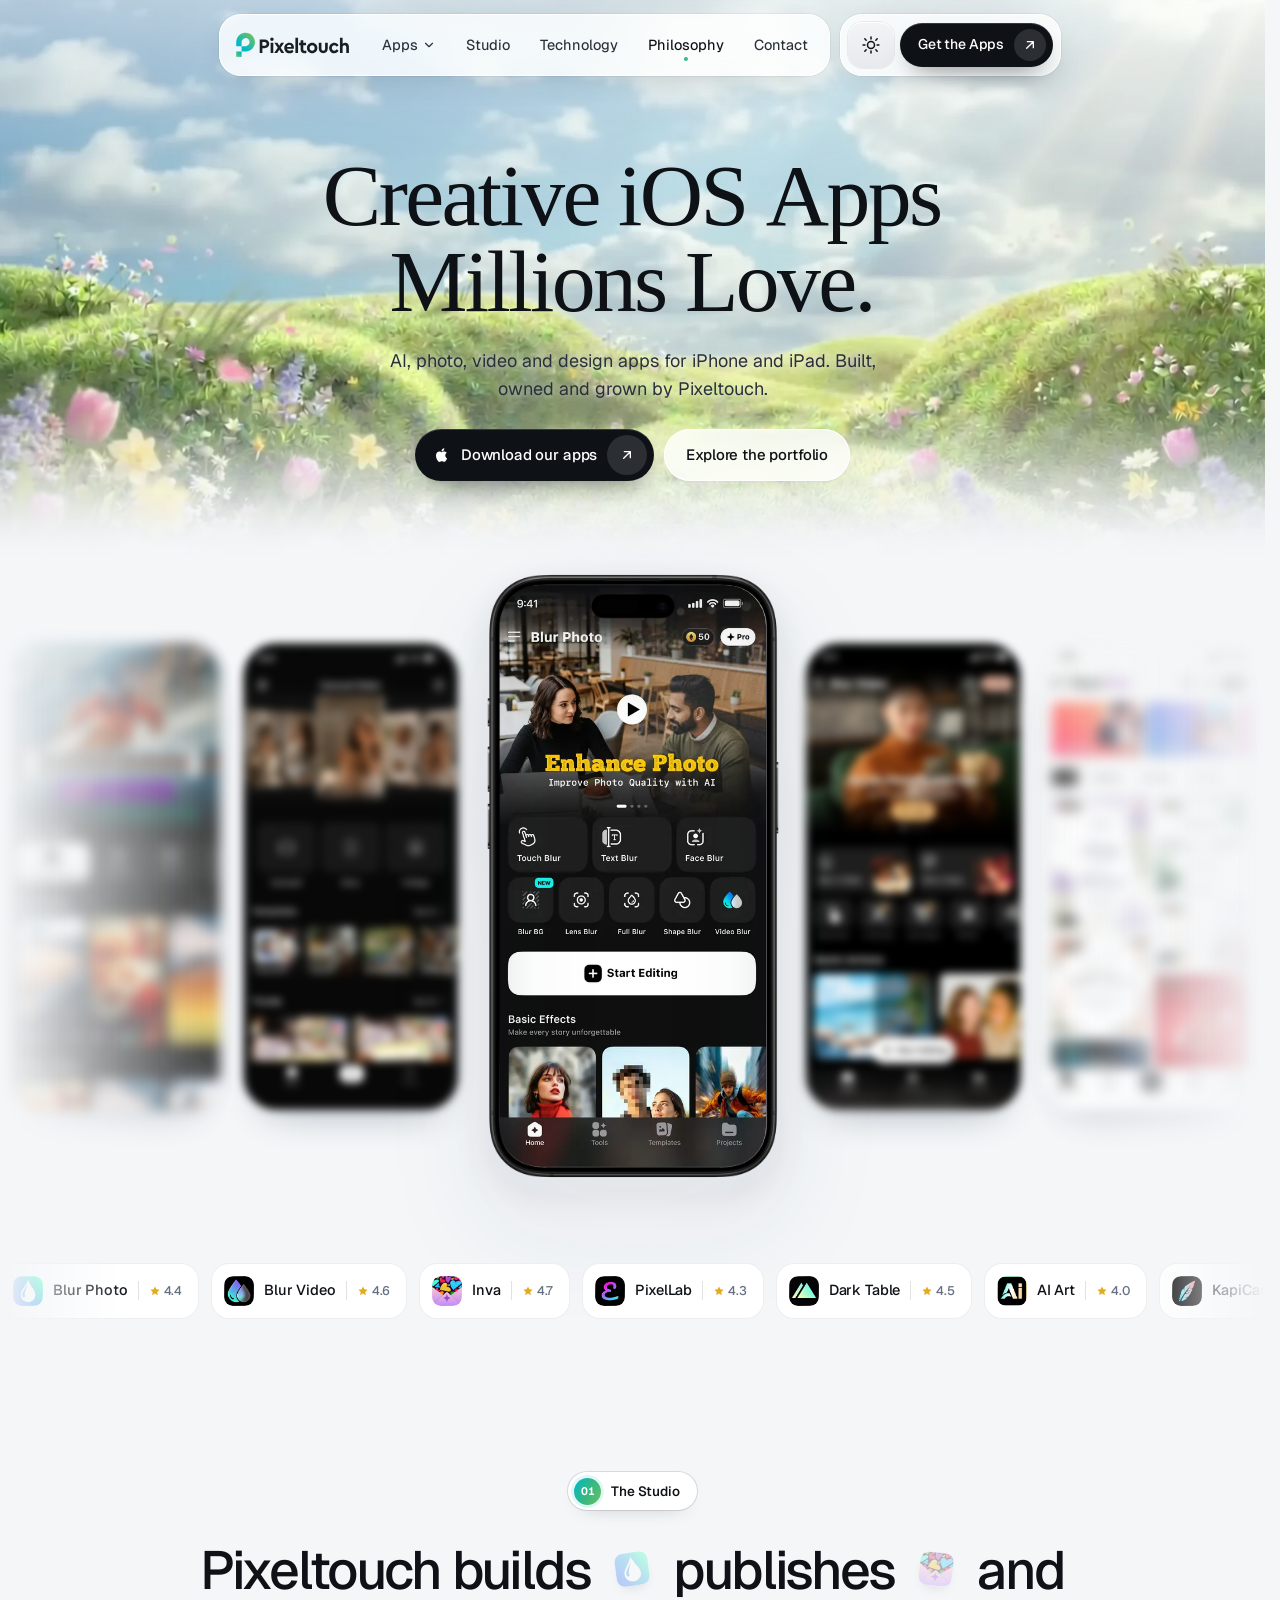
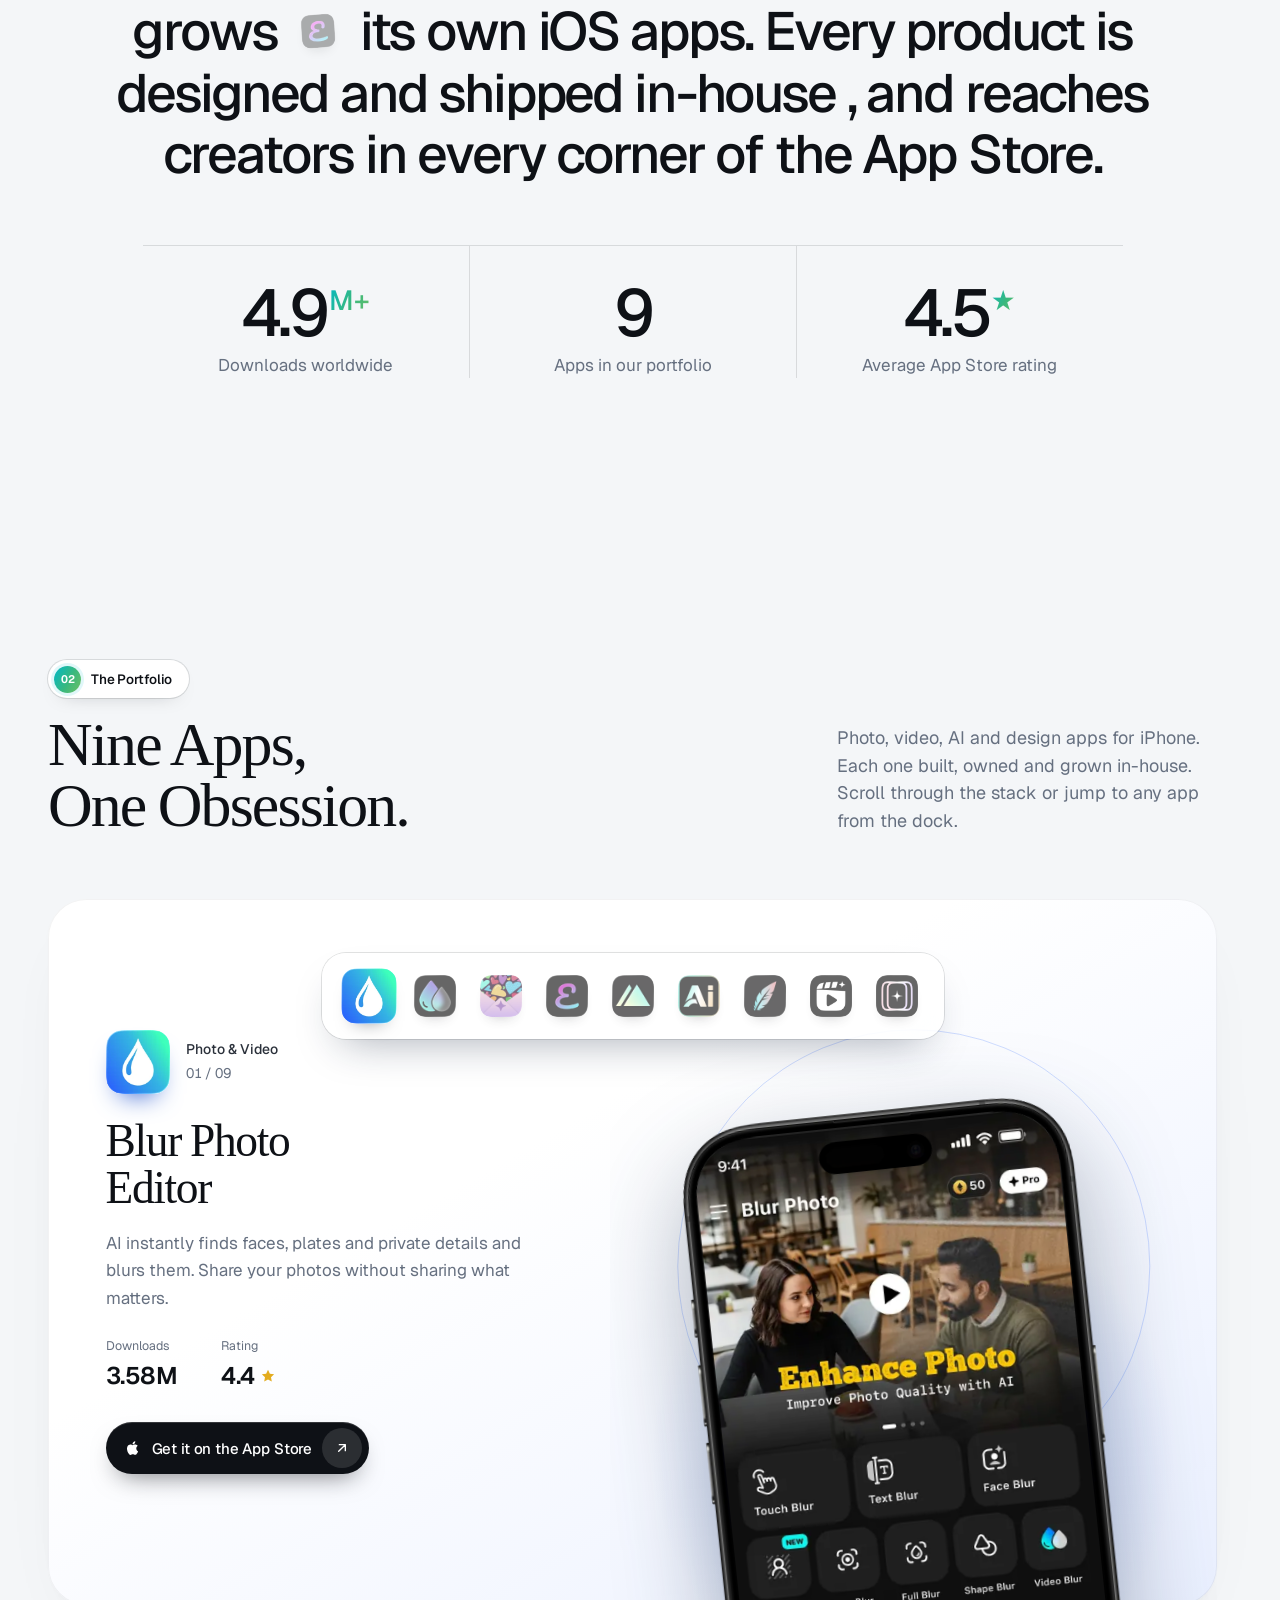
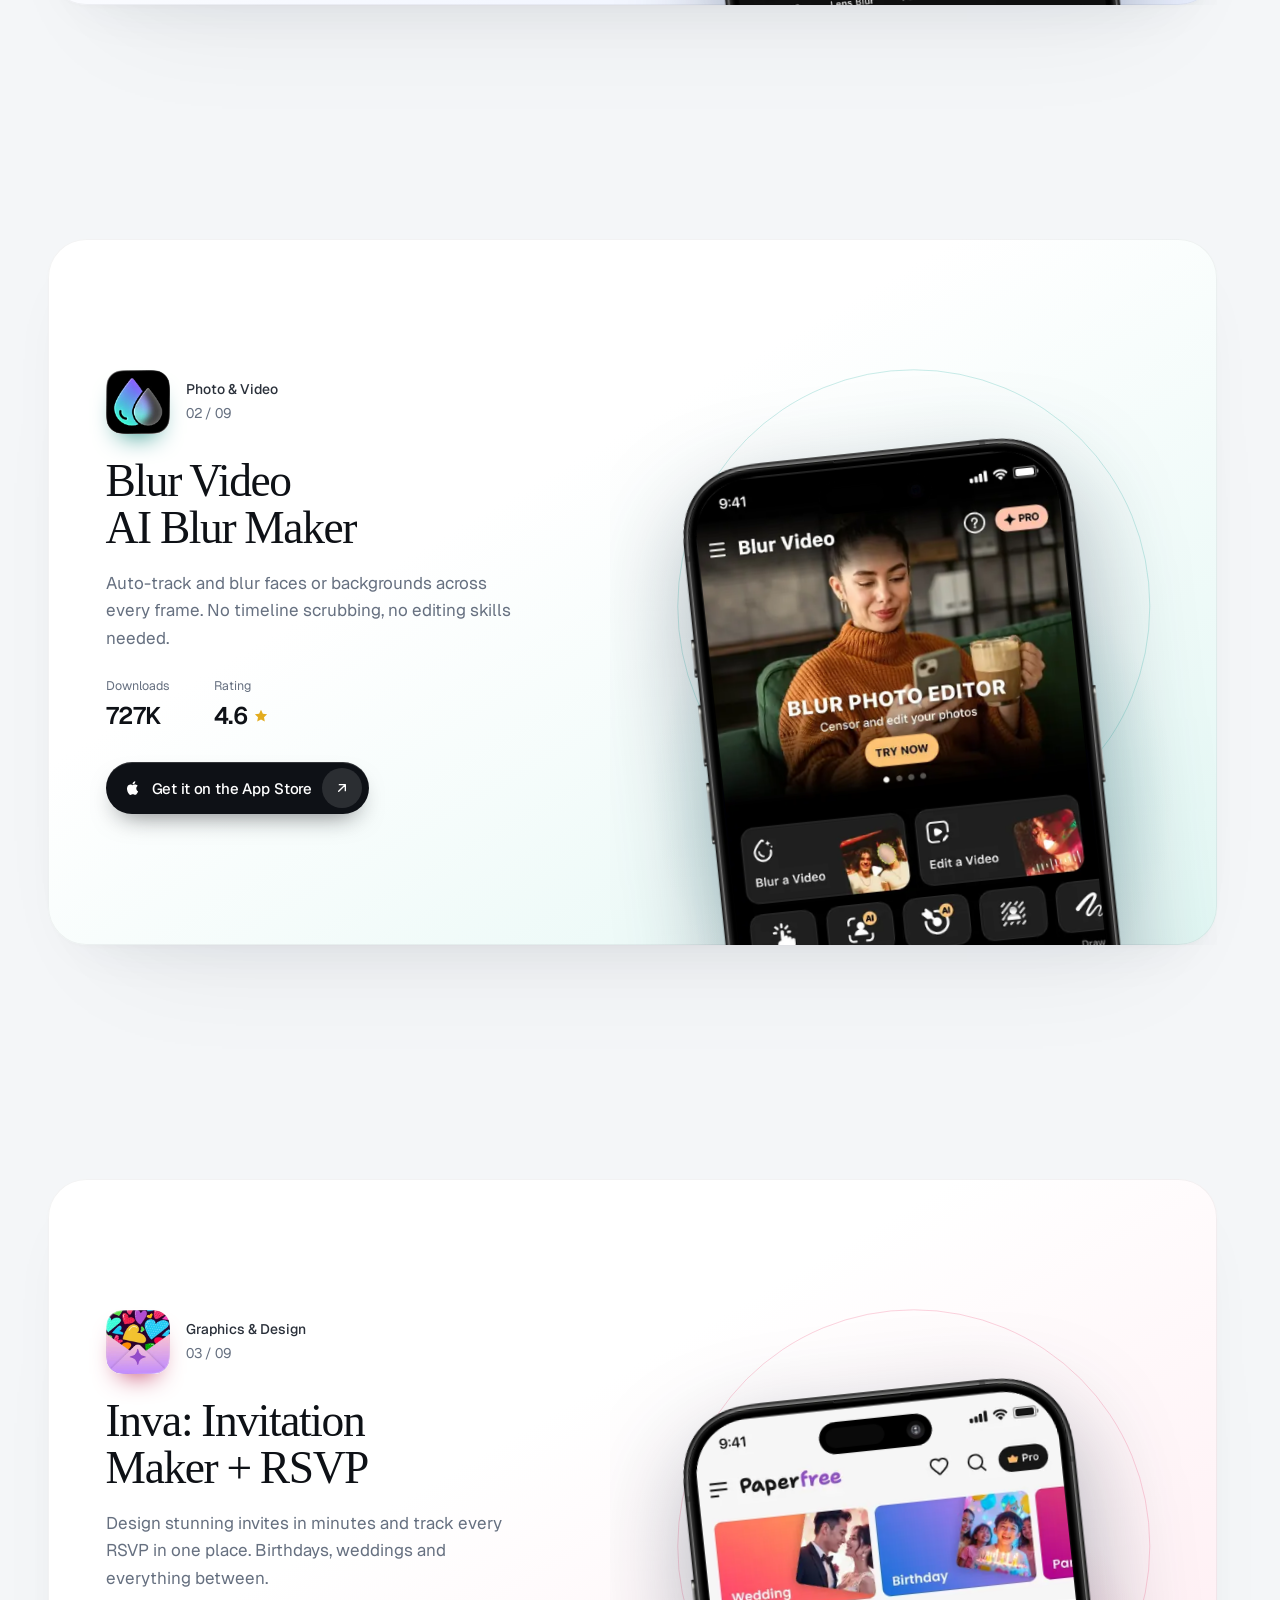
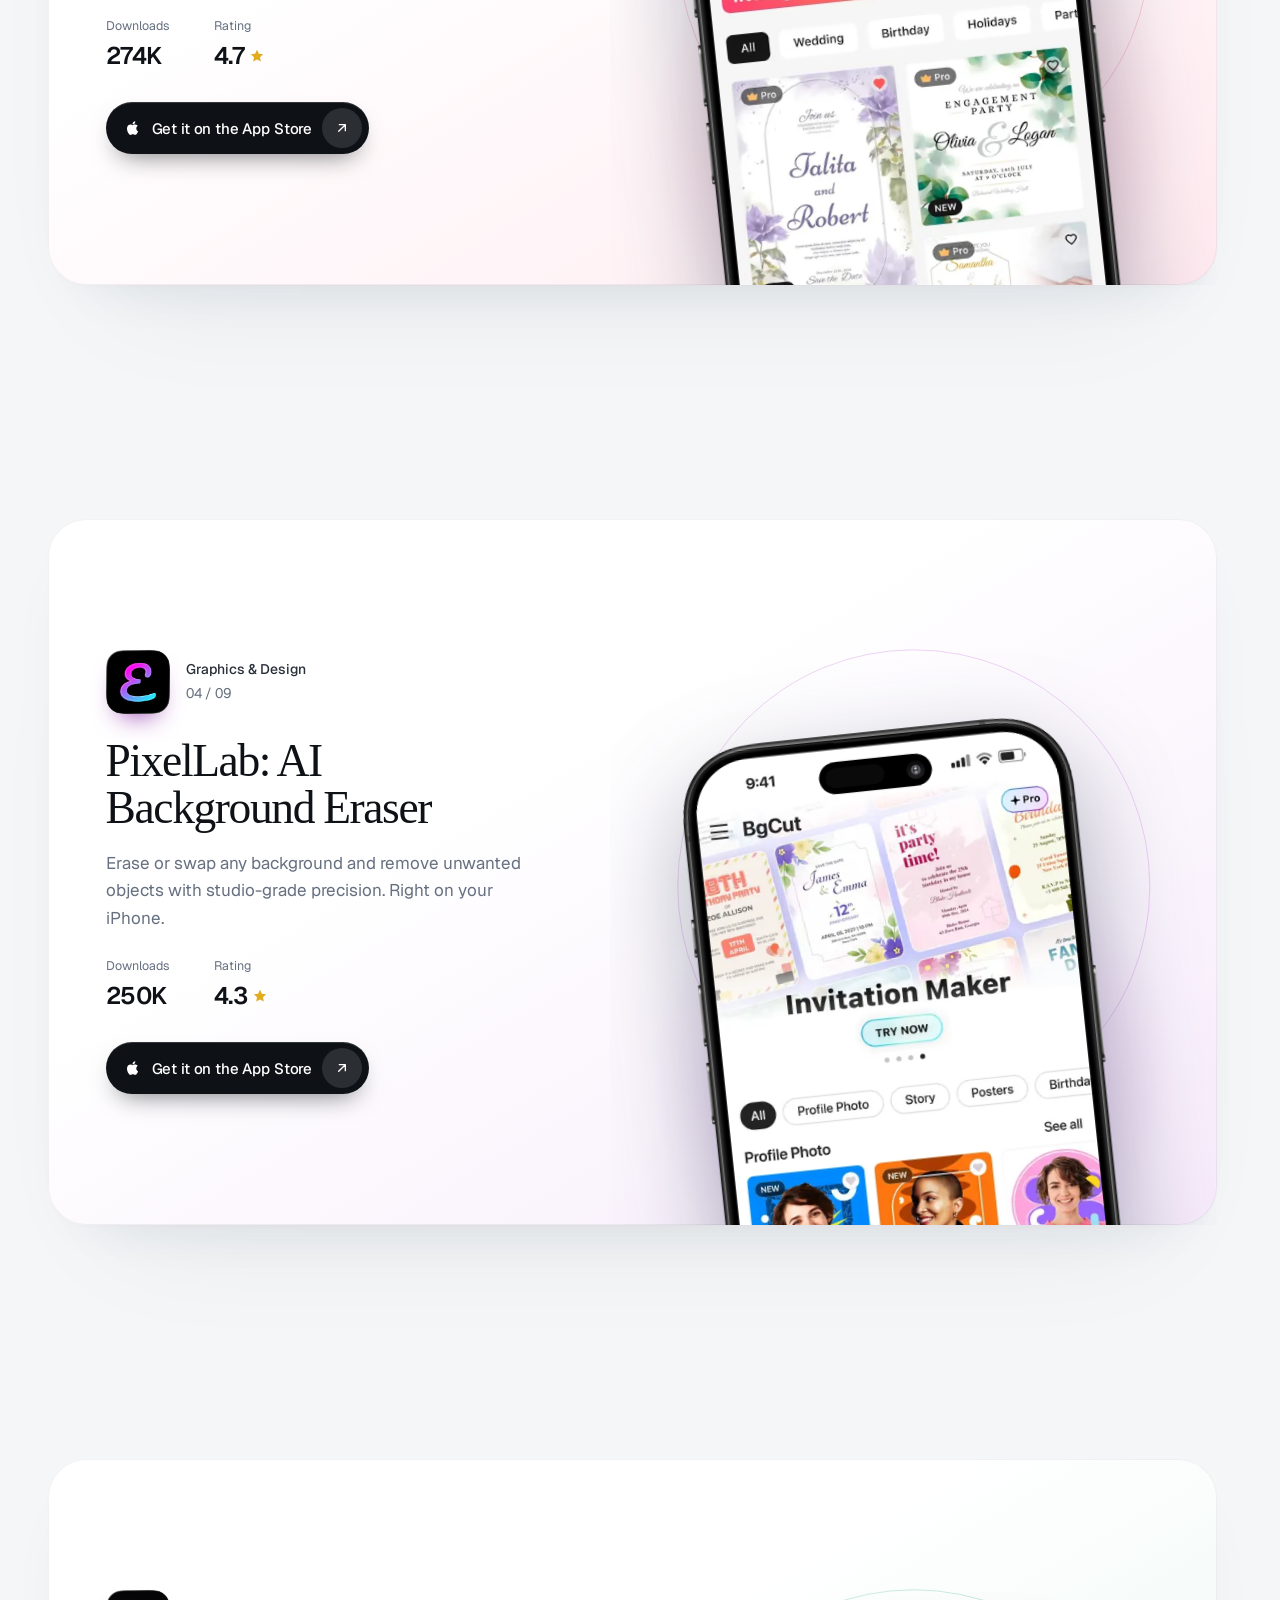
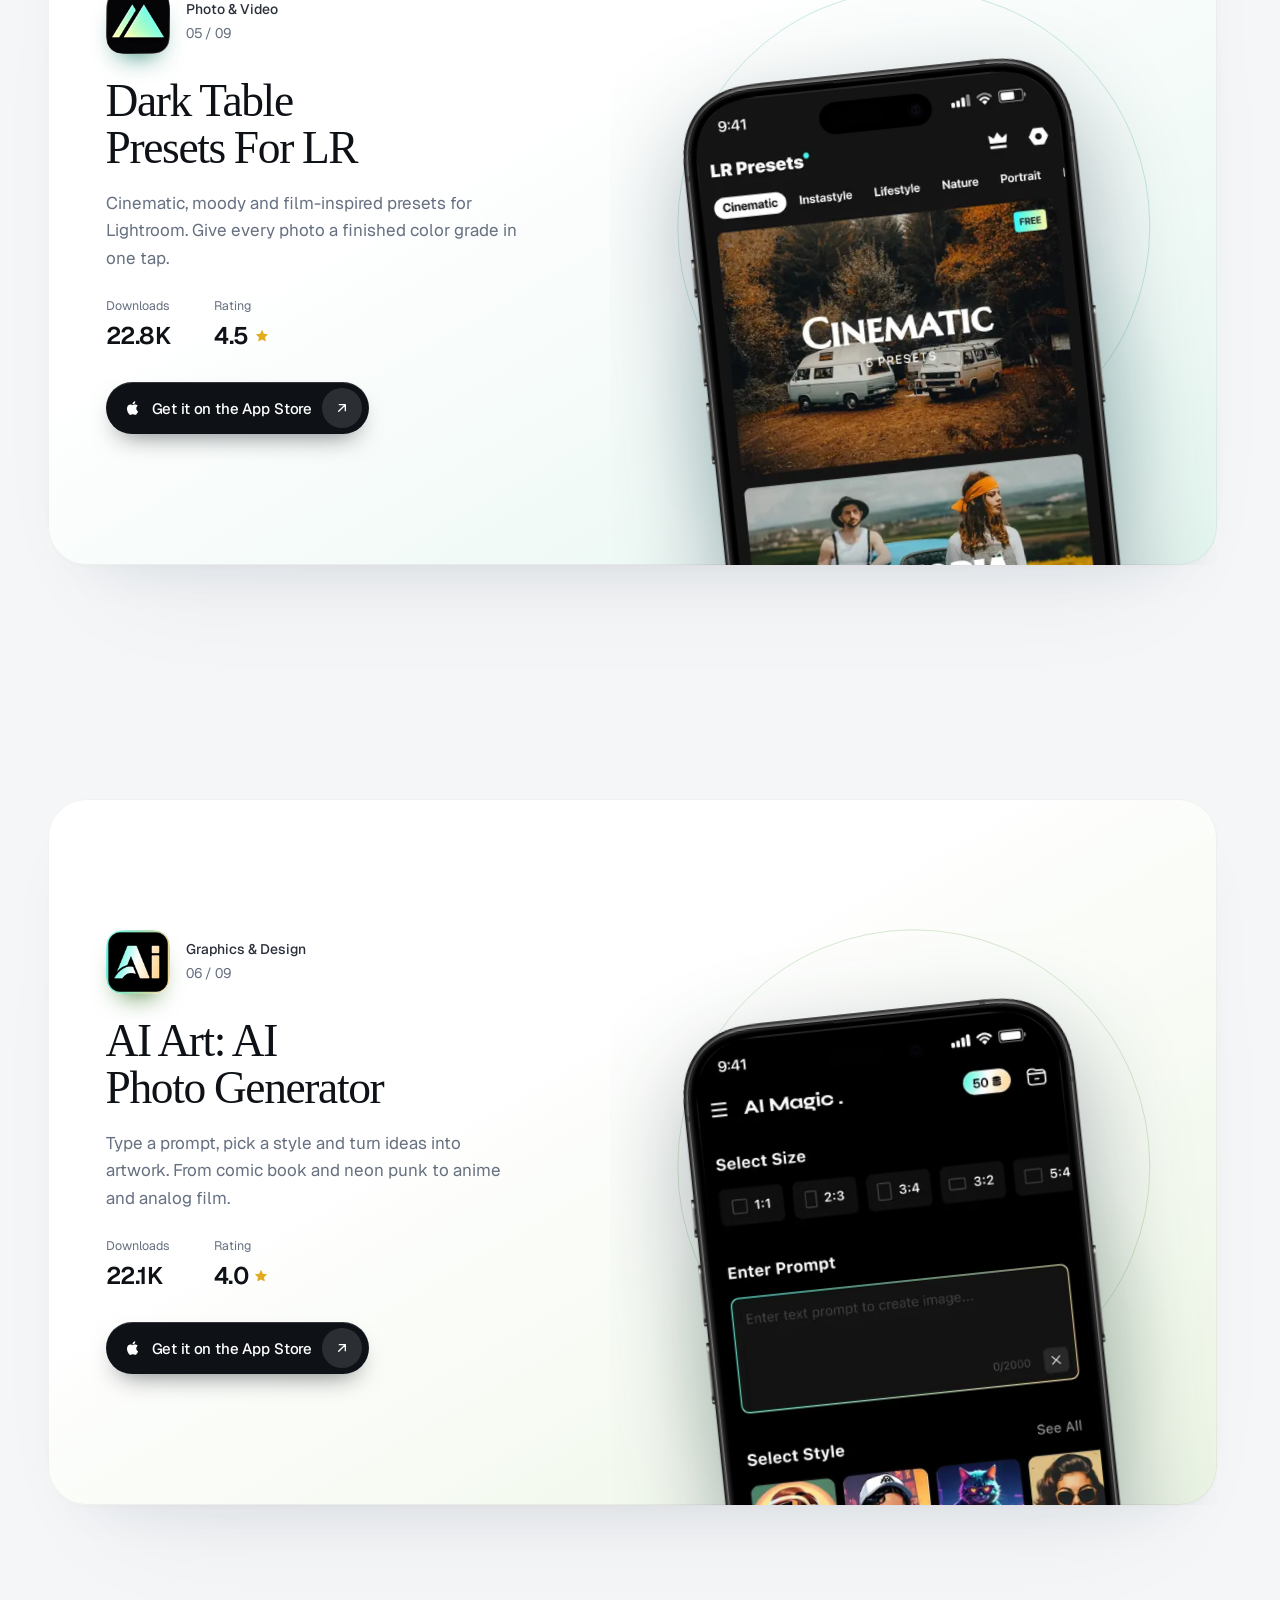
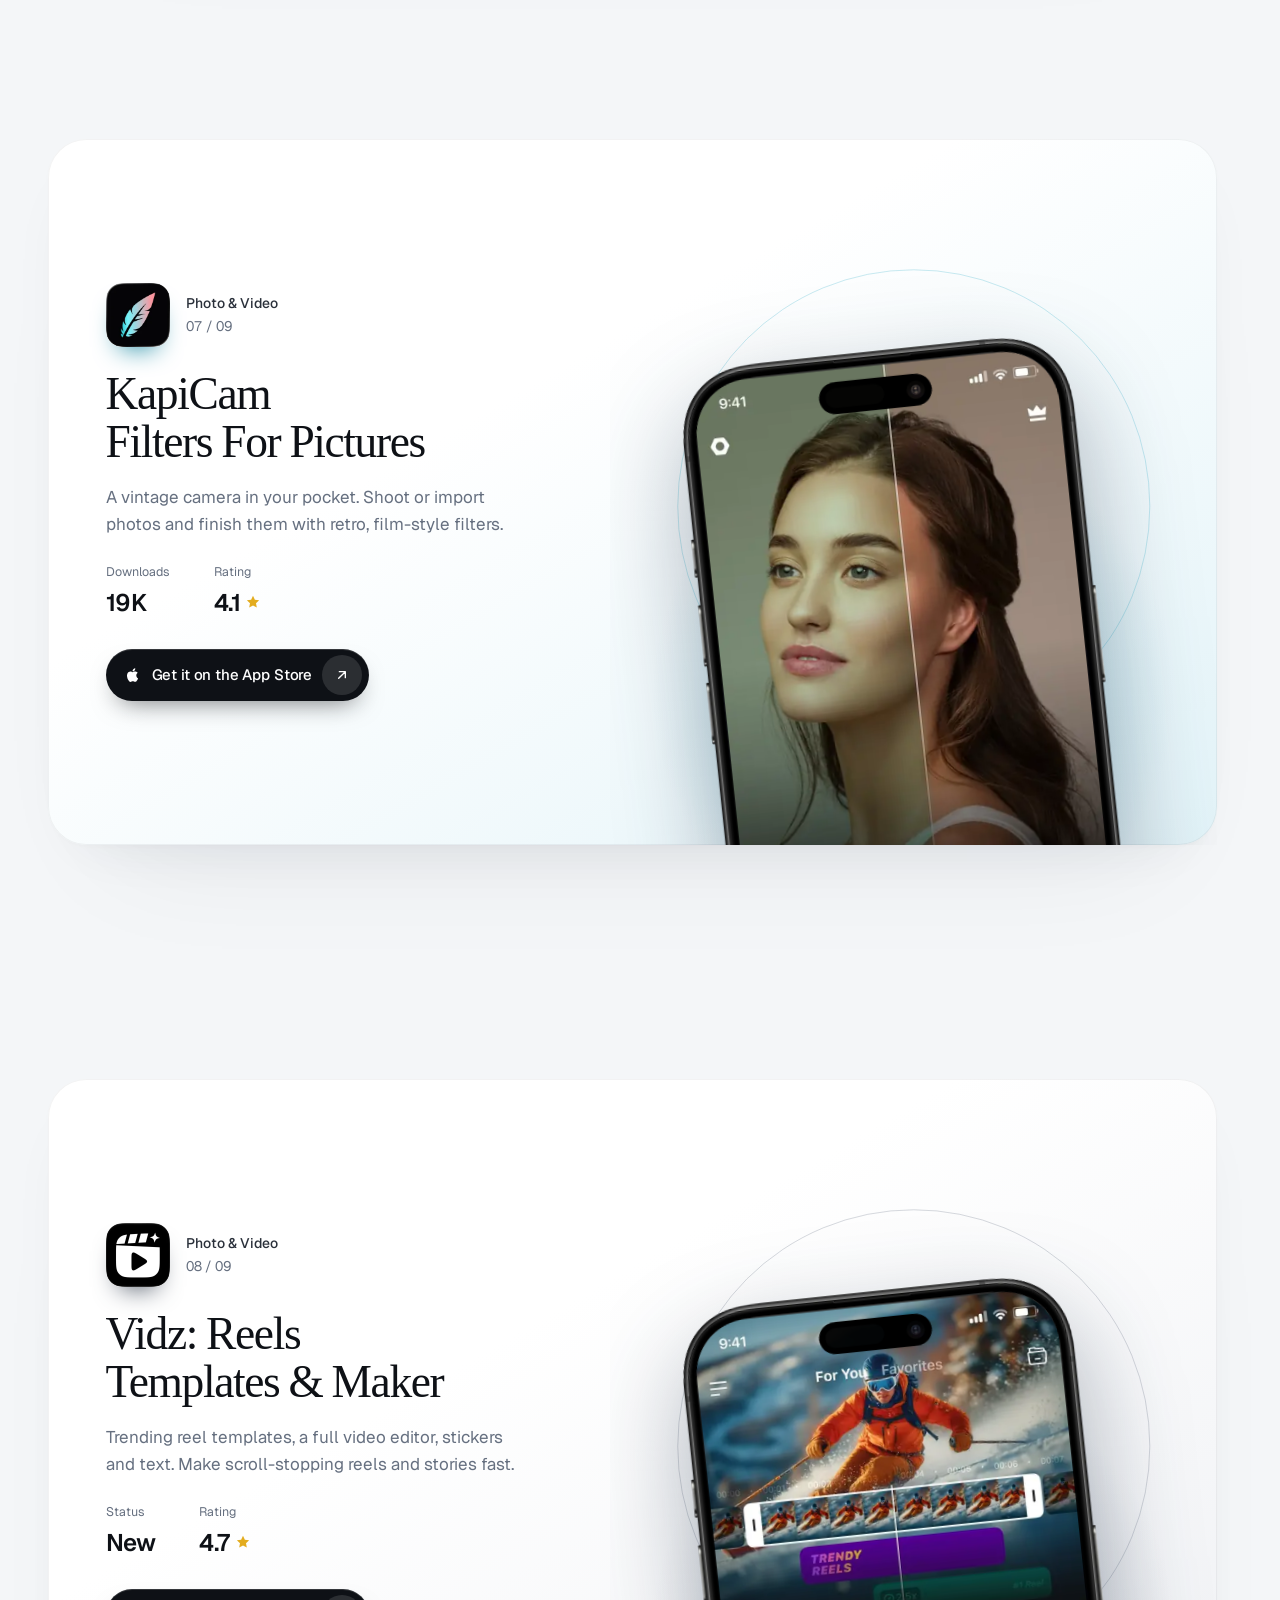
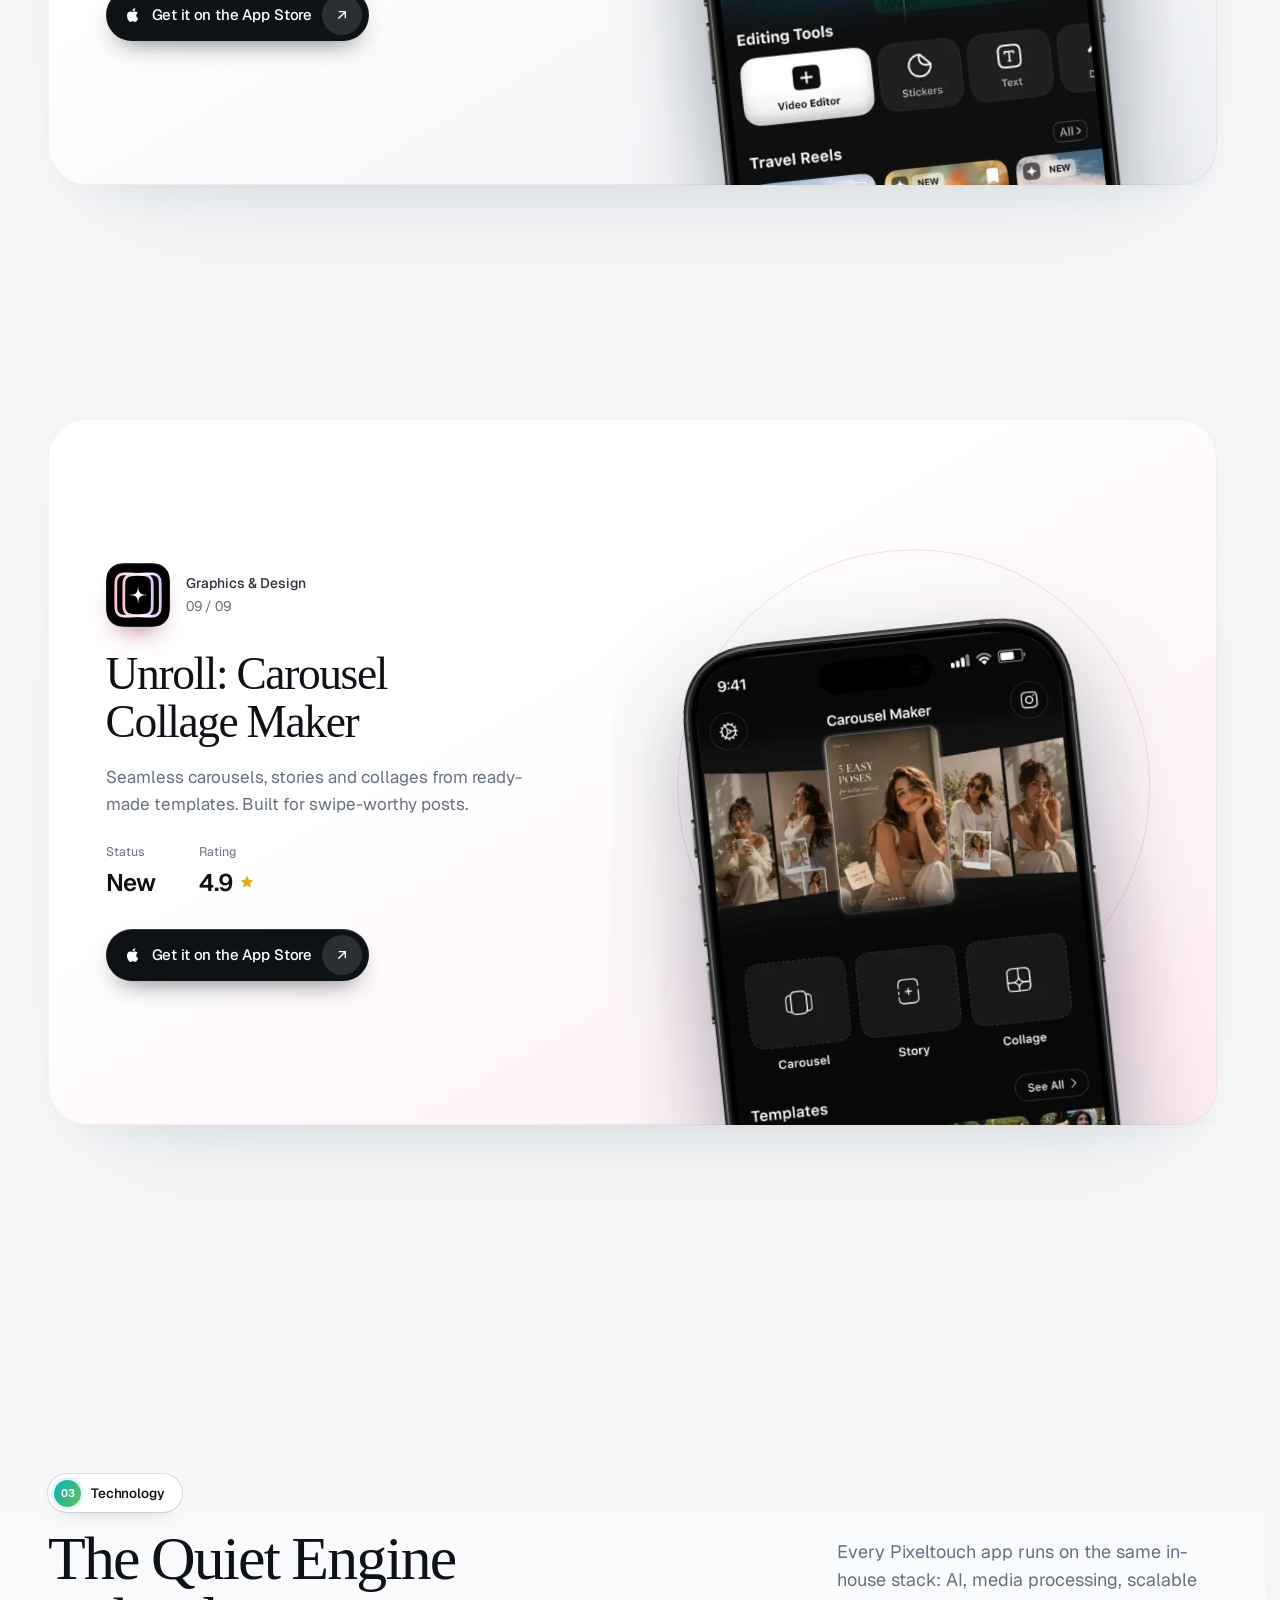
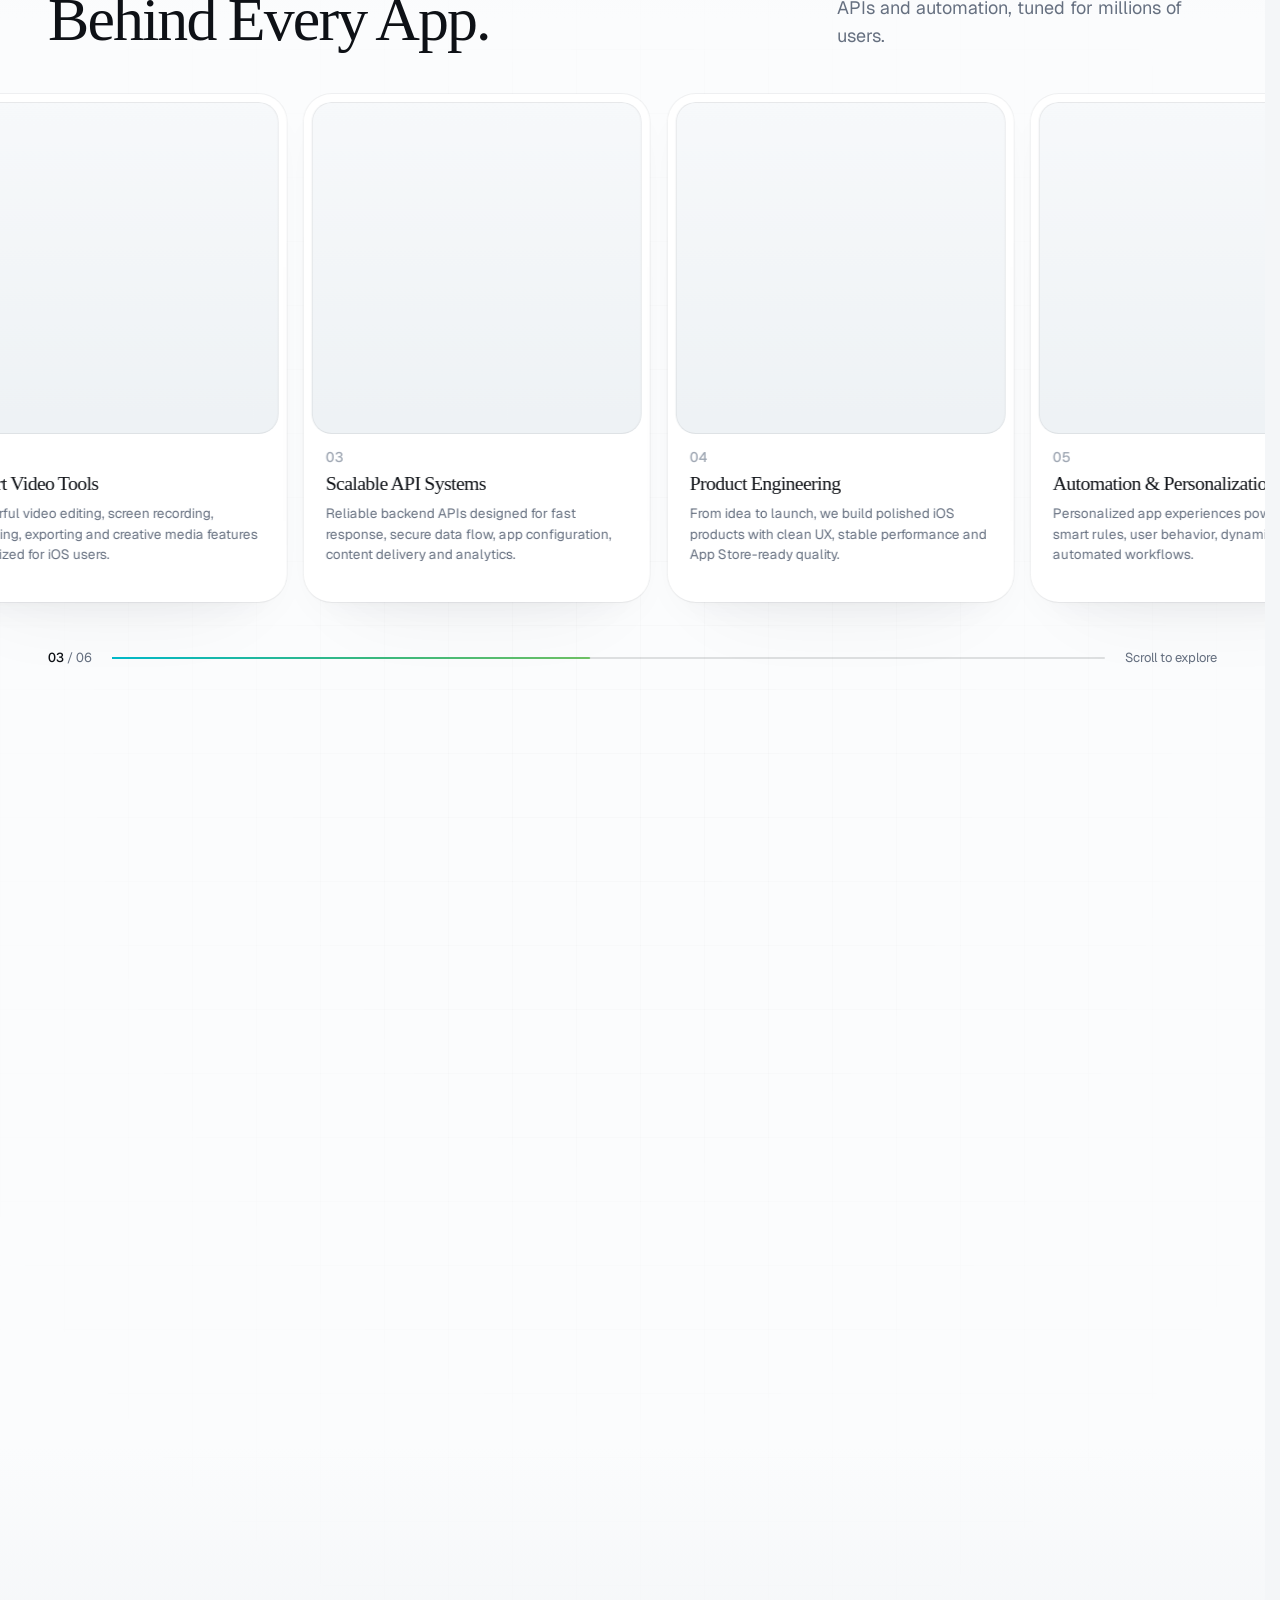
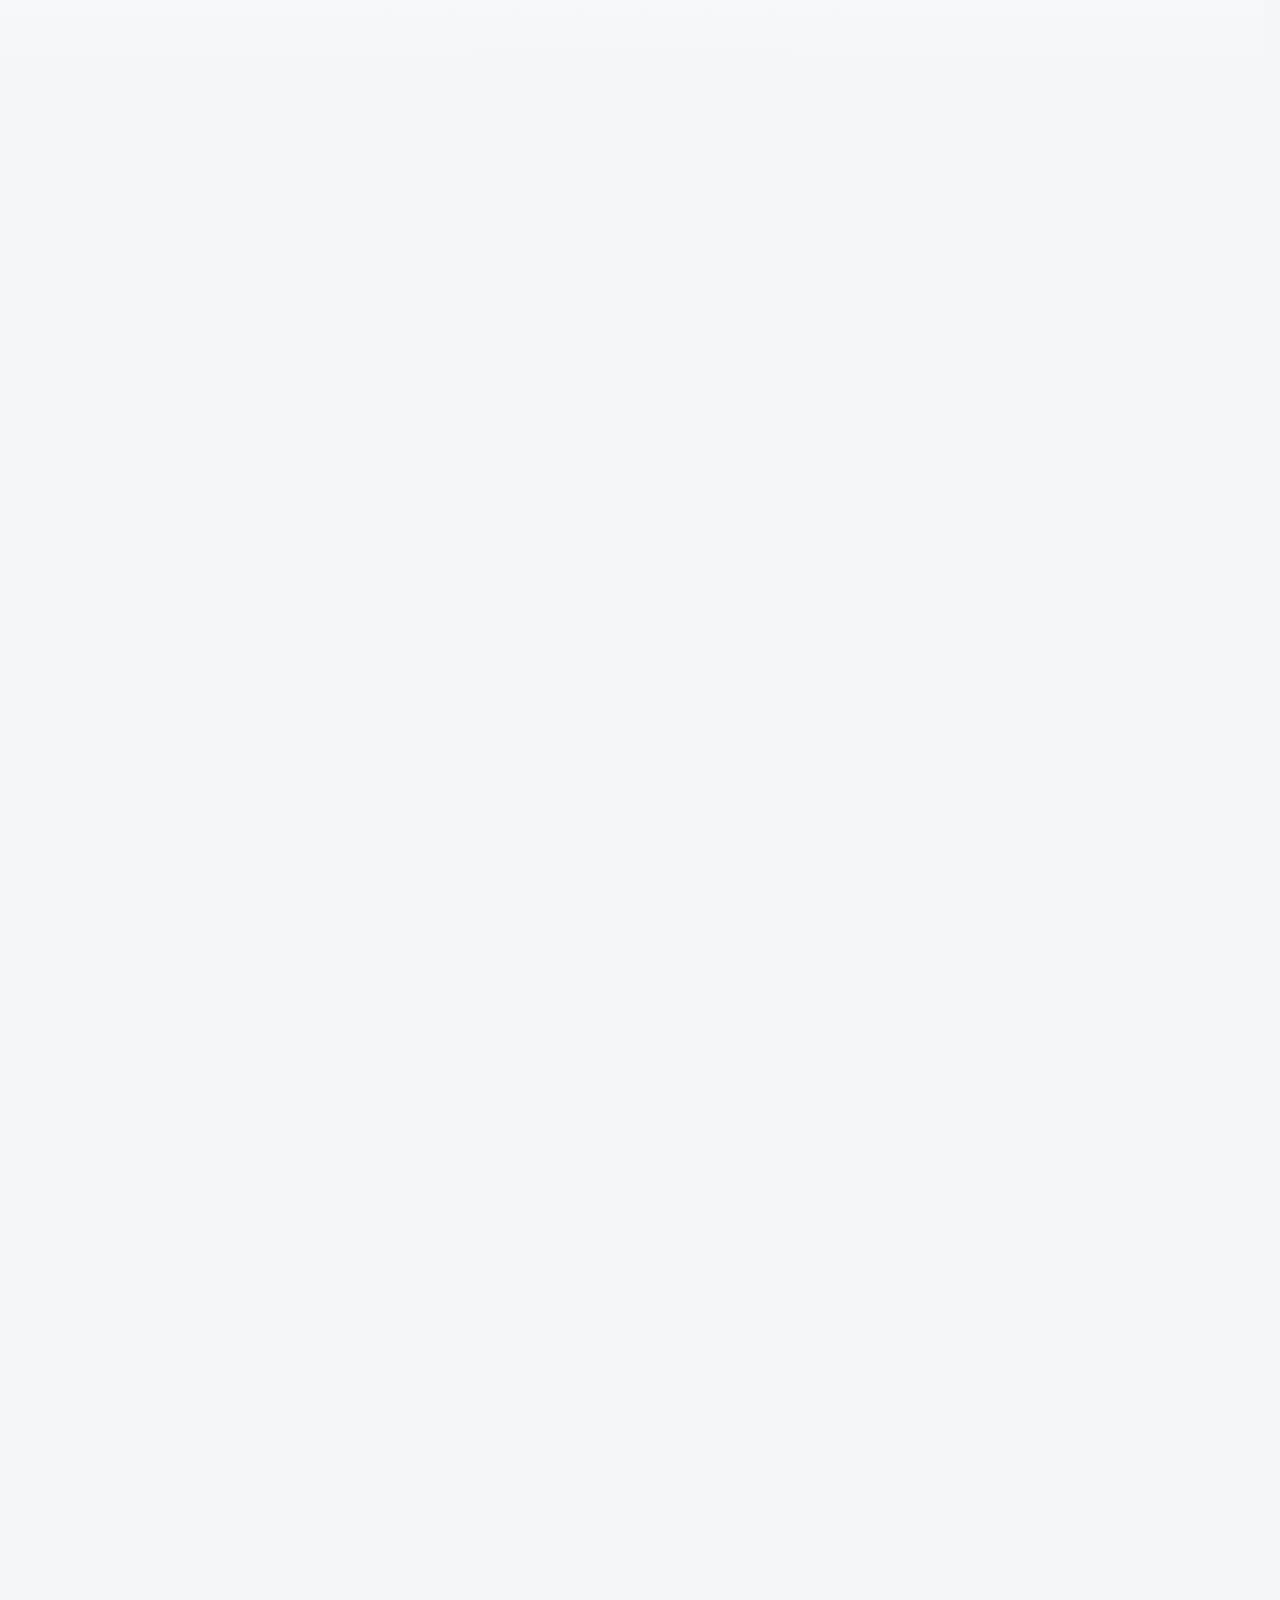
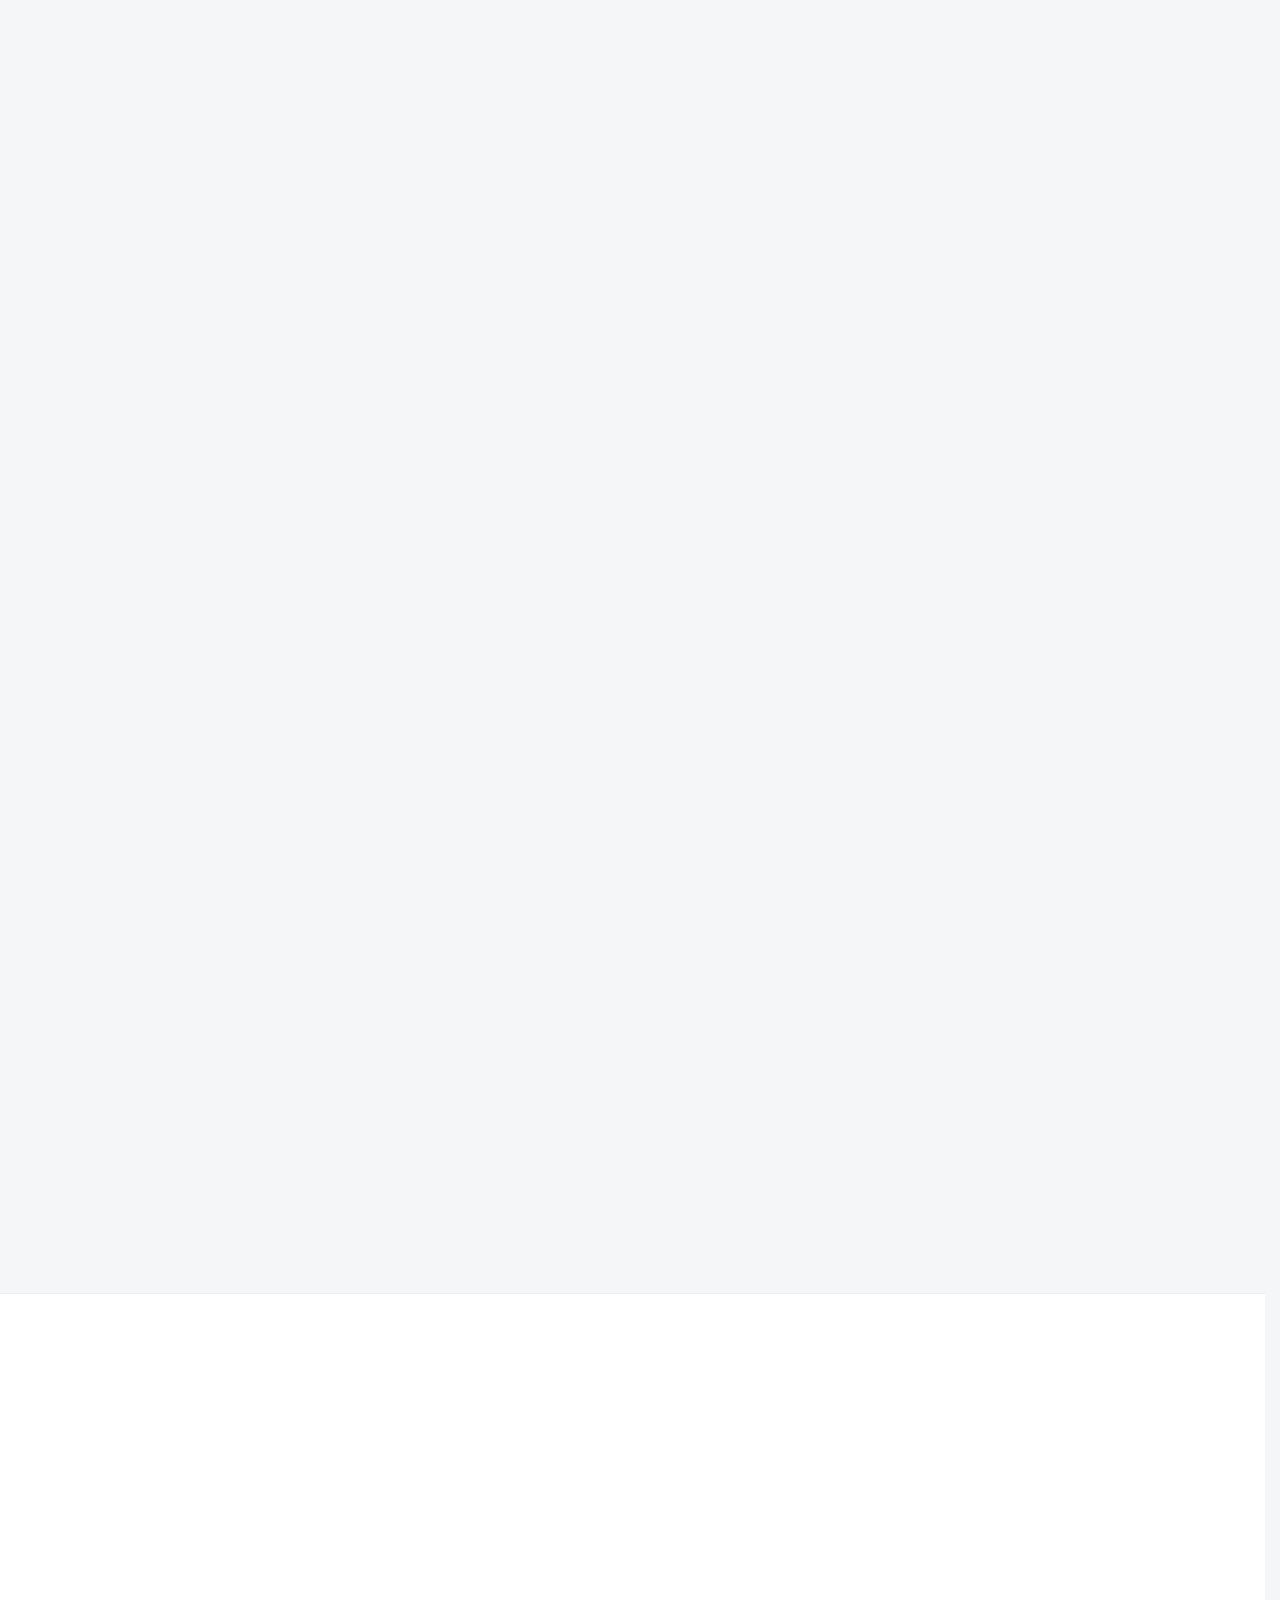
<file: index.html>
<!doctype html>
<html lang="en">
<head>
<meta charset="utf-8">
<meta name="viewport" content="width=device-width, initial-scale=1, viewport-fit=cover">
<title>Pixeltouch | Creative iOS Apps for AI, Photo &amp; Video</title>
<meta name="description" content="Pixeltouch is an independent iOS app studio. We build, own and grow AI, photo, video and design apps loved by 4.9M+ people on the App Store.">
<meta name="theme-color" content="#f4f6f8">
<link rel="canonical" href="https://pixeltouch-redesign.vercel.app/">
<meta name="robots" content="index,follow,max-image-preview:large">
<meta name="author" content="Pixeltouch">
<meta name="keywords" content="Pixeltouch, iOS apps, iPhone apps, AI photo editor, blur photo, blur video, invitation maker, background eraser, Lightroom presets, AI art generator">
<meta property="og:type" content="website">
<meta property="og:site_name" content="Pixeltouch">
<meta property="og:title" content="Pixeltouch | Creative iOS Apps for AI, Photo &amp; Video">
<meta property="og:description" content="An independent iOS app studio. Nine AI, photo, video and design apps loved by 4.9M+ people on the App Store.">
<meta property="og:url" content="https://pixeltouch-redesign.vercel.app/">
<meta property="og:image" content="https://pixeltouch-redesign.vercel.app/assets/og.jpg">
<meta property="og:image:width" content="1200"><meta property="og:image:height" content="630">
<meta property="og:image:alt" content="Pixeltouch creative iOS apps">
<meta name="twitter:card" content="summary_large_image">
<meta name="twitter:title" content="Pixeltouch | Creative iOS Apps for AI, Photo &amp; Video">
<meta name="twitter:description" content="Nine AI, photo, video and design apps for iPhone, loved by 4.9M+ people.">
<meta name="twitter:image" content="https://pixeltouch-redesign.vercel.app/assets/og.jpg">
<link rel="icon" href="/favicon.ico" sizes="48x48">
<link rel="icon" type="image/svg+xml" href="assets/brand/favicon.svg?v=2">
<link rel="icon" type="image/png" sizes="32x32" href="assets/brand/favicon-32.png?v=2">
<link rel="manifest" href="/site.webmanifest">
<link rel="apple-touch-icon" href="assets/brand/apple-touch-icon.png?v=2">
<link rel="preconnect" href="https://fonts.googleapis.com">
<link rel="preconnect" href="https://fonts.gstatic.com" crossorigin>
<link rel="preload" as="style" href="https://fonts.googleapis.com/css2?family=Geist:wght@300..700&display=swap">
<link href="https://fonts.googleapis.com/css2?family=Geist:wght@300..700&display=swap" rel="stylesheet" media="print" onload="this.media='all'">
<noscript><link href="https://fonts.googleapis.com/css2?family=Geist:wght@300..700&display=swap" rel="stylesheet"></noscript>
<link rel="preload" as="image" href="assets/hero-poster.webp?v=5" imagesrcset="assets/hero-poster-sm.webp?v=5 960w, assets/hero-poster.webp?v=5 1920w" imagesizes="100vw" fetchpriority="high">
<link rel="preload" as="script" href="assets/vendor/lenis.min.js">
<link rel="stylesheet" href="styles.min.css?v=c11059af">
<script type="application/ld+json">{"@context":"https://schema.org","@graph":[{"@type":"Organization","@id":"https://pixeltouch-redesign.vercel.app/#org","name":"Pixeltouch","url":"https://pixeltouch-redesign.vercel.app/","logo":"https://pixeltouch-redesign.vercel.app/assets/brand/apple-touch-icon.png","sameAs":["https://apps.apple.com/us/developer/sohel-ibna-saad/id1374788998"]},{"@type":"WebSite","@id":"https://pixeltouch-redesign.vercel.app/#site","url":"https://pixeltouch-redesign.vercel.app/","name":"Pixeltouch","publisher":{"@id":"https://pixeltouch-redesign.vercel.app/#org"}},{"@type":"ItemList","name":"Pixeltouch iOS apps","itemListElement":[{"@type":"ListItem","position":1,"item":{"@type":"MobileApplication","name":"Blur Photo Editor","operatingSystem":"iOS","applicationCategory":"PhotographyApplication","url":"https://apps.apple.com/us/app/blur-photo-editor/id1048928936","description":"AI instantly finds faces, plates and private details and blurs them. Share your photos without sharing what matters.","image":"https://pixeltouch-redesign.vercel.app/assets/icons/blur-photo.webp","offers":{"@type":"Offer","price":"0","priceCurrency":"USD"},"author":{"@id":"https://pixeltouch-redesign.vercel.app/#org"}}},{"@type":"ListItem","position":2,"item":{"@type":"MobileApplication","name":"Blur Video - AI Blur Maker","operatingSystem":"iOS","applicationCategory":"PhotographyApplication","url":"https://apps.apple.com/us/app/blur-video-ai-blur-maker/id1584936889","description":"Auto-track and blur faces or backgrounds across every frame. No timeline scrubbing, no editing skills needed.","image":"https://pixeltouch-redesign.vercel.app/assets/icons/blur-video.webp","offers":{"@type":"Offer","price":"0","priceCurrency":"USD"},"author":{"@id":"https://pixeltouch-redesign.vercel.app/#org"}}},{"@type":"ListItem","position":3,"item":{"@type":"MobileApplication","name":"Inva: Invitation Maker + RSVP","operatingSystem":"iOS","applicationCategory":"DesignApplication","url":"https://apps.apple.com/us/app/inva-invitation-maker-rsvp/id6480167793","description":"Design stunning invites in minutes and track every RSVP in one place. Birthdays, weddings and everything between.","image":"https://pixeltouch-redesign.vercel.app/assets/icons/inva.webp","offers":{"@type":"Offer","price":"0","priceCurrency":"USD"},"author":{"@id":"https://pixeltouch-redesign.vercel.app/#org"}}},{"@type":"ListItem","position":4,"item":{"@type":"MobileApplication","name":"PixelLab: AI Background Eraser","operatingSystem":"iOS","applicationCategory":"DesignApplication","url":"https://apps.apple.com/us/app/pixellab-ai-background-eraser/id6444919134","description":"Erase or swap any background and remove unwanted objects with studio-grade precision. Right on your iPhone.","image":"https://pixeltouch-redesign.vercel.app/assets/icons/pixellab.webp","offers":{"@type":"Offer","price":"0","priceCurrency":"USD"},"author":{"@id":"https://pixeltouch-redesign.vercel.app/#org"}}},{"@type":"ListItem","position":5,"item":{"@type":"MobileApplication","name":"Dark Table - Presets for LR","operatingSystem":"iOS","applicationCategory":"PhotographyApplication","url":"https://apps.apple.com/us/app/dark-table-presets-for-lr/id6475762278","description":"Cinematic, moody and film-inspired presets for Lightroom. Give every photo a finished color grade in one tap.","image":"https://pixeltouch-redesign.vercel.app/assets/icons/darktable.webp","offers":{"@type":"Offer","price":"0","priceCurrency":"USD"},"author":{"@id":"https://pixeltouch-redesign.vercel.app/#org"}}},{"@type":"ListItem","position":6,"item":{"@type":"MobileApplication","name":"AI Art: AI Photo Generator","operatingSystem":"iOS","applicationCategory":"DesignApplication","url":"https://apps.apple.com/us/app/ai-art-ai-photo-generator/id6648780165","description":"Type a prompt, pick a style and turn ideas into artwork. From comic book and neon punk to anime and analog film.","image":"https://pixeltouch-redesign.vercel.app/assets/icons/aiart.webp","offers":{"@type":"Offer","price":"0","priceCurrency":"USD"},"author":{"@id":"https://pixeltouch-redesign.vercel.app/#org"}}},{"@type":"ListItem","position":7,"item":{"@type":"MobileApplication","name":"KapiCam - Filters for Pictures","operatingSystem":"iOS","applicationCategory":"PhotographyApplication","url":"https://apps.apple.com/us/app/kapicam-filters-for-pictures/id6470743421","description":"A vintage camera in your pocket. Shoot or import photos and finish them with retro, film-style filters.","image":"https://pixeltouch-redesign.vercel.app/assets/icons/kapicam.webp","offers":{"@type":"Offer","price":"0","priceCurrency":"USD"},"author":{"@id":"https://pixeltouch-redesign.vercel.app/#org"}}},{"@type":"ListItem","position":8,"item":{"@type":"MobileApplication","name":"Vidz: Reels Templates & Maker","operatingSystem":"iOS","applicationCategory":"PhotographyApplication","url":"https://apps.apple.com/us/app/vidz-reels-templates-maker/id6761429100","description":"Trending reel templates, a full video editor, stickers and text. Make scroll-stopping reels and stories fast.","image":"https://pixeltouch-redesign.vercel.app/assets/icons/vidz.webp","offers":{"@type":"Offer","price":"0","priceCurrency":"USD"},"author":{"@id":"https://pixeltouch-redesign.vercel.app/#org"}}},{"@type":"ListItem","position":9,"item":{"@type":"MobileApplication","name":"Unroll: Carousel Collage Maker","operatingSystem":"iOS","applicationCategory":"DesignApplication","url":"https://apps.apple.com/us/app/unroll-carousel-collage-maker/id6807681510","description":"Seamless carousels, stories and collages from ready-made templates. Built for swipe-worthy posts.","image":"https://pixeltouch-redesign.vercel.app/assets/icons/unroll.webp","offers":{"@type":"Offer","price":"0","priceCurrency":"USD"},"author":{"@id":"https://pixeltouch-redesign.vercel.app/#org"}}}]}]}</script>
<script>document.documentElement.classList.add('js');if('scrollRestoration' in history)history.scrollRestoration='manual';try{var t=sessionStorage.getItem('pt-theme');if(t==='dark'){document.documentElement.dataset.theme='dark';document.querySelector('meta[name=theme-color]').content='#0a0c0f'}}catch(e){}</script>
</head>
<body>
<div class="loader" id="loader" role="status" aria-live="polite" aria-label="Loading Pixeltouch">
  <div class="loader__stage">
    <span class="loader__word" lang="en">hello</span><span class="loader__word" lang="bn">হ্যালো</span><span class="loader__word" lang="ja">こんにちは</span>
    <span class="loader__word" lang="zh">你好</span><span class="loader__word" lang="ar" dir="rtl">مرحبا</span><span class="loader__word" lang="es">hola</span>
    <span class="loader__word" lang="ru">привет</span><span class="loader__word" lang="fr">bonjour</span><span class="loader__word" lang="it">ciao</span>
  </div>
  <div class="loader__bar"><i id="loaderBar"></i></div>
</div>
<script>
/* Loader: "hello" in 9 languages, cycling until the page is ready */
(function () {
  var root = document.documentElement, el = document.getElementById('loader');
  var reduce = matchMedia('(prefers-reduced-motion: reduce)').matches;
  if (reduce) { root.classList.add('loader-off'); el.remove(); window.__loaderDone = Promise.resolve(); return; }
  root.classList.add('is-loading');
  // block scrolling through the loader itself (no overflow toggle on <html>, which resizes the mobile viewport when removed)
  var stopScroll = function (e) { e.preventDefault(); };
  el.addEventListener('touchmove', stopScroll, { passive: false });
  el.addEventListener('wheel', stopScroll, { passive: false });
  var words = el.querySelectorAll('.loader__word'), i = 0, t0 = performance.now(), ready = false, done;
  window.__loaderDone = new Promise(function (r) { done = r; });
  words[0].classList.add('is-on');
  var STEP = 200, MIN = 1400, MAX = 4000;
  var tick = setInterval(function () {
    words[i].classList.remove('is-on'); words[i].classList.add('is-off');
    var prev = words[i]; setTimeout(function () { prev.classList.remove('is-off'); }, 220);
    i = (i + 1) % words.length; words[i].classList.add('is-on');
    var el2 = performance.now() - t0;
    document.getElementById('loaderBar').style.transform = 'scaleX(' + Math.min(1, ready ? 1 : el2 / MIN * .85) + ')';
    if ((ready && el2 > MIN && i === 0) || el2 > MAX) finish();
  }, STEP);
  function finish() {
    clearInterval(tick);
    document.getElementById('loaderBar').style.transform = 'scaleX(1)';
    // fade the loader only; the page underneath doesn't move (scroll unlock happens after it's gone)
    el.classList.add('is-leaving');
    setTimeout(done, 300);
    setTimeout(function () { el.remove(); root.classList.remove('is-loading'); }, 950);
  }
  // ready = DOM parsed + web font in (no need to wait for every image/video byte)
  var markReady = function () { (document.fonts && document.fonts.ready || Promise.resolve()).then(function () { ready = true; }); };
  if (document.readyState !== 'loading') markReady(); else document.addEventListener('DOMContentLoaded', markReady);
  addEventListener('load', function () { ready = true; });
})();
</script>
<a class="skip" href="#main">Skip to content</a>
<div class="progress" aria-hidden="true"><i id="progress"></i></div>

<!-- ================= HEADER ================= -->
<header class="hdr" id="hdr">
  <div class="hdr__inner">
    <nav class="pill pill--nav" aria-label="Primary">
      <a class="brand" href="#top" aria-label="Pixeltouch home"><svg class="logo" viewBox="8 1 177 40" role="img" aria-label="Pixeltouch"><defs><linearGradient id="ptAh" gradientUnits="userSpaceOnUse" x1="10.12" y1="39.49" x2="17.89" y2="30.77"><stop offset="0" stop-color="#6EC064"/><stop offset=".84" stop-color="#00B8C9"/></linearGradient><linearGradient id="ptBh" gradientUnits="userSpaceOnUse" x1="34.45" y1="5.43" x2="15.04" y2="26.8"><stop offset="0" stop-color="#6EC064"/><stop offset=".84" stop-color="#00B8C9"/></linearGradient></defs><g class="logo__mark"><rect x="9.87" y="30.99" width="8.27" height="8.27" fill="url(#ptAh)"/><path fill="url(#ptBh)" d="M24.31,2.12 c-5.76,0-10.74,3.42-13.09,8.37c-0.78,1.69-1.27,3.55-1.34,5.53v6.77h8.2v8.24h6.25v-0.01c0.25,0,0.5,0,0.71-0.03 c0.42,0,0.85-0.07,1.24-0.13c3.19-0.42,6.06-1.92,8.24-4.07c2.6-2.6,4.23-6.22,4.23-10.22C38.76,8.63,32.28,2.12,24.31,2.12z M24.34,22.75L24.34,22.75l-6.22,0V16.5c0-0.2,0.03-0.33,0.07-0.49c0.23-2.86,2.47-5.14,5.27-5.53c0.29-0.07,0.55-0.07,0.85-0.07 c3.42,0,6.18,2.77,6.18,6.15C30.49,19.97,27.78,22.73,24.34,22.75z"/></g><g class="logo__word" fill="currentColor"><path d="M46.03,12.52h7.51c4.18,0,7.21,2.71,7.21,6.7c0,3.96-3.03,6.73-7.21,6.73h-3.42v7.33h-4.09V12.52z M53.53,22.24c1.91,0,3.03-1.23,3.03-3.02c0-1.76-1.18-2.96-3.03-2.96h-3.42v5.98H53.53z"/><path d="M64.85,9.41c1.45,0,2.63,1.13,2.63,2.64c0,1.48-1.18,2.61-2.63,2.61c-1.45,0-2.6-1.13-2.6-2.61 C62.25,10.54,63.4,9.41,64.85,9.41z M62.82,17.71h4.09v15.57h-4.09V17.71z"/><path d="M79.29,33.29l-3.21-4.97l-3.24,4.97h-4.57l5.48-8.02l-5.12-7.55h4.57l2.88,4.5l2.85-4.5h4.57l-5.15,7.52 l5.51,8.05H79.29z"/><path d="M87.89,26.93c0.48,1.98,2.03,3.08,4.21,3.08c1.48,0,2.88-0.53,4.18-1.57l1.7,2.89 c-1.79,1.54-3.78,2.33-5.99,2.33c-4.63,0.09-8.29-3.65-8.2-8.15c-0.09-4.5,3.51-8.24,7.84-8.15c4.15,0,7.05,3.18,7.05,7.24 c0,0.75-0.09,1.54-0.27,2.33H87.89z M94.7,23.94c-0.03-1.92-1.45-3.15-3.24-3.15c-1.73,0-3.12,1.23-3.57,3.15H94.7z"/><path d="M100.93,9.69h4.09v23.6h-4.09V9.69z"/><path d="M117.79,33.29c-0.97,0.25-1.91,0.38-2.82,0.38c-3.78,0-5.99-1.95-5.99-5.85V21.3h-2.36v-3.59h2.36v-3.93 h4.09v3.93h4.24v3.59h-4.24v6.13c0,1.76,0.85,2.42,2.79,2.42c0.24,0,0.88-0.03,1.94-0.13V33.29z"/><path d="M126.72,17.37c4.39-0.06,8.14,3.68,8.05,8.12c0.09,4.44-3.69,8.24-8.08,8.15c-4.39,0.09-8.08-3.71-7.99-8.15 C118.61,21.05,122.33,17.27,126.72,17.37z M126.72,21.24c-2.27,0-3.88,1.79-3.88,4.28c0,2.42,1.6,4.22,3.88,4.22 c2.21,0,3.88-1.79,3.88-4.22C130.59,23.09,128.93,21.24,126.72,21.24z"/><path d="M136.89,17.71h4.09v9.06c0,1.79,1.18,2.99,2.85,2.99c1.57,0,2.79-1.2,2.79-2.99v-9.06h4.09v8.71 c0,4.34-2.97,7.24-6.87,7.24c-4,0-6.93-2.89-6.93-7.24V17.71z"/><path d="M160.86,17.37c2.94,0,5.21,1.45,6.51,3.84l-2.85,2.3c-0.94-1.42-2.03-2.27-3.6-2.27 c-2.3,0-3.94,1.83-3.94,4.25c0,2.49,1.63,4.28,3.94,4.28c1.54,0,2.63-0.82,3.6-2.23l2.85,2.27c-1.3,2.39-3.6,3.87-6.51,3.87 c-4.39,0.09-8.08-3.68-8.02-8.18C152.84,20.92,156.41,17.37,160.86,17.37z"/><path d="M183.26,33.29h-4.06v-9.06c0-1.79-1.12-3.02-2.79-3.02c-1.67,0-2.85,1.23-2.85,3.02v9.06h-4.09V9.69h4.09 v9.34c1-1.04,2.45-1.67,4.12-1.67c3.39,0,5.57,2.49,5.57,6.26V33.29z"/></g></svg></a>
      <ul class="nav" id="nav">
        <li class="nav__has-mega">
          <a href="#apps" class="nav__link" aria-haspopup="true" aria-expanded="false" id="appsTrigger">Apps <span class="chev"><svg viewBox="0 0 24 24" aria-hidden="true"><path d="m6 9 6 6 6-6" fill="none" stroke="currentColor" stroke-width="2" stroke-linecap="round" stroke-linejoin="round"/></svg></span></a>
          <div class="mega" id="mega">
            <div class="mega__grid"><a class="mega__app" href="https://apps.apple.com/us/app/blur-photo-editor/id1048928936" target="_blank" rel="noopener" style="--accent:#2f6bff;--tint:#e6edff"><img src="assets/icons/blur-photo.webp" alt="" width="40" height="40" loading="lazy"><span><b>Blur Photo</b><small>Auto Blur Face, Censor, Effect</small></span></a><a class="mega__app" href="https://apps.apple.com/us/app/blur-video-ai-blur-maker/id1584936889" target="_blank" rel="noopener" style="--accent:#0fa89a;--tint:#dcf5f1"><img src="assets/icons/blur-video.webp" alt="" width="40" height="40" loading="lazy"><span><b>Blur Video</b><small>Censor Face, Video Background</small></span></a><a class="mega__app" href="https://apps.apple.com/us/app/inva-invitation-maker-rsvp/id6480167793" target="_blank" rel="noopener" style="--accent:#ec3a6a;--tint:#ffe6ed"><img src="assets/icons/inva.webp" alt="" width="40" height="40" loading="lazy"><span><b>Inva</b><small>Birthday, Wedding Party Invites</small></span></a><a class="mega__app" href="https://apps.apple.com/us/app/pixellab-ai-background-eraser/id6444919134" target="_blank" rel="noopener" style="--accent:#b83fd6;--tint:#f5e7fa"><img src="assets/icons/pixellab.webp" alt="" width="40" height="40" loading="lazy"><span><b>PixelLab</b><small>Change Photo BG, Object Remover</small></span></a><a class="mega__app" href="https://apps.apple.com/us/app/dark-table-presets-for-lr/id6475762278" target="_blank" rel="noopener" style="--accent:#1a9e80;--tint:#dff3ec"><img src="assets/icons/darktable.webp" alt="" width="40" height="40" loading="lazy"><span><b>Dark Table</b><small>Color Filters, Photo Effects</small></span></a><a class="mega__app" href="https://apps.apple.com/us/app/ai-art-ai-photo-generator/id6648780165" target="_blank" rel="noopener" style="--accent:#4f9a36;--tint:#e8f3df"><img src="assets/icons/aiart.webp" alt="" width="40" height="40" loading="lazy"><span><b>AI Art</b><small>Text to Image &amp; Anime Drawing</small></span></a><a class="mega__app" href="https://apps.apple.com/us/app/kapicam-filters-for-pictures/id6470743421" target="_blank" rel="noopener" style="--accent:#0b9fc0;--tint:#ddf1f7"><img src="assets/icons/kapicam.webp" alt="" width="40" height="40" loading="lazy"><span><b>KapiCam</b><small>Vintage Camera, Retro Photo</small></span></a><a class="mega__app" href="https://apps.apple.com/us/app/vidz-reels-templates-maker/id6761429100" target="_blank" rel="noopener" style="--accent:#475569;--tint:#eceef2"><img src="assets/icons/vidz.webp" alt="" width="40" height="40" loading="lazy"><span><b>Vidz</b><small>Collage, Story &amp; Reel Editor</small></span></a><a class="mega__app" href="https://apps.apple.com/us/app/unroll-carousel-collage-maker/id6807681510" target="_blank" rel="noopener" style="--accent:#d9668d;--tint:#fde8ef"><img src="assets/icons/unroll.webp" alt="" width="40" height="40" loading="lazy"><span><b>Unroll</b><small>Story Grid, Template &amp; Layout</small></span></a></div>
            <div class="mega__foot">
              <span class="mega__stats"><span><b>9</b> Apps</span><i aria-hidden="true"></i><span><b>4.9M+</b> Downloads</span><i aria-hidden="true"></i><span><b>4.5★</b> Average</span></span>
              <a href="#apps">Explore The Portfolio <svg viewBox="0 0 24 24" aria-hidden="true"><path d="M7 17 17 7M8 7h9v9" fill="none" stroke="currentColor" stroke-width="2" stroke-linecap="round" stroke-linejoin="round"/></svg></a>
            </div>
          </div>
        </li>
        <li><a href="#about" class="nav__link">Studio</a></li>
        <li><a href="#tech" class="nav__link">Technology</a></li>
        <li><a href="#philosophy" class="nav__link">Philosophy</a></li>
        <li><a href="#contact" class="nav__link">Contact</a></li>
        <li class="nav__blob" aria-hidden="true"></li>
      </ul>
      <button class="burger" id="burger" aria-label="Open menu" aria-expanded="false" aria-controls="mnav"><span></span><span></span></button>
    </nav>
    <div class="pill pill--cta">
      <button class="tswitch" id="tswitch" type="button" aria-label="Switch to dark mode" aria-pressed="false"><svg class="t-sun" viewBox="0 0 24 24" aria-hidden="true"><g fill="none" stroke="currentColor" stroke-width="1.8" stroke-linecap="round"><circle cx="12" cy="12" r="4.2"/><path d="M12 2.5v2.2M12 19.3v2.2M4.6 4.6l1.6 1.6M17.8 17.8l1.6 1.6M2.5 12h2.2M19.3 12h2.2M4.6 19.4l1.6-1.6M17.8 6.2l1.6-1.6"/></g></svg><svg class="t-moon" viewBox="0 0 24 24" aria-hidden="true"><path d="M20.2 14.6A8.4 8.4 0 0 1 9.4 3.8a8.4 8.4 0 1 0 10.8 10.8Z" fill="none" stroke="currentColor" stroke-width="1.8" stroke-linejoin="round"/></svg></button>
      <a class="btn btn--dark btn--sm" href="#download"><span>Get the Apps</span><b class="btn__arrow"><svg viewBox="0 0 24 24" aria-hidden="true"><path d="M7 17 17 7M8 7h9v9" fill="none" stroke="currentColor" stroke-width="2" stroke-linecap="round" stroke-linejoin="round"/></svg></b></a>
    </div>
  </div>
  <div class="mnav" id="mnav">
    <nav class="mnav__links">
      <a href="#apps"><span>01</span>Apps</a><a href="#about"><span>02</span>Studio</a><a href="#tech"><span>03</span>Technology</a><a href="#philosophy"><span>04</span>Philosophy</a><a href="#contact"><span>05</span>Contact</a>
    </nav>
    <div class="mnav__apps"><a href="https://apps.apple.com/us/app/blur-photo-editor/id1048928936" target="_blank" rel="noopener" aria-label="Blur Photo"><img src="assets/icons/blur-photo.webp" alt="" width="44" height="44" loading="lazy"></a><a href="https://apps.apple.com/us/app/blur-video-ai-blur-maker/id1584936889" target="_blank" rel="noopener" aria-label="Blur Video"><img src="assets/icons/blur-video.webp" alt="" width="44" height="44" loading="lazy"></a><a href="https://apps.apple.com/us/app/inva-invitation-maker-rsvp/id6480167793" target="_blank" rel="noopener" aria-label="Inva"><img src="assets/icons/inva.webp" alt="" width="44" height="44" loading="lazy"></a><a href="https://apps.apple.com/us/app/pixellab-ai-background-eraser/id6444919134" target="_blank" rel="noopener" aria-label="PixelLab"><img src="assets/icons/pixellab.webp" alt="" width="44" height="44" loading="lazy"></a><a href="https://apps.apple.com/us/app/dark-table-presets-for-lr/id6475762278" target="_blank" rel="noopener" aria-label="Dark Table"><img src="assets/icons/darktable.webp" alt="" width="44" height="44" loading="lazy"></a><a href="https://apps.apple.com/us/app/ai-art-ai-photo-generator/id6648780165" target="_blank" rel="noopener" aria-label="AI Art"><img src="assets/icons/aiart.webp" alt="" width="44" height="44" loading="lazy"></a><a href="https://apps.apple.com/us/app/kapicam-filters-for-pictures/id6470743421" target="_blank" rel="noopener" aria-label="KapiCam"><img src="assets/icons/kapicam.webp" alt="" width="44" height="44" loading="lazy"></a><a href="https://apps.apple.com/us/app/vidz-reels-templates-maker/id6761429100" target="_blank" rel="noopener" aria-label="Vidz"><img src="assets/icons/vidz.webp" alt="" width="44" height="44" loading="lazy"></a><a href="https://apps.apple.com/us/app/unroll-carousel-collage-maker/id6807681510" target="_blank" rel="noopener" aria-label="Unroll"><img src="assets/icons/unroll.webp" alt="" width="44" height="44" loading="lazy"></a></div>
  </div>
</header>

<main id="main">
<!-- ================= HERO ================= -->
<section class="hero" id="top">
  <div class="hero__top">
    <div class="hero__media" aria-hidden="true">
      <video id="heroVideo" autoplay muted loop playsinline preload="auto" poster="assets/hero-poster.webp?v=5" disablepictureinpicture disableremoteplayback>

      </video>
      <div class="hero__veil"></div>
    </div>
    <div class="hero__copy">
    <h1 class="hero__title" data-split>
      <span class="soft">Creative iOS Apps</span><br>
      <span>Millions Love.</span>
    </h1>
    <p class="hero__lede" data-hero="1">AI, photo, video and design apps for iPhone and iPad. Built, owned and grown by Pixeltouch.</p>
    <div class="hero__ctas" data-hero="2">
      <a class="btn btn--dark" href="#download"><svg viewBox="0 0 24 24" aria-hidden="true"><path fill="currentColor" d="M16.37 12.6c-.02-2.3 1.88-3.4 1.97-3.46-1.07-1.57-2.74-1.78-3.33-1.8-1.42-.15-2.77.83-3.49.83-.72 0-1.83-.81-3.01-.79-1.55.02-2.98.9-3.78 2.29-1.61 2.8-.41 6.94 1.16 9.2.77 1.11 1.68 2.36 2.88 2.31 1.16-.05 1.6-.75 3-.75s1.79.75 3.01.72c1.25-.02 2.03-1.13 2.79-2.25.88-1.29 1.24-2.53 1.26-2.6-.03-.01-2.42-.93-2.46-3.7zM14.1 5.86c.64-.77 1.07-1.85.95-2.92-.92.04-2.03.61-2.69 1.38-.59.68-1.11 1.77-.97 2.82 1.02.08 2.07-.52 2.71-1.28z"/></svg><span>Download our apps</span><b class="btn__arrow"><svg viewBox="0 0 24 24" aria-hidden="true"><path d="M7 17 17 7M8 7h9v9" fill="none" stroke="currentColor" stroke-width="2" stroke-linecap="round" stroke-linejoin="round"/></svg></b></a>
      <a class="btn btn--light" href="#apps"><span>Explore the portfolio</span></a>
    </div>
  </div>
  </div>

  <div class="show" id="show" data-hero="3" aria-roledescription="carousel" aria-label="Our apps">
    <div class="show__rail" id="showRail"><button class="hc" type="button" data-i="0" aria-label="Show Blur Photo" tabindex="-1"><img src="assets/screens/blur-photo-md.webp?v=2" srcset="assets/screens/blur-photo-sm.webp?v=2 480w, assets/screens/blur-photo-md.webp?v=2 780w" sizes="(max-width:960px) 45vw, 300px" alt="Blur Photo Editor app screen" decoding="async"></button><button class="hc" type="button" data-i="1" aria-label="Show Blur Video" tabindex="-1"><img src="assets/screens/blur-video-md.webp?v=2" srcset="assets/screens/blur-video-sm.webp?v=2 480w, assets/screens/blur-video-md.webp?v=2 780w" sizes="(max-width:960px) 45vw, 300px" alt="Blur Video - AI Blur Maker app screen" decoding="async"></button><button class="hc" type="button" data-i="2" aria-label="Show Inva" tabindex="-1"><img src="assets/screens/inva-md.webp?v=2" srcset="assets/screens/inva-sm.webp?v=2 480w, assets/screens/inva-md.webp?v=2 780w" sizes="(max-width:960px) 45vw, 300px" alt="Inva: Invitation Maker + RSVP app screen" decoding="async"></button><button class="hc" type="button" data-i="3" aria-label="Show PixelLab" tabindex="-1"><img src="assets/screens/pixellab-md.webp?v=2" srcset="assets/screens/pixellab-sm.webp?v=2 480w, assets/screens/pixellab-md.webp?v=2 780w" sizes="(max-width:960px) 45vw, 300px" alt="PixelLab: AI Background Eraser app screen" decoding="async"></button><button class="hc" type="button" data-i="4" aria-label="Show Dark Table" tabindex="-1"><img src="assets/screens/darktable-md.webp?v=2" srcset="assets/screens/darktable-sm.webp?v=2 480w, assets/screens/darktable-md.webp?v=2 780w" sizes="(max-width:960px) 45vw, 300px" alt="Dark Table - Presets for LR app screen" decoding="async"></button><button class="hc" type="button" data-i="5" aria-label="Show AI Art" tabindex="-1"><img src="assets/screens/aiart-md.webp?v=2" srcset="assets/screens/aiart-sm.webp?v=2 480w, assets/screens/aiart-md.webp?v=2 780w" sizes="(max-width:960px) 45vw, 300px" alt="AI Art: AI Photo Generator app screen" decoding="async"></button><button class="hc" type="button" data-i="6" aria-label="Show KapiCam" tabindex="-1"><img src="assets/screens/kapicam-md.webp?v=2" srcset="assets/screens/kapicam-sm.webp?v=2 480w, assets/screens/kapicam-md.webp?v=2 780w" sizes="(max-width:960px) 45vw, 300px" alt="KapiCam - Filters for Pictures app screen" decoding="async"></button><button class="hc" type="button" data-i="7" aria-label="Show Vidz" tabindex="-1"><img src="assets/screens/vidz-md.webp?v=2" srcset="assets/screens/vidz-sm.webp?v=2 480w, assets/screens/vidz-md.webp?v=2 780w" sizes="(max-width:960px) 45vw, 300px" alt="Vidz: Reels Templates &amp; Maker app screen" decoding="async"></button><button class="hc" type="button" data-i="8" aria-label="Show Unroll" tabindex="-1"><img src="assets/screens/unroll-md.webp?v=2" srcset="assets/screens/unroll-sm.webp?v=2 480w, assets/screens/unroll-md.webp?v=2 780w" sizes="(max-width:960px) 45vw, 300px" alt="Unroll: Carousel Collage Maker app screen" decoding="async"></button></div>
    <img class="device" src="assets/device.webp" alt="" width="760" height="1545" aria-hidden="true">
  </div>
  <script type="application/json" id="appData">[{"key": "blur-photo", "name": "Blur Photo Editor", "short": "Blur Photo", "cat": "Photo & Video", "dl": "3.58M", "rating": "4.4", "url": "https://apps.apple.com/us/app/blur-photo-editor/id1048928936", "accent": "#2f6bff", "tint": "#e6edff"}, {"key": "blur-video", "name": "Blur Video - AI Blur Maker", "short": "Blur Video", "cat": "Photo & Video", "dl": "727K", "rating": "4.6", "url": "https://apps.apple.com/us/app/blur-video-ai-blur-maker/id1584936889", "accent": "#0fa89a", "tint": "#dcf5f1"}, {"key": "inva", "name": "Inva: Invitation Maker + RSVP", "short": "Inva", "cat": "Graphics & Design", "dl": "274K", "rating": "4.7", "url": "https://apps.apple.com/us/app/inva-invitation-maker-rsvp/id6480167793", "accent": "#ec3a6a", "tint": "#ffe6ed"}, {"key": "pixellab", "name": "PixelLab: AI Background Eraser", "short": "PixelLab", "cat": "Graphics & Design", "dl": "250K", "rating": "4.3", "url": "https://apps.apple.com/us/app/pixellab-ai-background-eraser/id6444919134", "accent": "#b83fd6", "tint": "#f5e7fa"}, {"key": "darktable", "name": "Dark Table - Presets for LR", "short": "Dark Table", "cat": "Photo & Video", "dl": "22.8K", "rating": "4.5", "url": "https://apps.apple.com/us/app/dark-table-presets-for-lr/id6475762278", "accent": "#1a9e80", "tint": "#dff3ec"}, {"key": "aiart", "name": "AI Art: AI Photo Generator", "short": "AI Art", "cat": "Graphics & Design", "dl": "22.1K", "rating": "4.0", "url": "https://apps.apple.com/us/app/ai-art-ai-photo-generator/id6648780165", "accent": "#4f9a36", "tint": "#e8f3df"}, {"key": "kapicam", "name": "KapiCam - Filters for Pictures", "short": "KapiCam", "cat": "Photo & Video", "dl": "19K", "rating": "4.1", "url": "https://apps.apple.com/us/app/kapicam-filters-for-pictures/id6470743421", "accent": "#0b9fc0", "tint": "#ddf1f7"}, {"key": "vidz", "name": "Vidz: Reels Templates & Maker", "short": "Vidz", "cat": "Photo & Video", "dl": null, "rating": "4.7", "url": "https://apps.apple.com/us/app/vidz-reels-templates-maker/id6761429100", "accent": "#475569", "tint": "#eceef2"}, {"key": "unroll", "name": "Unroll: Carousel Collage Maker", "short": "Unroll", "cat": "Graphics & Design", "dl": null, "rating": "4.9", "url": "https://apps.apple.com/us/app/unroll-carousel-collage-maker/id6807681510", "accent": "#d9668d", "tint": "#fde8ef"}]</script>
</section>

<!-- ================= MARQUEE ================= -->
<section class="strip" aria-label="Our apps on the App Store">
  <div class="marquee" data-reveal><div class="marquee__track"><a class="chip" href="https://apps.apple.com/us/app/blur-photo-editor/id1048928936" target="_blank" rel="noopener"><img src="assets/icons/blur-photo.webp" alt="" width="30" height="30" loading="lazy"><span>Blur Photo</span><em><svg viewBox="0 0 24 24" aria-hidden="true"><path fill="currentColor" d="m12 2.8 2.8 5.9 6.4.8-4.7 4.4 1.2 6.4L12 17.2l-5.7 3.1 1.2-6.4-4.7-4.4 6.4-.8z"/></svg>4.4</em></a><a class="chip" href="https://apps.apple.com/us/app/blur-video-ai-blur-maker/id1584936889" target="_blank" rel="noopener"><img src="assets/icons/blur-video.webp" alt="" width="30" height="30" loading="lazy"><span>Blur Video</span><em><svg viewBox="0 0 24 24" aria-hidden="true"><path fill="currentColor" d="m12 2.8 2.8 5.9 6.4.8-4.7 4.4 1.2 6.4L12 17.2l-5.7 3.1 1.2-6.4-4.7-4.4 6.4-.8z"/></svg>4.6</em></a><a class="chip" href="https://apps.apple.com/us/app/inva-invitation-maker-rsvp/id6480167793" target="_blank" rel="noopener"><img src="assets/icons/inva.webp" alt="" width="30" height="30" loading="lazy"><span>Inva</span><em><svg viewBox="0 0 24 24" aria-hidden="true"><path fill="currentColor" d="m12 2.8 2.8 5.9 6.4.8-4.7 4.4 1.2 6.4L12 17.2l-5.7 3.1 1.2-6.4-4.7-4.4 6.4-.8z"/></svg>4.7</em></a><a class="chip" href="https://apps.apple.com/us/app/pixellab-ai-background-eraser/id6444919134" target="_blank" rel="noopener"><img src="assets/icons/pixellab.webp" alt="" width="30" height="30" loading="lazy"><span>PixelLab</span><em><svg viewBox="0 0 24 24" aria-hidden="true"><path fill="currentColor" d="m12 2.8 2.8 5.9 6.4.8-4.7 4.4 1.2 6.4L12 17.2l-5.7 3.1 1.2-6.4-4.7-4.4 6.4-.8z"/></svg>4.3</em></a><a class="chip" href="https://apps.apple.com/us/app/dark-table-presets-for-lr/id6475762278" target="_blank" rel="noopener"><img src="assets/icons/darktable.webp" alt="" width="30" height="30" loading="lazy"><span>Dark Table</span><em><svg viewBox="0 0 24 24" aria-hidden="true"><path fill="currentColor" d="m12 2.8 2.8 5.9 6.4.8-4.7 4.4 1.2 6.4L12 17.2l-5.7 3.1 1.2-6.4-4.7-4.4 6.4-.8z"/></svg>4.5</em></a><a class="chip" href="https://apps.apple.com/us/app/ai-art-ai-photo-generator/id6648780165" target="_blank" rel="noopener"><img src="assets/icons/aiart.webp" alt="" width="30" height="30" loading="lazy"><span>AI Art</span><em><svg viewBox="0 0 24 24" aria-hidden="true"><path fill="currentColor" d="m12 2.8 2.8 5.9 6.4.8-4.7 4.4 1.2 6.4L12 17.2l-5.7 3.1 1.2-6.4-4.7-4.4 6.4-.8z"/></svg>4.0</em></a><a class="chip" href="https://apps.apple.com/us/app/kapicam-filters-for-pictures/id6470743421" target="_blank" rel="noopener"><img src="assets/icons/kapicam.webp" alt="" width="30" height="30" loading="lazy"><span>KapiCam</span><em><svg viewBox="0 0 24 24" aria-hidden="true"><path fill="currentColor" d="m12 2.8 2.8 5.9 6.4.8-4.7 4.4 1.2 6.4L12 17.2l-5.7 3.1 1.2-6.4-4.7-4.4 6.4-.8z"/></svg>4.1</em></a><a class="chip" href="https://apps.apple.com/us/app/vidz-reels-templates-maker/id6761429100" target="_blank" rel="noopener"><img src="assets/icons/vidz.webp" alt="" width="30" height="30" loading="lazy"><span>Vidz</span><em><svg viewBox="0 0 24 24" aria-hidden="true"><path fill="currentColor" d="m12 2.8 2.8 5.9 6.4.8-4.7 4.4 1.2 6.4L12 17.2l-5.7 3.1 1.2-6.4-4.7-4.4 6.4-.8z"/></svg>4.7</em></a><a class="chip" href="https://apps.apple.com/us/app/unroll-carousel-collage-maker/id6807681510" target="_blank" rel="noopener"><img src="assets/icons/unroll.webp" alt="" width="30" height="30" loading="lazy"><span>Unroll</span><em><svg viewBox="0 0 24 24" aria-hidden="true"><path fill="currentColor" d="m12 2.8 2.8 5.9 6.4.8-4.7 4.4 1.2 6.4L12 17.2l-5.7 3.1 1.2-6.4-4.7-4.4 6.4-.8z"/></svg>4.9</em></a></div><div class="marquee__track" aria-hidden="true" inert><a class="chip" href="https://apps.apple.com/us/app/blur-photo-editor/id1048928936" target="_blank" rel="noopener"><img src="assets/icons/blur-photo.webp" alt="" width="30" height="30" loading="lazy"><span>Blur Photo</span><em><svg viewBox="0 0 24 24" aria-hidden="true"><path fill="currentColor" d="m12 2.8 2.8 5.9 6.4.8-4.7 4.4 1.2 6.4L12 17.2l-5.7 3.1 1.2-6.4-4.7-4.4 6.4-.8z"/></svg>4.4</em></a><a class="chip" href="https://apps.apple.com/us/app/blur-video-ai-blur-maker/id1584936889" target="_blank" rel="noopener"><img src="assets/icons/blur-video.webp" alt="" width="30" height="30" loading="lazy"><span>Blur Video</span><em><svg viewBox="0 0 24 24" aria-hidden="true"><path fill="currentColor" d="m12 2.8 2.8 5.9 6.4.8-4.7 4.4 1.2 6.4L12 17.2l-5.7 3.1 1.2-6.4-4.7-4.4 6.4-.8z"/></svg>4.6</em></a><a class="chip" href="https://apps.apple.com/us/app/inva-invitation-maker-rsvp/id6480167793" target="_blank" rel="noopener"><img src="assets/icons/inva.webp" alt="" width="30" height="30" loading="lazy"><span>Inva</span><em><svg viewBox="0 0 24 24" aria-hidden="true"><path fill="currentColor" d="m12 2.8 2.8 5.9 6.4.8-4.7 4.4 1.2 6.4L12 17.2l-5.7 3.1 1.2-6.4-4.7-4.4 6.4-.8z"/></svg>4.7</em></a><a class="chip" href="https://apps.apple.com/us/app/pixellab-ai-background-eraser/id6444919134" target="_blank" rel="noopener"><img src="assets/icons/pixellab.webp" alt="" width="30" height="30" loading="lazy"><span>PixelLab</span><em><svg viewBox="0 0 24 24" aria-hidden="true"><path fill="currentColor" d="m12 2.8 2.8 5.9 6.4.8-4.7 4.4 1.2 6.4L12 17.2l-5.7 3.1 1.2-6.4-4.7-4.4 6.4-.8z"/></svg>4.3</em></a><a class="chip" href="https://apps.apple.com/us/app/dark-table-presets-for-lr/id6475762278" target="_blank" rel="noopener"><img src="assets/icons/darktable.webp" alt="" width="30" height="30" loading="lazy"><span>Dark Table</span><em><svg viewBox="0 0 24 24" aria-hidden="true"><path fill="currentColor" d="m12 2.8 2.8 5.9 6.4.8-4.7 4.4 1.2 6.4L12 17.2l-5.7 3.1 1.2-6.4-4.7-4.4 6.4-.8z"/></svg>4.5</em></a><a class="chip" href="https://apps.apple.com/us/app/ai-art-ai-photo-generator/id6648780165" target="_blank" rel="noopener"><img src="assets/icons/aiart.webp" alt="" width="30" height="30" loading="lazy"><span>AI Art</span><em><svg viewBox="0 0 24 24" aria-hidden="true"><path fill="currentColor" d="m12 2.8 2.8 5.9 6.4.8-4.7 4.4 1.2 6.4L12 17.2l-5.7 3.1 1.2-6.4-4.7-4.4 6.4-.8z"/></svg>4.0</em></a><a class="chip" href="https://apps.apple.com/us/app/kapicam-filters-for-pictures/id6470743421" target="_blank" rel="noopener"><img src="assets/icons/kapicam.webp" alt="" width="30" height="30" loading="lazy"><span>KapiCam</span><em><svg viewBox="0 0 24 24" aria-hidden="true"><path fill="currentColor" d="m12 2.8 2.8 5.9 6.4.8-4.7 4.4 1.2 6.4L12 17.2l-5.7 3.1 1.2-6.4-4.7-4.4 6.4-.8z"/></svg>4.1</em></a><a class="chip" href="https://apps.apple.com/us/app/vidz-reels-templates-maker/id6761429100" target="_blank" rel="noopener"><img src="assets/icons/vidz.webp" alt="" width="30" height="30" loading="lazy"><span>Vidz</span><em><svg viewBox="0 0 24 24" aria-hidden="true"><path fill="currentColor" d="m12 2.8 2.8 5.9 6.4.8-4.7 4.4 1.2 6.4L12 17.2l-5.7 3.1 1.2-6.4-4.7-4.4 6.4-.8z"/></svg>4.7</em></a><a class="chip" href="https://apps.apple.com/us/app/unroll-carousel-collage-maker/id6807681510" target="_blank" rel="noopener"><img src="assets/icons/unroll.webp" alt="" width="30" height="30" loading="lazy"><span>Unroll</span><em><svg viewBox="0 0 24 24" aria-hidden="true"><path fill="currentColor" d="m12 2.8 2.8 5.9 6.4.8-4.7 4.4 1.2 6.4L12 17.2l-5.7 3.1 1.2-6.4-4.7-4.4 6.4-.8z"/></svg>4.9</em></a></div></div>
</section>

<!-- ================= STUDIO / STATEMENT ================= -->
<section class="statement" id="about">
  <div class="wrap">
    <span class="kicker" data-reveal><i>01</i><span>The Studio</span></span>
    <p class="statement__text" data-words>
      Pixeltouch builds <span class="ico" style="--r:-8deg"><img src="assets/icons/blur-photo.webp" alt=""></span> publishes <span class="ico" style="--r:6deg"><img src="assets/icons/inva.webp" alt=""></span> and grows <span class="ico" style="--r:-4deg"><img src="assets/icons/pixellab.webp" alt=""></span> its own iOS apps. Every product is designed and shipped in-house , and reaches creators in every corner of the App Store.
    </p>
    <div class="stats">
      <div class="stat" data-reveal><b><span data-count="4.9" data-dec="1">4.9</span><sup>M+</sup></b><span>Downloads worldwide</span></div>
      <div class="stat" data-reveal style="--d:90ms"><b><span data-count="9">9</span></b><span>Apps in our portfolio</span></div>
      <div class="stat" data-reveal style="--d:180ms"><b><span data-count="4.5" data-dec="1">4.5</span><sup>★</sup></b><span>Average App Store rating</span></div>
    </div>
  </div>
</section>

<!-- ================= APP LAB (featured + all products, merged) ================= -->
<section class="lab" id="apps">
  <div class="wrap">
    <header class="lab__head">
      <div>
        <span class="kicker" data-reveal><i>02</i><span>The Portfolio</span></span>
        <h2 class="h2" data-reveal style="--d:80ms"><span class="soft">Nine Apps,</span><br>One Obsession.</h2>
      </div>
      <p class="lab__aside" data-reveal style="--d:160ms">Photo, video, AI and design apps for iPhone. Each one built, owned and grown in-house. Scroll through the stack or jump to any app from the dock.</p>
    </header>

  </div>
  <div class="stack" id="stack">
    <div class="stack__cards">
      <article class="scard" data-i="0" style="--i:0;--accent:#2f6bff;--tint:#e6edff" aria-label="Blur Photo Editor">
        <div class="scard__in">
          <div class="scard__copy">
            <div class="scard__top">
              <img class="scard__icon" src="assets/icons/blur-photo.webp" alt="" width="72" height="72" loading="lazy">
              <span class="scard__meta"><b>Photo &amp; Video</b><span>01 / 09</span></span>
            </div>
            <h3 class="scard__title"><span>Blur Photo</span> <span>Editor</span></h3>
            <p>AI instantly finds faces, plates and private details and blurs them. Share your photos without sharing what matters.</p>
            <dl class="scard__stats"><div><dt>Downloads</dt><dd>3.58M</dd></div><div><dt>Rating</dt><dd>4.4<i><svg viewBox="0 0 24 24" aria-hidden="true"><path fill="currentColor" d="m12 2.8 2.8 5.9 6.4.8-4.7 4.4 1.2 6.4L12 17.2l-5.7 3.1 1.2-6.4-4.7-4.4 6.4-.8z"/></svg></i></dd></div></dl>
            <a class="btn btn--dark" href="https://apps.apple.com/us/app/blur-photo-editor/id1048928936" target="_blank" rel="noopener"><svg viewBox="0 0 24 24" aria-hidden="true"><path fill="currentColor" d="M16.37 12.6c-.02-2.3 1.88-3.4 1.97-3.46-1.07-1.57-2.74-1.78-3.33-1.8-1.42-.15-2.77.83-3.49.83-.72 0-1.83-.81-3.01-.79-1.55.02-2.98.9-3.78 2.29-1.61 2.8-.41 6.94 1.16 9.2.77 1.11 1.68 2.36 2.88 2.31 1.16-.05 1.6-.75 3-.75s1.79.75 3.01.72c1.25-.02 2.03-1.13 2.79-2.25.88-1.29 1.24-2.53 1.26-2.6-.03-.01-2.42-.93-2.46-3.7zM14.1 5.86c.64-.77 1.07-1.85.95-2.92-.92.04-2.03.61-2.69 1.38-.59.68-1.11 1.77-.97 2.82 1.02.08 2.07-.52 2.71-1.28z"/></svg><span>Get it on the App Store</span><b class="btn__arrow"><svg viewBox="0 0 24 24" aria-hidden="true"><path d="M7 17 17 7M8 7h9v9" fill="none" stroke="currentColor" stroke-width="2" stroke-linecap="round" stroke-linejoin="round"/></svg></b></a>
          </div>
          <div class="scard__media" aria-hidden="true">
            <span class="scard__ring"></span><span class="scard__ring scard__ring--2"></span>
            <div class="scard__phone">
              <img class="scard__screen" src="assets/screens/blur-photo-md.webp?v=2" srcset="assets/screens/blur-photo-sm.webp?v=2 480w, assets/screens/blur-photo-md.webp?v=2 780w" sizes="(max-width:960px) 60vw, 340px" alt="Blur Photo Editor app screen" width="780" height="1690" loading="lazy" decoding="async">
              <img class="scard__device" src="assets/device.webp" alt="" width="760" height="1545" loading="lazy" decoding="async">
            </div>
          </div>
        </div>
        <span class="scard__shade" aria-hidden="true"></span>
      </article>
      <article class="scard" data-i="1" style="--i:1;--accent:#0fa89a;--tint:#dcf5f1" aria-label="Blur Video - AI Blur Maker">
        <div class="scard__in">
          <div class="scard__copy">
            <div class="scard__top">
              <img class="scard__icon" src="assets/icons/blur-video.webp" alt="" width="72" height="72" loading="lazy">
              <span class="scard__meta"><b>Photo &amp; Video</b><span>02 / 09</span></span>
            </div>
            <h3 class="scard__title"><span>Blur Video</span> <span>AI Blur Maker</span></h3>
            <p>Auto-track and blur faces or backgrounds across every frame. No timeline scrubbing, no editing skills needed.</p>
            <dl class="scard__stats"><div><dt>Downloads</dt><dd>727K</dd></div><div><dt>Rating</dt><dd>4.6<i><svg viewBox="0 0 24 24" aria-hidden="true"><path fill="currentColor" d="m12 2.8 2.8 5.9 6.4.8-4.7 4.4 1.2 6.4L12 17.2l-5.7 3.1 1.2-6.4-4.7-4.4 6.4-.8z"/></svg></i></dd></div></dl>
            <a class="btn btn--dark" href="https://apps.apple.com/us/app/blur-video-ai-blur-maker/id1584936889" target="_blank" rel="noopener"><svg viewBox="0 0 24 24" aria-hidden="true"><path fill="currentColor" d="M16.37 12.6c-.02-2.3 1.88-3.4 1.97-3.46-1.07-1.57-2.74-1.78-3.33-1.8-1.42-.15-2.77.83-3.49.83-.72 0-1.83-.81-3.01-.79-1.55.02-2.98.9-3.78 2.29-1.61 2.8-.41 6.94 1.16 9.2.77 1.11 1.68 2.36 2.88 2.31 1.16-.05 1.6-.75 3-.75s1.79.75 3.01.72c1.25-.02 2.03-1.13 2.79-2.25.88-1.29 1.24-2.53 1.26-2.6-.03-.01-2.42-.93-2.46-3.7zM14.1 5.86c.64-.77 1.07-1.85.95-2.92-.92.04-2.03.61-2.69 1.38-.59.68-1.11 1.77-.97 2.82 1.02.08 2.07-.52 2.71-1.28z"/></svg><span>Get it on the App Store</span><b class="btn__arrow"><svg viewBox="0 0 24 24" aria-hidden="true"><path d="M7 17 17 7M8 7h9v9" fill="none" stroke="currentColor" stroke-width="2" stroke-linecap="round" stroke-linejoin="round"/></svg></b></a>
          </div>
          <div class="scard__media" aria-hidden="true">
            <span class="scard__ring"></span><span class="scard__ring scard__ring--2"></span>
            <div class="scard__phone">
              <img class="scard__screen" src="assets/screens/blur-video-md.webp?v=2" srcset="assets/screens/blur-video-sm.webp?v=2 480w, assets/screens/blur-video-md.webp?v=2 780w" sizes="(max-width:960px) 60vw, 340px" alt="Blur Video - AI Blur Maker app screen" width="780" height="1690" loading="lazy" decoding="async">
              <img class="scard__device" src="assets/device.webp" alt="" width="760" height="1545" loading="lazy" decoding="async">
            </div>
          </div>
        </div>
        <span class="scard__shade" aria-hidden="true"></span>
      </article>
      <article class="scard" data-i="2" style="--i:2;--accent:#ec3a6a;--tint:#ffe6ed" aria-label="Inva: Invitation Maker + RSVP">
        <div class="scard__in">
          <div class="scard__copy">
            <div class="scard__top">
              <img class="scard__icon" src="assets/icons/inva.webp" alt="" width="72" height="72" loading="lazy">
              <span class="scard__meta"><b>Graphics &amp; Design</b><span>03 / 09</span></span>
            </div>
            <h3 class="scard__title"><span>Inva: Invitation</span> <span>Maker + RSVP</span></h3>
            <p>Design stunning invites in minutes and track every RSVP in one place. Birthdays, weddings and everything between.</p>
            <dl class="scard__stats"><div><dt>Downloads</dt><dd>274K</dd></div><div><dt>Rating</dt><dd>4.7<i><svg viewBox="0 0 24 24" aria-hidden="true"><path fill="currentColor" d="m12 2.8 2.8 5.9 6.4.8-4.7 4.4 1.2 6.4L12 17.2l-5.7 3.1 1.2-6.4-4.7-4.4 6.4-.8z"/></svg></i></dd></div></dl>
            <a class="btn btn--dark" href="https://apps.apple.com/us/app/inva-invitation-maker-rsvp/id6480167793" target="_blank" rel="noopener"><svg viewBox="0 0 24 24" aria-hidden="true"><path fill="currentColor" d="M16.37 12.6c-.02-2.3 1.88-3.4 1.97-3.46-1.07-1.57-2.74-1.78-3.33-1.8-1.42-.15-2.77.83-3.49.83-.72 0-1.83-.81-3.01-.79-1.55.02-2.98.9-3.78 2.29-1.61 2.8-.41 6.94 1.16 9.2.77 1.11 1.68 2.36 2.88 2.31 1.16-.05 1.6-.75 3-.75s1.79.75 3.01.72c1.25-.02 2.03-1.13 2.79-2.25.88-1.29 1.24-2.53 1.26-2.6-.03-.01-2.42-.93-2.46-3.7zM14.1 5.86c.64-.77 1.07-1.85.95-2.92-.92.04-2.03.61-2.69 1.38-.59.68-1.11 1.77-.97 2.82 1.02.08 2.07-.52 2.71-1.28z"/></svg><span>Get it on the App Store</span><b class="btn__arrow"><svg viewBox="0 0 24 24" aria-hidden="true"><path d="M7 17 17 7M8 7h9v9" fill="none" stroke="currentColor" stroke-width="2" stroke-linecap="round" stroke-linejoin="round"/></svg></b></a>
          </div>
          <div class="scard__media" aria-hidden="true">
            <span class="scard__ring"></span><span class="scard__ring scard__ring--2"></span>
            <div class="scard__phone">
              <img class="scard__screen" src="assets/screens/inva-md.webp?v=2" srcset="assets/screens/inva-sm.webp?v=2 480w, assets/screens/inva-md.webp?v=2 780w" sizes="(max-width:960px) 60vw, 340px" alt="Inva: Invitation Maker + RSVP app screen" width="780" height="1690" loading="lazy" decoding="async">
              <img class="scard__device" src="assets/device.webp" alt="" width="760" height="1545" loading="lazy" decoding="async">
            </div>
          </div>
        </div>
        <span class="scard__shade" aria-hidden="true"></span>
      </article>
      <article class="scard" data-i="3" style="--i:3;--accent:#b83fd6;--tint:#f5e7fa" aria-label="PixelLab: AI Background Eraser">
        <div class="scard__in">
          <div class="scard__copy">
            <div class="scard__top">
              <img class="scard__icon" src="assets/icons/pixellab.webp" alt="" width="72" height="72" loading="lazy">
              <span class="scard__meta"><b>Graphics &amp; Design</b><span>04 / 09</span></span>
            </div>
            <h3 class="scard__title"><span>PixelLab: AI</span> <span>Background Eraser</span></h3>
            <p>Erase or swap any background and remove unwanted objects with studio-grade precision. Right on your iPhone.</p>
            <dl class="scard__stats"><div><dt>Downloads</dt><dd>250K</dd></div><div><dt>Rating</dt><dd>4.3<i><svg viewBox="0 0 24 24" aria-hidden="true"><path fill="currentColor" d="m12 2.8 2.8 5.9 6.4.8-4.7 4.4 1.2 6.4L12 17.2l-5.7 3.1 1.2-6.4-4.7-4.4 6.4-.8z"/></svg></i></dd></div></dl>
            <a class="btn btn--dark" href="https://apps.apple.com/us/app/pixellab-ai-background-eraser/id6444919134" target="_blank" rel="noopener"><svg viewBox="0 0 24 24" aria-hidden="true"><path fill="currentColor" d="M16.37 12.6c-.02-2.3 1.88-3.4 1.97-3.46-1.07-1.57-2.74-1.78-3.33-1.8-1.42-.15-2.77.83-3.49.83-.72 0-1.83-.81-3.01-.79-1.55.02-2.98.9-3.78 2.29-1.61 2.8-.41 6.94 1.16 9.2.77 1.11 1.68 2.36 2.88 2.31 1.16-.05 1.6-.75 3-.75s1.79.75 3.01.72c1.25-.02 2.03-1.13 2.79-2.25.88-1.29 1.24-2.53 1.26-2.6-.03-.01-2.42-.93-2.46-3.7zM14.1 5.86c.64-.77 1.07-1.85.95-2.92-.92.04-2.03.61-2.69 1.38-.59.68-1.11 1.77-.97 2.82 1.02.08 2.07-.52 2.71-1.28z"/></svg><span>Get it on the App Store</span><b class="btn__arrow"><svg viewBox="0 0 24 24" aria-hidden="true"><path d="M7 17 17 7M8 7h9v9" fill="none" stroke="currentColor" stroke-width="2" stroke-linecap="round" stroke-linejoin="round"/></svg></b></a>
          </div>
          <div class="scard__media" aria-hidden="true">
            <span class="scard__ring"></span><span class="scard__ring scard__ring--2"></span>
            <div class="scard__phone">
              <img class="scard__screen" src="assets/screens/pixellab-md.webp?v=2" srcset="assets/screens/pixellab-sm.webp?v=2 480w, assets/screens/pixellab-md.webp?v=2 780w" sizes="(max-width:960px) 60vw, 340px" alt="PixelLab: AI Background Eraser app screen" width="780" height="1690" loading="lazy" decoding="async">
              <img class="scard__device" src="assets/device.webp" alt="" width="760" height="1545" loading="lazy" decoding="async">
            </div>
          </div>
        </div>
        <span class="scard__shade" aria-hidden="true"></span>
      </article>
      <article class="scard" data-i="4" style="--i:4;--accent:#1a9e80;--tint:#dff3ec" aria-label="Dark Table - Presets for LR">
        <div class="scard__in">
          <div class="scard__copy">
            <div class="scard__top">
              <img class="scard__icon" src="assets/icons/darktable.webp" alt="" width="72" height="72" loading="lazy">
              <span class="scard__meta"><b>Photo &amp; Video</b><span>05 / 09</span></span>
            </div>
            <h3 class="scard__title"><span>Dark Table</span> <span>Presets for LR</span></h3>
            <p>Cinematic, moody and film-inspired presets for Lightroom. Give every photo a finished color grade in one tap.</p>
            <dl class="scard__stats"><div><dt>Downloads</dt><dd>22.8K</dd></div><div><dt>Rating</dt><dd>4.5<i><svg viewBox="0 0 24 24" aria-hidden="true"><path fill="currentColor" d="m12 2.8 2.8 5.9 6.4.8-4.7 4.4 1.2 6.4L12 17.2l-5.7 3.1 1.2-6.4-4.7-4.4 6.4-.8z"/></svg></i></dd></div></dl>
            <a class="btn btn--dark" href="https://apps.apple.com/us/app/dark-table-presets-for-lr/id6475762278" target="_blank" rel="noopener"><svg viewBox="0 0 24 24" aria-hidden="true"><path fill="currentColor" d="M16.37 12.6c-.02-2.3 1.88-3.4 1.97-3.46-1.07-1.57-2.74-1.78-3.33-1.8-1.42-.15-2.77.83-3.49.83-.72 0-1.83-.81-3.01-.79-1.55.02-2.98.9-3.78 2.29-1.61 2.8-.41 6.94 1.16 9.2.77 1.11 1.68 2.36 2.88 2.31 1.16-.05 1.6-.75 3-.75s1.79.75 3.01.72c1.25-.02 2.03-1.13 2.79-2.25.88-1.29 1.24-2.53 1.26-2.6-.03-.01-2.42-.93-2.46-3.7zM14.1 5.86c.64-.77 1.07-1.85.95-2.92-.92.04-2.03.61-2.69 1.38-.59.68-1.11 1.77-.97 2.82 1.02.08 2.07-.52 2.71-1.28z"/></svg><span>Get it on the App Store</span><b class="btn__arrow"><svg viewBox="0 0 24 24" aria-hidden="true"><path d="M7 17 17 7M8 7h9v9" fill="none" stroke="currentColor" stroke-width="2" stroke-linecap="round" stroke-linejoin="round"/></svg></b></a>
          </div>
          <div class="scard__media" aria-hidden="true">
            <span class="scard__ring"></span><span class="scard__ring scard__ring--2"></span>
            <div class="scard__phone">
              <img class="scard__screen" src="assets/screens/darktable-md.webp?v=2" srcset="assets/screens/darktable-sm.webp?v=2 480w, assets/screens/darktable-md.webp?v=2 780w" sizes="(max-width:960px) 60vw, 340px" alt="Dark Table - Presets for LR app screen" width="780" height="1690" loading="lazy" decoding="async">
              <img class="scard__device" src="assets/device.webp" alt="" width="760" height="1545" loading="lazy" decoding="async">
            </div>
          </div>
        </div>
        <span class="scard__shade" aria-hidden="true"></span>
      </article>
      <article class="scard" data-i="5" style="--i:5;--accent:#4f9a36;--tint:#e8f3df" aria-label="AI Art: AI Photo Generator">
        <div class="scard__in">
          <div class="scard__copy">
            <div class="scard__top">
              <img class="scard__icon" src="assets/icons/aiart.webp" alt="" width="72" height="72" loading="lazy">
              <span class="scard__meta"><b>Graphics &amp; Design</b><span>06 / 09</span></span>
            </div>
            <h3 class="scard__title"><span>AI Art: AI</span> <span>Photo Generator</span></h3>
            <p>Type a prompt, pick a style and turn ideas into artwork. From comic book and neon punk to anime and analog film.</p>
            <dl class="scard__stats"><div><dt>Downloads</dt><dd>22.1K</dd></div><div><dt>Rating</dt><dd>4.0<i><svg viewBox="0 0 24 24" aria-hidden="true"><path fill="currentColor" d="m12 2.8 2.8 5.9 6.4.8-4.7 4.4 1.2 6.4L12 17.2l-5.7 3.1 1.2-6.4-4.7-4.4 6.4-.8z"/></svg></i></dd></div></dl>
            <a class="btn btn--dark" href="https://apps.apple.com/us/app/ai-art-ai-photo-generator/id6648780165" target="_blank" rel="noopener"><svg viewBox="0 0 24 24" aria-hidden="true"><path fill="currentColor" d="M16.37 12.6c-.02-2.3 1.88-3.4 1.97-3.46-1.07-1.57-2.74-1.78-3.33-1.8-1.42-.15-2.77.83-3.49.83-.72 0-1.83-.81-3.01-.79-1.55.02-2.98.9-3.78 2.29-1.61 2.8-.41 6.94 1.16 9.2.77 1.11 1.68 2.36 2.88 2.31 1.16-.05 1.6-.75 3-.75s1.79.75 3.01.72c1.25-.02 2.03-1.13 2.79-2.25.88-1.29 1.24-2.53 1.26-2.6-.03-.01-2.42-.93-2.46-3.7zM14.1 5.86c.64-.77 1.07-1.85.95-2.92-.92.04-2.03.61-2.69 1.38-.59.68-1.11 1.77-.97 2.82 1.02.08 2.07-.52 2.71-1.28z"/></svg><span>Get it on the App Store</span><b class="btn__arrow"><svg viewBox="0 0 24 24" aria-hidden="true"><path d="M7 17 17 7M8 7h9v9" fill="none" stroke="currentColor" stroke-width="2" stroke-linecap="round" stroke-linejoin="round"/></svg></b></a>
          </div>
          <div class="scard__media" aria-hidden="true">
            <span class="scard__ring"></span><span class="scard__ring scard__ring--2"></span>
            <div class="scard__phone">
              <img class="scard__screen" src="assets/screens/aiart-md.webp?v=2" srcset="assets/screens/aiart-sm.webp?v=2 480w, assets/screens/aiart-md.webp?v=2 780w" sizes="(max-width:960px) 60vw, 340px" alt="AI Art: AI Photo Generator app screen" width="780" height="1690" loading="lazy" decoding="async">
              <img class="scard__device" src="assets/device.webp" alt="" width="760" height="1545" loading="lazy" decoding="async">
            </div>
          </div>
        </div>
        <span class="scard__shade" aria-hidden="true"></span>
      </article>
      <article class="scard" data-i="6" style="--i:6;--accent:#0b9fc0;--tint:#ddf1f7" aria-label="KapiCam - Filters for Pictures">
        <div class="scard__in">
          <div class="scard__copy">
            <div class="scard__top">
              <img class="scard__icon" src="assets/icons/kapicam.webp" alt="" width="72" height="72" loading="lazy">
              <span class="scard__meta"><b>Photo &amp; Video</b><span>07 / 09</span></span>
            </div>
            <h3 class="scard__title"><span>KapiCam</span> <span>Filters for Pictures</span></h3>
            <p>A vintage camera in your pocket. Shoot or import photos and finish them with retro, film-style filters.</p>
            <dl class="scard__stats"><div><dt>Downloads</dt><dd>19K</dd></div><div><dt>Rating</dt><dd>4.1<i><svg viewBox="0 0 24 24" aria-hidden="true"><path fill="currentColor" d="m12 2.8 2.8 5.9 6.4.8-4.7 4.4 1.2 6.4L12 17.2l-5.7 3.1 1.2-6.4-4.7-4.4 6.4-.8z"/></svg></i></dd></div></dl>
            <a class="btn btn--dark" href="https://apps.apple.com/us/app/kapicam-filters-for-pictures/id6470743421" target="_blank" rel="noopener"><svg viewBox="0 0 24 24" aria-hidden="true"><path fill="currentColor" d="M16.37 12.6c-.02-2.3 1.88-3.4 1.97-3.46-1.07-1.57-2.74-1.78-3.33-1.8-1.42-.15-2.77.83-3.49.83-.72 0-1.83-.81-3.01-.79-1.55.02-2.98.9-3.78 2.29-1.61 2.8-.41 6.94 1.16 9.2.77 1.11 1.68 2.36 2.88 2.31 1.16-.05 1.6-.75 3-.75s1.79.75 3.01.72c1.25-.02 2.03-1.13 2.79-2.25.88-1.29 1.24-2.53 1.26-2.6-.03-.01-2.42-.93-2.46-3.7zM14.1 5.86c.64-.77 1.07-1.85.95-2.92-.92.04-2.03.61-2.69 1.38-.59.68-1.11 1.77-.97 2.82 1.02.08 2.07-.52 2.71-1.28z"/></svg><span>Get it on the App Store</span><b class="btn__arrow"><svg viewBox="0 0 24 24" aria-hidden="true"><path d="M7 17 17 7M8 7h9v9" fill="none" stroke="currentColor" stroke-width="2" stroke-linecap="round" stroke-linejoin="round"/></svg></b></a>
          </div>
          <div class="scard__media" aria-hidden="true">
            <span class="scard__ring"></span><span class="scard__ring scard__ring--2"></span>
            <div class="scard__phone">
              <img class="scard__screen" src="assets/screens/kapicam-md.webp?v=2" srcset="assets/screens/kapicam-sm.webp?v=2 480w, assets/screens/kapicam-md.webp?v=2 780w" sizes="(max-width:960px) 60vw, 340px" alt="KapiCam - Filters for Pictures app screen" width="780" height="1690" loading="lazy" decoding="async">
              <img class="scard__device" src="assets/device.webp" alt="" width="760" height="1545" loading="lazy" decoding="async">
            </div>
          </div>
        </div>
        <span class="scard__shade" aria-hidden="true"></span>
      </article>
      <article class="scard" data-i="7" style="--i:7;--accent:#475569;--tint:#eceef2" aria-label="Vidz: Reels Templates &amp; Maker">
        <div class="scard__in">
          <div class="scard__copy">
            <div class="scard__top">
              <img class="scard__icon" src="assets/icons/vidz.webp" alt="" width="72" height="72" loading="lazy">
              <span class="scard__meta"><b>Photo &amp; Video</b><span>08 / 09</span></span>
            </div>
            <h3 class="scard__title"><span>Vidz: Reels</span> <span>Templates &amp; Maker</span></h3>
            <p>Trending reel templates, a full video editor, stickers and text. Make scroll-stopping reels and stories fast.</p>
            <dl class="scard__stats"><div><dt>Status</dt><dd>New</dd></div><div><dt>Rating</dt><dd>4.7<i><svg viewBox="0 0 24 24" aria-hidden="true"><path fill="currentColor" d="m12 2.8 2.8 5.9 6.4.8-4.7 4.4 1.2 6.4L12 17.2l-5.7 3.1 1.2-6.4-4.7-4.4 6.4-.8z"/></svg></i></dd></div></dl>
            <a class="btn btn--dark" href="https://apps.apple.com/us/app/vidz-reels-templates-maker/id6761429100" target="_blank" rel="noopener"><svg viewBox="0 0 24 24" aria-hidden="true"><path fill="currentColor" d="M16.37 12.6c-.02-2.3 1.88-3.4 1.97-3.46-1.07-1.57-2.74-1.78-3.33-1.8-1.42-.15-2.77.83-3.49.83-.72 0-1.83-.81-3.01-.79-1.55.02-2.98.9-3.78 2.29-1.61 2.8-.41 6.94 1.16 9.2.77 1.11 1.68 2.36 2.88 2.31 1.16-.05 1.6-.75 3-.75s1.79.75 3.01.72c1.25-.02 2.03-1.13 2.79-2.25.88-1.29 1.24-2.53 1.26-2.6-.03-.01-2.42-.93-2.46-3.7zM14.1 5.86c.64-.77 1.07-1.85.95-2.92-.92.04-2.03.61-2.69 1.38-.59.68-1.11 1.77-.97 2.82 1.02.08 2.07-.52 2.71-1.28z"/></svg><span>Get it on the App Store</span><b class="btn__arrow"><svg viewBox="0 0 24 24" aria-hidden="true"><path d="M7 17 17 7M8 7h9v9" fill="none" stroke="currentColor" stroke-width="2" stroke-linecap="round" stroke-linejoin="round"/></svg></b></a>
          </div>
          <div class="scard__media" aria-hidden="true">
            <span class="scard__ring"></span><span class="scard__ring scard__ring--2"></span>
            <div class="scard__phone">
              <img class="scard__screen" src="assets/screens/vidz-md.webp?v=2" srcset="assets/screens/vidz-sm.webp?v=2 480w, assets/screens/vidz-md.webp?v=2 780w" sizes="(max-width:960px) 60vw, 340px" alt="Vidz: Reels Templates &amp; Maker app screen" width="780" height="1690" loading="lazy" decoding="async">
              <img class="scard__device" src="assets/device.webp" alt="" width="760" height="1545" loading="lazy" decoding="async">
            </div>
          </div>
        </div>
        <span class="scard__shade" aria-hidden="true"></span>
      </article>
      <article class="scard" data-i="8" style="--i:8;--accent:#d9668d;--tint:#fde8ef" aria-label="Unroll: Carousel Collage Maker">
        <div class="scard__in">
          <div class="scard__copy">
            <div class="scard__top">
              <img class="scard__icon" src="assets/icons/unroll.webp" alt="" width="72" height="72" loading="lazy">
              <span class="scard__meta"><b>Graphics &amp; Design</b><span>09 / 09</span></span>
            </div>
            <h3 class="scard__title"><span>Unroll: Carousel</span> <span>Collage Maker</span></h3>
            <p>Seamless carousels, stories and collages from ready-made templates. Built for swipe-worthy posts.</p>
            <dl class="scard__stats"><div><dt>Status</dt><dd>New</dd></div><div><dt>Rating</dt><dd>4.9<i><svg viewBox="0 0 24 24" aria-hidden="true"><path fill="currentColor" d="m12 2.8 2.8 5.9 6.4.8-4.7 4.4 1.2 6.4L12 17.2l-5.7 3.1 1.2-6.4-4.7-4.4 6.4-.8z"/></svg></i></dd></div></dl>
            <a class="btn btn--dark" href="https://apps.apple.com/us/app/unroll-carousel-collage-maker/id6807681510" target="_blank" rel="noopener"><svg viewBox="0 0 24 24" aria-hidden="true"><path fill="currentColor" d="M16.37 12.6c-.02-2.3 1.88-3.4 1.97-3.46-1.07-1.57-2.74-1.78-3.33-1.8-1.42-.15-2.77.83-3.49.83-.72 0-1.83-.81-3.01-.79-1.55.02-2.98.9-3.78 2.29-1.61 2.8-.41 6.94 1.16 9.2.77 1.11 1.68 2.36 2.88 2.31 1.16-.05 1.6-.75 3-.75s1.79.75 3.01.72c1.25-.02 2.03-1.13 2.79-2.25.88-1.29 1.24-2.53 1.26-2.6-.03-.01-2.42-.93-2.46-3.7zM14.1 5.86c.64-.77 1.07-1.85.95-2.92-.92.04-2.03.61-2.69 1.38-.59.68-1.11 1.77-.97 2.82 1.02.08 2.07-.52 2.71-1.28z"/></svg><span>Get it on the App Store</span><b class="btn__arrow"><svg viewBox="0 0 24 24" aria-hidden="true"><path d="M7 17 17 7M8 7h9v9" fill="none" stroke="currentColor" stroke-width="2" stroke-linecap="round" stroke-linejoin="round"/></svg></b></a>
          </div>
          <div class="scard__media" aria-hidden="true">
            <span class="scard__ring"></span><span class="scard__ring scard__ring--2"></span>
            <div class="scard__phone">
              <img class="scard__screen" src="assets/screens/unroll-md.webp?v=2" srcset="assets/screens/unroll-sm.webp?v=2 480w, assets/screens/unroll-md.webp?v=2 780w" sizes="(max-width:960px) 60vw, 340px" alt="Unroll: Carousel Collage Maker app screen" width="780" height="1690" loading="lazy" decoding="async">
              <img class="scard__device" src="assets/device.webp" alt="" width="760" height="1545" loading="lazy" decoding="async">
            </div>
          </div>
        </div>
        <span class="scard__shade" aria-hidden="true"></span>
      </article>
    </div>
    <nav class="sdock" id="sdock" aria-label="Jump to an app"><button type="button" class="sdock__item is-active" data-i="0" aria-label="Blur Photo Editor"><img src="assets/icons/blur-photo.webp" alt="" width="56" height="56" loading="lazy"><span class="sdock__tip">Blur Photo</span></button><button type="button" class="sdock__item" data-i="1" aria-label="Blur Video - AI Blur Maker"><img src="assets/icons/blur-video.webp" alt="" width="56" height="56" loading="lazy"><span class="sdock__tip">Blur Video</span></button><button type="button" class="sdock__item" data-i="2" aria-label="Inva: Invitation Maker + RSVP"><img src="assets/icons/inva.webp" alt="" width="56" height="56" loading="lazy"><span class="sdock__tip">Inva</span></button><button type="button" class="sdock__item" data-i="3" aria-label="PixelLab: AI Background Eraser"><img src="assets/icons/pixellab.webp" alt="" width="56" height="56" loading="lazy"><span class="sdock__tip">PixelLab</span></button><button type="button" class="sdock__item" data-i="4" aria-label="Dark Table - Presets for LR"><img src="assets/icons/darktable.webp" alt="" width="56" height="56" loading="lazy"><span class="sdock__tip">Dark Table</span></button><button type="button" class="sdock__item" data-i="5" aria-label="AI Art: AI Photo Generator"><img src="assets/icons/aiart.webp" alt="" width="56" height="56" loading="lazy"><span class="sdock__tip">AI Art</span></button><button type="button" class="sdock__item" data-i="6" aria-label="KapiCam - Filters for Pictures"><img src="assets/icons/kapicam.webp" alt="" width="56" height="56" loading="lazy"><span class="sdock__tip">KapiCam</span></button><button type="button" class="sdock__item" data-i="7" aria-label="Vidz: Reels Templates &amp; Maker"><img src="assets/icons/vidz.webp" alt="" width="56" height="56" loading="lazy"><span class="sdock__tip">Vidz</span></button><button type="button" class="sdock__item" data-i="8" aria-label="Unroll: Carousel Collage Maker"><img src="assets/icons/unroll.webp" alt="" width="56" height="56" loading="lazy"><span class="sdock__tip">Unroll</span></button></nav>
  </div>
</section>

<!-- ================= TECHNOLOGY (pinned horizontal) ================= -->
<section class="tech" id="tech">
  <div class="tech__pin">
    <div class="tech__intro wrap">
      <div>
        <span class="kicker"><i>03</i><span>Technology</span></span>
        <h2 class="h2"><span class="soft">The Quiet Engine</span><br>Behind Every App.</h2>
      </div>
      <p>Every Pixeltouch app runs on the same in-house stack: AI, media processing, scalable APIs and automation, tuned for millions of users.</p>
    </div>
    <div class="tech__viewport">
      <ol class="tech__track" id="techTrack">
        <li class="tcard">
          <div class="tcard__art" aria-hidden="true"><div class="tfig" data-liniqo="ai-chip" data-accent="#00b8c9" data-intensity="0.85" role="img" aria-label=""></div></div>
          <span class="tcard__n">01</span>
          <h3>AI Image Processing</h3>
          <p>Enhance, restore, edit and transform images using intelligent visual processing built for mobile-first experiences.</p>
        </li>
        <li class="tcard">
          <div class="tcard__art" aria-hidden="true"><div class="tfig" data-liniqo="product-gallery-tiles" data-accent="#00b8c9" data-intensity="0.85" role="img" aria-label=""></div></div>
          <span class="tcard__n">02</span>
          <h3>Smart Video Tools</h3>
          <p>Powerful video editing, screen recording, trimming, exporting and creative media features optimized for iOS users.</p>
        </li>
        <li class="tcard">
          <div class="tcard__art" aria-hidden="true"><div class="tfig" data-liniqo="cdn-nodes" data-accent="#00b8c9" data-intensity="0.85" role="img" aria-label=""></div></div>
          <span class="tcard__n">03</span>
          <h3>Scalable API Systems</h3>
          <p>Reliable backend APIs designed for fast response, secure data flow, app configuration, content delivery and analytics.</p>
        </li>
        <li class="tcard">
          <div class="tcard__art" aria-hidden="true"><div class="tfig" data-liniqo="app-store-phones" data-accent="#00b8c9" data-intensity="0.85" role="img" aria-label=""></div></div>
          <span class="tcard__n">04</span>
          <h3>Product Engineering</h3>
          <p>From idea to launch, we build polished iOS products with clean UX, stable performance and App Store-ready quality.</p>
        </li>
        <li class="tcard">
          <div class="tcard__art" aria-hidden="true"><div class="tfig" data-liniqo="toggles" data-accent="#00b8c9" data-intensity="0.85" role="img" aria-label=""></div></div>
          <span class="tcard__n">05</span>
          <h3>Automation &amp; Personalization</h3>
          <p>Personalized app experiences powered by smart rules, user behavior, dynamic content and automated workflows.</p>
        </li>
        <li class="tcard">
          <div class="tcard__art" aria-hidden="true"><div class="tfig" data-liniqo="backup-drives" data-accent="#00b8c9" data-intensity="0.85" role="img" aria-label=""></div></div>
          <span class="tcard__n">06</span>
          <h3>Cloud-Ready Infrastructure</h3>
          <p>Backend systems built for growth, supporting queues, jobs, caching, storage, notifications and high-volume app usage.</p>
        </li>
      </ol>
    </div>
    <div class="tech__foot wrap">
      <span class="tech__idx"><b id="techIdx">01</b> / 06</span>
      <div class="tech__bar"><i id="techBar"></i></div>
      <span class="tech__hint">Scroll to explore</span>
    </div>
  </div>
</section>

<!-- ================= PHILOSOPHY ================= -->
<section class="philo" id="philosophy">
  <div class="wrap">
    <header class="philo__head">
      <span class="kicker" data-reveal><i>04</i><span>Our Philosophy</span></span>
      <h2 class="philo__title" data-reveal style="--d:80ms">We Build <em>Products</em>,<br><span class="soft">Not Projects.</span></h2>
    </header>
  </div>
  <div class="ticker" aria-label="What we value">
    <div class="ticker__track">
      <span>Relentless focus on user experience</span><i></i><span>Continuous product improvement</span><i></i><span>Performance-driven development</span><i></i><span>Long-term product thinking</span><i></i><span>Data-informed decisions</span><i></i><span>Scalable app architecture</span><i></i>
    </div>
    <div class="ticker__track" aria-hidden="true">
      <span>Relentless focus on user experience</span><i></i><span>Continuous product improvement</span><i></i><span>Performance-driven development</span><i></i><span>Long-term product thinking</span><i></i><span>Data-informed decisions</span><i></i><span>Scalable app architecture</span><i></i>
    </div>
  </div>
  <div class="wrap">
    <ol class="tenets" id="tenets">
      <li class="tenet" data-reveal><span class="tenet__n">01</span><h3>We Own What We Build</h3><p>Every app is our own product, designed and shipped in-house.</p></li>
      <li class="tenet" data-reveal><span class="tenet__n">02</span><h3>Users Come First</h3><p>We obsess over the details that make an app feel effortless.</p></li>
      <li class="tenet" data-reveal><span class="tenet__n">03</span><h3>Ship, Then Sharpen</h3><p>Launch fast, learn from real users, refine relentlessly.</p></li>
      <li class="tenet" data-reveal><span class="tenet__n">04</span><h3>Small Team, Big Reach</h3><p>A focused team building apps used by millions.</p></li>
      <li class="tenet" data-reveal><span class="tenet__n">05</span><h3>Data Over Opinions</h3><p>Real usage and App Store signals guide every call.</p></li>
      <li class="tenet" data-reveal><span class="tenet__n">06</span><h3>Built To Last</h3><p>We think in years, not sprints, and grow products for the long run.</p></li>
    </ol>
  </div>
</section>

<!-- ================= DOWNLOAD CTA ================= -->
<section class="cta" id="download">
  <div class="wrap">
    <div class="cta__card" id="ctaCard" data-reveal>
      <div class="cta__bg" aria-hidden="true">
        <img src="assets/cta-daisies.webp?v=3" srcset="assets/cta-daisies-sm.webp?v=3 1100w, assets/cta-daisies.webp?v=3 2000w" sizes="(max-width:960px) 100vw, 1260px" alt="" width="2000" height="1494" loading="lazy" decoding="async">
        <div class="pblur"><i></i><i></i><i></i><i></i><i></i><i></i></div>
      </div>
      <div class="cta__copy">
        <span class="kicker kicker--glass"><i>05</i><span>Download Our Apps</span></span>
        <h2 class="h2"><span class="soft">Nine Apps.</span><br>One Tap Away.</h2>
        <p>Photo, video, AI and design apps, free to download on the App Store. Some apps offer in-app purchases or subscriptions.</p>
        <a class="btn btn--dark" href="https://apps.apple.com/us/developer/sohel-ibna-saad/id1374788998" target="_blank" rel="noopener"><svg viewBox="0 0 24 24" aria-hidden="true"><path fill="currentColor" d="M16.37 12.6c-.02-2.3 1.88-3.4 1.97-3.46-1.07-1.57-2.74-1.78-3.33-1.8-1.42-.15-2.77.83-3.49.83-.72 0-1.83-.81-3.01-.79-1.55.02-2.98.9-3.78 2.29-1.61 2.8-.41 6.94 1.16 9.2.77 1.11 1.68 2.36 2.88 2.31 1.16-.05 1.6-.75 3-.75s1.79.75 3.01.72c1.25-.02 2.03-1.13 2.79-2.25.88-1.29 1.24-2.53 1.26-2.6-.03-.01-2.42-.93-2.46-3.7zM14.1 5.86c.64-.77 1.07-1.85.95-2.92-.92.04-2.03.61-2.69 1.38-.59.68-1.11 1.77-.97 2.82 1.02.08 2.07-.52 2.71-1.28z"/></svg><span>View all on the App Store</span><b class="btn__arrow"><svg viewBox="0 0 24 24" aria-hidden="true"><path d="M7 17 17 7M8 7h9v9" fill="none" stroke="currentColor" stroke-width="2" stroke-linecap="round" stroke-linejoin="round"/></svg></b></a>
      </div>
      <div class="cta__icons" id="ctaIcons"><a href="https://apps.apple.com/us/app/blur-photo-editor/id1048928936" target="_blank" rel="noopener" title="Blur Photo Editor" class="cicon"><img src="assets/icons/blur-photo.webp" alt="Blur Photo Editor" width="64" height="64" loading="lazy"></a><a href="https://apps.apple.com/us/app/blur-video-ai-blur-maker/id1584936889" target="_blank" rel="noopener" title="Blur Video - AI Blur Maker" class="cicon"><img src="assets/icons/blur-video.webp" alt="Blur Video - AI Blur Maker" width="64" height="64" loading="lazy"></a><a href="https://apps.apple.com/us/app/inva-invitation-maker-rsvp/id6480167793" target="_blank" rel="noopener" title="Inva: Invitation Maker + RSVP" class="cicon"><img src="assets/icons/inva.webp" alt="Inva: Invitation Maker + RSVP" width="64" height="64" loading="lazy"></a><a href="https://apps.apple.com/us/app/pixellab-ai-background-eraser/id6444919134" target="_blank" rel="noopener" title="PixelLab: AI Background Eraser" class="cicon"><img src="assets/icons/pixellab.webp" alt="PixelLab: AI Background Eraser" width="64" height="64" loading="lazy"></a><a href="https://apps.apple.com/us/app/dark-table-presets-for-lr/id6475762278" target="_blank" rel="noopener" title="Dark Table - Presets for LR" class="cicon"><img src="assets/icons/darktable.webp" alt="Dark Table - Presets for LR" width="64" height="64" loading="lazy"></a><a href="https://apps.apple.com/us/app/ai-art-ai-photo-generator/id6648780165" target="_blank" rel="noopener" title="AI Art: AI Photo Generator" class="cicon"><img src="assets/icons/aiart.webp" alt="AI Art: AI Photo Generator" width="64" height="64" loading="lazy"></a><a href="https://apps.apple.com/us/app/kapicam-filters-for-pictures/id6470743421" target="_blank" rel="noopener" title="KapiCam - Filters for Pictures" class="cicon"><img src="assets/icons/kapicam.webp" alt="KapiCam - Filters for Pictures" width="64" height="64" loading="lazy"></a><a href="https://apps.apple.com/us/app/vidz-reels-templates-maker/id6761429100" target="_blank" rel="noopener" title="Vidz: Reels Templates &amp; Maker" class="cicon"><img src="assets/icons/vidz.webp" alt="Vidz: Reels Templates &amp; Maker" width="64" height="64" loading="lazy"></a><a href="https://apps.apple.com/us/app/unroll-carousel-collage-maker/id6807681510" target="_blank" rel="noopener" title="Unroll: Carousel Collage Maker" class="cicon"><img src="assets/icons/unroll.webp" alt="Unroll: Carousel Collage Maker" width="64" height="64" loading="lazy"></a></div>
    </div>
  </div>
</section>

<!-- ================= CONTACT ================= -->
<section class="contact" id="contact">
  <div class="wrap">
    <div class="contact__card" data-reveal>
      <div class="contact__intro">
        <div class="contact__top">
          <span class="kicker"><i>06</i><span>Contact</span></span>
          <h2 class="h2"><span class="soft">Let’s</span> Connect.</h2>
          <p>Whether it’s a partnership, press inquiry, or just hello, drop us a line. We usually reply within a working day.</p>
        </div>
        <div class="contact__meta">
          <a class="mailcard" href="mailto:support@pixeltouch.net">
            <small>Email us</small><b>support@pixeltouch.net</b><i><svg viewBox="0 0 24 24" aria-hidden="true"><path d="M7 17 17 7M8 7h9v9" fill="none" stroke="currentColor" stroke-width="2" stroke-linecap="round" stroke-linejoin="round"/></svg></i>
          </a>
          <div class="contact__addr">
            <small>Studio</small>
            <address>House# 715, Road# 11, Avenue# 3,<br>Mirpur DOHS, Dhaka 1216, Bangladesh.</address>
          </div>
        </div>
      </div>
      <form class="form" id="contactForm" novalidate>
        <div class="form__head"><h3>Send Us A Message</h3><span>All fields required</span></div>
        <div class="row">
          <label class="field"><input name="name" required autocomplete="name" placeholder=" "><span>Your name</span></label>
          <label class="field"><input name="email" type="email" required autocomplete="email" placeholder=" "><span>Email address</span></label>
        </div>
        <fieldset class="seg-wrap">
          <legend>What’s it about?</legend>
          <div class="seg">
            <label><input type="radio" name="subject" value="App Support" checked><i>App Support</i></label>
            <label><input type="radio" name="subject" value="Media Contact"><i>Media</i></label>
            <label><input type="radio" name="subject" value="Advertising"><i>Advertising</i></label>
            <label><input type="radio" name="subject" value="General Contact"><i>General</i></label>
          </div>
        </fieldset>
        <label class="field field--area"><textarea name="message" rows="5" required placeholder=" "></textarea><span>Your message</span></label>
        <div class="form__foot">
          <p class="form__status" id="formStatus" role="status"></p>
          <button class="btn btn--dark" type="submit"><span>Send message</span><b class="btn__arrow"><svg viewBox="0 0 24 24" aria-hidden="true"><path d="M7 17 17 7M8 7h9v9" fill="none" stroke="currentColor" stroke-width="2" stroke-linecap="round" stroke-linejoin="round"/></svg></b></button>
        </div>
      </form>
    </div>
  </div>
</section>
</main>

<!-- ================= FOOTER ================= -->
<footer class="foot">
  <div class="wrap">
    <div class="foot__top">
      <div class="foot__brand">
        <a class="brand" href="#top" aria-label="Back to top"><svg class="logo" viewBox="8 1 177 40" role="img" aria-label="Pixeltouch"><defs><linearGradient id="ptAf" gradientUnits="userSpaceOnUse" x1="10.12" y1="39.49" x2="17.89" y2="30.77"><stop offset="0" stop-color="#6EC064"/><stop offset=".84" stop-color="#00B8C9"/></linearGradient><linearGradient id="ptBf" gradientUnits="userSpaceOnUse" x1="34.45" y1="5.43" x2="15.04" y2="26.8"><stop offset="0" stop-color="#6EC064"/><stop offset=".84" stop-color="#00B8C9"/></linearGradient></defs><g class="logo__mark"><rect x="9.87" y="30.99" width="8.27" height="8.27" fill="url(#ptAf)"/><path fill="url(#ptBf)" d="M24.31,2.12 c-5.76,0-10.74,3.42-13.09,8.37c-0.78,1.69-1.27,3.55-1.34,5.53v6.77h8.2v8.24h6.25v-0.01c0.25,0,0.5,0,0.71-0.03 c0.42,0,0.85-0.07,1.24-0.13c3.19-0.42,6.06-1.92,8.24-4.07c2.6-2.6,4.23-6.22,4.23-10.22C38.76,8.63,32.28,2.12,24.31,2.12z M24.34,22.75L24.34,22.75l-6.22,0V16.5c0-0.2,0.03-0.33,0.07-0.49c0.23-2.86,2.47-5.14,5.27-5.53c0.29-0.07,0.55-0.07,0.85-0.07 c3.42,0,6.18,2.77,6.18,6.15C30.49,19.97,27.78,22.73,24.34,22.75z"/></g><g class="logo__word" fill="currentColor"><path d="M46.03,12.52h7.51c4.18,0,7.21,2.71,7.21,6.7c0,3.96-3.03,6.73-7.21,6.73h-3.42v7.33h-4.09V12.52z M53.53,22.24c1.91,0,3.03-1.23,3.03-3.02c0-1.76-1.18-2.96-3.03-2.96h-3.42v5.98H53.53z"/><path d="M64.85,9.41c1.45,0,2.63,1.13,2.63,2.64c0,1.48-1.18,2.61-2.63,2.61c-1.45,0-2.6-1.13-2.6-2.61 C62.25,10.54,63.4,9.41,64.85,9.41z M62.82,17.71h4.09v15.57h-4.09V17.71z"/><path d="M79.29,33.29l-3.21-4.97l-3.24,4.97h-4.57l5.48-8.02l-5.12-7.55h4.57l2.88,4.5l2.85-4.5h4.57l-5.15,7.52 l5.51,8.05H79.29z"/><path d="M87.89,26.93c0.48,1.98,2.03,3.08,4.21,3.08c1.48,0,2.88-0.53,4.18-1.57l1.7,2.89 c-1.79,1.54-3.78,2.33-5.99,2.33c-4.63,0.09-8.29-3.65-8.2-8.15c-0.09-4.5,3.51-8.24,7.84-8.15c4.15,0,7.05,3.18,7.05,7.24 c0,0.75-0.09,1.54-0.27,2.33H87.89z M94.7,23.94c-0.03-1.92-1.45-3.15-3.24-3.15c-1.73,0-3.12,1.23-3.57,3.15H94.7z"/><path d="M100.93,9.69h4.09v23.6h-4.09V9.69z"/><path d="M117.79,33.29c-0.97,0.25-1.91,0.38-2.82,0.38c-3.78,0-5.99-1.95-5.99-5.85V21.3h-2.36v-3.59h2.36v-3.93 h4.09v3.93h4.24v3.59h-4.24v6.13c0,1.76,0.85,2.42,2.79,2.42c0.24,0,0.88-0.03,1.94-0.13V33.29z"/><path d="M126.72,17.37c4.39-0.06,8.14,3.68,8.05,8.12c0.09,4.44-3.69,8.24-8.08,8.15c-4.39,0.09-8.08-3.71-7.99-8.15 C118.61,21.05,122.33,17.27,126.72,17.37z M126.72,21.24c-2.27,0-3.88,1.79-3.88,4.28c0,2.42,1.6,4.22,3.88,4.22 c2.21,0,3.88-1.79,3.88-4.22C130.59,23.09,128.93,21.24,126.72,21.24z"/><path d="M136.89,17.71h4.09v9.06c0,1.79,1.18,2.99,2.85,2.99c1.57,0,2.79-1.2,2.79-2.99v-9.06h4.09v8.71 c0,4.34-2.97,7.24-6.87,7.24c-4,0-6.93-2.89-6.93-7.24V17.71z"/><path d="M160.86,17.37c2.94,0,5.21,1.45,6.51,3.84l-2.85,2.3c-0.94-1.42-2.03-2.27-3.6-2.27 c-2.3,0-3.94,1.83-3.94,4.25c0,2.49,1.63,4.28,3.94,4.28c1.54,0,2.63-0.82,3.6-2.23l2.85,2.27c-1.3,2.39-3.6,3.87-6.51,3.87 c-4.39,0.09-8.08-3.68-8.02-8.18C152.84,20.92,156.41,17.37,160.86,17.37z"/><path d="M183.26,33.29h-4.06v-9.06c0-1.79-1.12-3.02-2.79-3.02c-1.67,0-2.85,1.23-2.85,3.02v9.06h-4.09V9.69h4.09 v9.34c1-1.04,2.45-1.67,4.12-1.67c3.39,0,5.57,2.49,5.57,6.26V33.29z"/></g></svg></a>
        <p>A product-based iOS studio. We build, own and grow AI, photo, video and design apps for App Store users worldwide.</p>
        <a class="foot__mail" href="mailto:support@pixeltouch.net">support@pixeltouch.net</a>
      </div>
      <div class="foot__col"><h4>Company</h4><ul><li><a href="#about">Studio</a></li><li><a href="#apps">Apps</a></li><li><a href="#tech">Technology</a></li><li><a href="#contact">Contact</a></li></ul></div>
      <div class="foot__col foot__col--wide"><h4>Products</h4><ul class="two"><li><a href="https://apps.apple.com/us/app/blur-photo-editor/id1048928936" target="_blank" rel="noopener">Blur Photo</a></li><li><a href="https://apps.apple.com/us/app/blur-video-ai-blur-maker/id1584936889" target="_blank" rel="noopener">Blur Video</a></li><li><a href="https://apps.apple.com/us/app/inva-invitation-maker-rsvp/id6480167793" target="_blank" rel="noopener">Inva</a></li><li><a href="https://apps.apple.com/us/app/pixellab-ai-background-eraser/id6444919134" target="_blank" rel="noopener">PixelLab</a></li><li><a href="https://apps.apple.com/us/app/dark-table-presets-for-lr/id6475762278" target="_blank" rel="noopener">Dark Table</a></li><li><a href="https://apps.apple.com/us/app/ai-art-ai-photo-generator/id6648780165" target="_blank" rel="noopener">AI Art</a></li><li><a href="https://apps.apple.com/us/app/kapicam-filters-for-pictures/id6470743421" target="_blank" rel="noopener">KapiCam</a></li><li><a href="https://apps.apple.com/us/app/vidz-reels-templates-maker/id6761429100" target="_blank" rel="noopener">Vidz</a></li><li><a href="https://apps.apple.com/us/app/unroll-carousel-collage-maker/id6807681510" target="_blank" rel="noopener">Unroll</a></li></ul></div>
      <div class="foot__col"><h4>Download from</h4><a class="badge" href="https://apps.apple.com/us/developer/sohel-ibna-saad/id1374788998" target="_blank" rel="noopener"><img src="assets/appstore.svg" alt="Download on the App Store" width="140" height="47"></a></div>
    </div>
    <div class="foot__bottom">
      <span>© 2026 Pixeltouch. All rights reserved.</span>
      <nav><a href="https://pixeltouch.net/privacy-policy">Privacy Policy</a><a href="https://pixeltouch.net/terms">Terms of Use</a><a href="#contact">Contact</a></nav>
    </div>
    <p class="foot__legal">Apple, the Apple logo, App Store, iPhone, and iPad are trademarks of Apple Inc., registered in the U.S. and other countries.</p>
  </div>
  <div class="foot__scene">
    <div class="wrap foot__word" id="footWord" aria-hidden="true">
      <svg viewBox="44 8 141 27"><defs><radialGradient id="fwg" gradientUnits="userSpaceOnUse" cx="110" cy="20" r="34"><stop offset="0" stop-color="#00B8C9"/><stop offset=".55" stop-color="#6EC064"/><stop offset="1" stop-color="#6EC064" stop-opacity="0"/></radialGradient></defs>
        <g class="fw__base"><path d="M46.03,12.52h7.51c4.18,0,7.21,2.71,7.21,6.7c0,3.96-3.03,6.73-7.21,6.73h-3.42v7.33h-4.09V12.52z M53.53,22.24c1.91,0,3.03-1.23,3.03-3.02c0-1.76-1.18-2.96-3.03-2.96h-3.42v5.98H53.53z"/><path d="M64.85,9.41c1.45,0,2.63,1.13,2.63,2.64c0,1.48-1.18,2.61-2.63,2.61c-1.45,0-2.6-1.13-2.6-2.61 C62.25,10.54,63.4,9.41,64.85,9.41z M62.82,17.71h4.09v15.57h-4.09V17.71z"/><path d="M79.29,33.29l-3.21-4.97l-3.24,4.97h-4.57l5.48-8.02l-5.12-7.55h4.57l2.88,4.5l2.85-4.5h4.57l-5.15,7.52 l5.51,8.05H79.29z"/><path d="M87.89,26.93c0.48,1.98,2.03,3.08,4.21,3.08c1.48,0,2.88-0.53,4.18-1.57l1.7,2.89 c-1.79,1.54-3.78,2.33-5.99,2.33c-4.63,0.09-8.29-3.65-8.2-8.15c-0.09-4.5,3.51-8.24,7.84-8.15c4.15,0,7.05,3.18,7.05,7.24 c0,0.75-0.09,1.54-0.27,2.33H87.89z M94.7,23.94c-0.03-1.92-1.45-3.15-3.24-3.15c-1.73,0-3.12,1.23-3.57,3.15H94.7z"/><path d="M100.93,9.69h4.09v23.6h-4.09V9.69z"/><path d="M117.79,33.29c-0.97,0.25-1.91,0.38-2.82,0.38c-3.78,0-5.99-1.95-5.99-5.85V21.3h-2.36v-3.59h2.36v-3.93 h4.09v3.93h4.24v3.59h-4.24v6.13c0,1.76,0.85,2.42,2.79,2.42c0.24,0,0.88-0.03,1.94-0.13V33.29z"/><path d="M126.72,17.37c4.39-0.06,8.14,3.68,8.05,8.12c0.09,4.44-3.69,8.24-8.08,8.15c-4.39,0.09-8.08-3.71-7.99-8.15 C118.61,21.05,122.33,17.27,126.72,17.37z M126.72,21.24c-2.27,0-3.88,1.79-3.88,4.28c0,2.42,1.6,4.22,3.88,4.22 c2.21,0,3.88-1.79,3.88-4.22C130.59,23.09,128.93,21.24,126.72,21.24z"/><path d="M136.89,17.71h4.09v9.06c0,1.79,1.18,2.99,2.85,2.99c1.57,0,2.79-1.2,2.79-2.99v-9.06h4.09v8.71 c0,4.34-2.97,7.24-6.87,7.24c-4,0-6.93-2.89-6.93-7.24V17.71z"/><path d="M160.86,17.37c2.94,0,5.21,1.45,6.51,3.84l-2.85,2.3c-0.94-1.42-2.03-2.27-3.6-2.27 c-2.3,0-3.94,1.83-3.94,4.25c0,2.49,1.63,4.28,3.94,4.28c1.54,0,2.63-0.82,3.6-2.23l2.85,2.27c-1.3,2.39-3.6,3.87-6.51,3.87 c-4.39,0.09-8.08-3.68-8.02-8.18C152.84,20.92,156.41,17.37,160.86,17.37z"/><path d="M183.26,33.29h-4.06v-9.06c0-1.79-1.12-3.02-2.79-3.02c-1.67,0-2.85,1.23-2.85,3.02v9.06h-4.09V9.69h4.09 v9.34c1-1.04,2.45-1.67,4.12-1.67c3.39,0,5.57,2.49,5.57,6.26V33.29z"/></g><g class="fw__lit" fill="url(#fwg)"><path d="M46.03,12.52h7.51c4.18,0,7.21,2.71,7.21,6.7c0,3.96-3.03,6.73-7.21,6.73h-3.42v7.33h-4.09V12.52z M53.53,22.24c1.91,0,3.03-1.23,3.03-3.02c0-1.76-1.18-2.96-3.03-2.96h-3.42v5.98H53.53z"/><path d="M64.85,9.41c1.45,0,2.63,1.13,2.63,2.64c0,1.48-1.18,2.61-2.63,2.61c-1.45,0-2.6-1.13-2.6-2.61 C62.25,10.54,63.4,9.41,64.85,9.41z M62.82,17.71h4.09v15.57h-4.09V17.71z"/><path d="M79.29,33.29l-3.21-4.97l-3.24,4.97h-4.57l5.48-8.02l-5.12-7.55h4.57l2.88,4.5l2.85-4.5h4.57l-5.15,7.52 l5.51,8.05H79.29z"/><path d="M87.89,26.93c0.48,1.98,2.03,3.08,4.21,3.08c1.48,0,2.88-0.53,4.18-1.57l1.7,2.89 c-1.79,1.54-3.78,2.33-5.99,2.33c-4.63,0.09-8.29-3.65-8.2-8.15c-0.09-4.5,3.51-8.24,7.84-8.15c4.15,0,7.05,3.18,7.05,7.24 c0,0.75-0.09,1.54-0.27,2.33H87.89z M94.7,23.94c-0.03-1.92-1.45-3.15-3.24-3.15c-1.73,0-3.12,1.23-3.57,3.15H94.7z"/><path d="M100.93,9.69h4.09v23.6h-4.09V9.69z"/><path d="M117.79,33.29c-0.97,0.25-1.91,0.38-2.82,0.38c-3.78,0-5.99-1.95-5.99-5.85V21.3h-2.36v-3.59h2.36v-3.93 h4.09v3.93h4.24v3.59h-4.24v6.13c0,1.76,0.85,2.42,2.79,2.42c0.24,0,0.88-0.03,1.94-0.13V33.29z"/><path d="M126.72,17.37c4.39-0.06,8.14,3.68,8.05,8.12c0.09,4.44-3.69,8.24-8.08,8.15c-4.39,0.09-8.08-3.71-7.99-8.15 C118.61,21.05,122.33,17.27,126.72,17.37z M126.72,21.24c-2.27,0-3.88,1.79-3.88,4.28c0,2.42,1.6,4.22,3.88,4.22 c2.21,0,3.88-1.79,3.88-4.22C130.59,23.09,128.93,21.24,126.72,21.24z"/><path d="M136.89,17.71h4.09v9.06c0,1.79,1.18,2.99,2.85,2.99c1.57,0,2.79-1.2,2.79-2.99v-9.06h4.09v8.71 c0,4.34-2.97,7.24-6.87,7.24c-4,0-6.93-2.89-6.93-7.24V17.71z"/><path d="M160.86,17.37c2.94,0,5.21,1.45,6.51,3.84l-2.85,2.3c-0.94-1.42-2.03-2.27-3.6-2.27 c-2.3,0-3.94,1.83-3.94,4.25c0,2.49,1.63,4.28,3.94,4.28c1.54,0,2.63-0.82,3.6-2.23l2.85,2.27c-1.3,2.39-3.6,3.87-6.51,3.87 c-4.39,0.09-8.08-3.68-8.02-8.18C152.84,20.92,156.41,17.37,160.86,17.37z"/><path d="M183.26,33.29h-4.06v-9.06c0-1.79-1.12-3.02-2.79-3.02c-1.67,0-2.85,1.23-2.85,3.02v9.06h-4.09V9.69h4.09 v9.34c1-1.04,2.45-1.67,4.12-1.67c3.39,0,5.57,2.49,5.57,6.26V33.29z"/></g></svg>
    </div>
    <picture class="foot__meadow" aria-hidden="true">
      <img src="assets/meadow.webp?v=9" srcset="assets/meadow-sm.webp?v=9 900w, assets/meadow-md.webp?v=9 1600w, assets/meadow.webp?v=9 2560w" sizes="100vw" alt="" width="2560" height="669" loading="lazy" decoding="async">
    </picture>
  </div>
</footer>

<script src="assets/vendor/lenis.min.js" defer></script>
<script src="app.min.js?v=c11059af" defer></script>
</body>
</html>
</file>
<file: styles.min.css>
:root{--bg:#f4f6f8;--bg-2:#eef1f4;--surface:#ffffff;--ink:#0e1116;--ink-2:#2a303a;--muted:#667080;--soft:#a0a8b4;--line:rgba(14,17,22,.07);--line-2:rgba(14,17,22,.12);--on-ink:rgb(var(--glass-rgb));--on-ink-rgb:255 255 255;--glass-rgb:255 255 255;--bg-rgb:244 246 248;--bg-soft:#fbfcfd;--ghost-a:#f3f4f6;--ghost-b:#e7e9ec;--art-a:#f7f9fb;--art-b:#eef2f5;color-scheme:light;--teal:#00b8c9;--leaf:#6ec064;--grad:linear-gradient(120deg,#00b8c9 0%,#39b87e 55%,#6ec064 100%);--r-xl:36px;--r-lg:28px;--r-md:20px;--r-sm:14px;--shadow-1:0 1px 2px rgba(14,17,22,.04),0 6px 18px -8px rgba(14,17,22,.1);--shadow-2:0 2px 6px rgba(14,17,22,.04),0 28px 60px -24px rgba(26,48,80,.28);--shadow-phone:0 50px 90px -34px rgba(20,36,60,.55),0 22px 40px -22px rgba(20,36,60,.4);--ease:cubic-bezier(.22,1,.36,1);--ease-io:cubic-bezier(.65,0,.35,1);--wrap:1260px;--gutter:clamp(20px,4vw,48px)}*,*:before,*:after{box-sizing:border-box}html{-webkit-text-size-adjust:100%;scroll-padding-top:100px}html:not(.lenis){scroll-behavior:smooth}html.lenis,html.lenis body{height:auto}.lenis.lenis-smooth{scroll-behavior:auto!important}body{margin:0;background:var(--bg);color:var(--ink);font-family:Geist,ui-sans-serif,system-ui,sans-serif;font-size:16px;line-height:1.55;-webkit-font-smoothing:antialiased;-moz-osx-font-smoothing:grayscale;font-feature-settings:"ss01","cv11";overflow-x:clip}img,video,svg{display:block;max-width:100%}a{color:inherit;text-decoration:none}button,input,textarea{font:inherit;color:inherit}button{cursor:pointer}h1,h2,h3,h4,p{margin:0}ul,ol{margin:0;padding:0;list-style:none}:focus-visible{outline:2px solid var(--teal);outline-offset:3px;border-radius:10px}::selection{background:#bfeff3;color:var(--ink)}.skip{position:fixed;left:16px;top:-60px;z-index:300;background:var(--ink);color:var(--on-ink);padding:10px 16px;border-radius:12px;transition:top .3s var(--ease)}.skip:focus{top:16px}.wrap{width:min(var(--wrap),100% - var(--gutter)*2);margin-inline:auto}.soft{color:var(--soft)}.progress{position:fixed;inset:0 0 auto;height:2px;z-index:150;pointer-events:none}.progress i{display:block;height:100%;background:var(--grad);transform-origin:0 50%;transform:scaleX(var(--p,0))}.h2{font-size:clamp(36px,5vw,66px);line-height:1.02;letter-spacing:-.04em;font-weight:500;text-wrap:balance}.kicker{display:inline-flex;align-items:center;gap:10px;height:38px;padding:0 17px 0 6px;border-radius:99px;background:var(--surface);box-shadow:0 0 0 1px var(--line-2),0 8px 20px -14px #0e111659;font-size:13.5px;font-weight:550;color:var(--ink);letter-spacing:-.01em;white-space:nowrap}.kicker>i{display:grid;place-items:center;width:27px;height:27px;border-radius:99px;background:var(--grad);color:#fff;font-style:normal;font-size:11px;font-weight:650;font-variant-numeric:tabular-nums;letter-spacing:.02em;box-shadow:0 0 0 3px #00b8c91f}.kicker--glass{background:rgb(var(--glass-rgb) / .78);backdrop-filter:blur(12px);-webkit-backdrop-filter:blur(12px)}.btn{--h:52px;position:relative;display:inline-flex;align-items:center;justify-content:center;gap:10px;height:var(--h);padding:0 7px 0 22px;border-radius:99px;font-weight:500;font-size:15px;letter-spacing:-.01em;white-space:nowrap;border:0;isolation:isolate;overflow:hidden;transition:transform .5s var(--ease),box-shadow .5s var(--ease),background-color .4s var(--ease),color .4s var(--ease)}.btn>svg{width:18px;height:18px;margin-left:-4px;flex:none}.btn span{position:relative}.btn__arrow{position:relative;display:grid;place-items:center;width:calc(var(--h) - 12px);height:calc(var(--h) - 12px);border-radius:99px;overflow:hidden;flex:none}.btn__arrow svg{width:16px;height:16px;transition:transform .6s var(--ease)}.btn:hover .btn__arrow svg{transform:rotate(45deg)}.btn:active{transform:scale(.97)}.btn--dark{background:var(--ink);color:var(--on-ink);box-shadow:0 1px rgb(var(--on-ink-rgb) / .16) inset,0 12px 26px -12px #0e111699}.btn--dark .btn__arrow{background:rgb(var(--on-ink-rgb) / .12);transition:background-color .5s var(--ease)}.btn--dark:before{content:"";position:absolute;inset:-1px;z-index:-1;border-radius:inherit;background:radial-gradient(90px 90px at var(--mx,50%) var(--my,120%),rgba(0,184,201,.55),rgba(110,192,100,.25) 45%,transparent 70%);opacity:0;transition:opacity .5s var(--ease)}.btn--dark:hover{transform:translateY(-2px);box-shadow:0 1px rgb(var(--on-ink-rgb) / .16) inset,0 20px 36px -14px #0e111699}.btn--dark:hover:before{opacity:1}.btn--dark:hover .btn__arrow{background:rgb(var(--on-ink-rgb) / .2)}.btn--light{background:rgb(var(--glass-rgb) / .78);color:var(--ink);padding:0 22px;box-shadow:0 0 0 1px rgb(var(--glass-rgb) / .9) inset,var(--shadow-1);backdrop-filter:blur(12px);-webkit-backdrop-filter:blur(12px)}.btn--light:hover{background:rgb(var(--glass-rgb));transform:translateY(-2px);box-shadow:0 0 0 1px rgb(var(--glass-rgb)) inset,var(--shadow-2)}.btn--ghost{background:linear-gradient(var(--ghost-a),var(--ghost-b));color:var(--ink);padding:0 18px;box-shadow:0 1px rgb(var(--glass-rgb)) inset,0 0 0 1px #0e11160f}.btn--ghost:hover{background:linear-gradient(rgb(var(--glass-rgb)),#eef0f2);transform:translateY(-1px)}.btn--sm{--h:44px;font-size:14px;padding-left:18px}.btn--icon{width:44px;padding:0!important}.btn--icon svg{margin:0;width:19px;height:19px}.btn--block{width:100%;justify-content:space-between;--h:58px}.hdr{position:fixed;inset:14px 0 auto;z-index:100;pointer-events:none;transform:translateZ(0);transition:transform .8s var(--ease);will-change:transform;backface-visibility:hidden}.hdr.is-hidden{transform:translate3d(0,-150%,0)}.hdr__inner{display:flex;justify-content:center;gap:10px;padding-inline:var(--gutter)}.pill{pointer-events:auto;position:relative;display:flex;align-items:center;gap:6px;height:62px;padding:8px;border-radius:22px;background:rgb(var(--glass-rgb) / .8);backdrop-filter:blur(20px) saturate(1.7);-webkit-backdrop-filter:blur(20px) saturate(1.7);box-shadow:0 0 0 1px rgb(var(--glass-rgb) / .85) inset,0 0 0 1px #0e11160d,0 10px 34px -16px #14284647;transition:box-shadow .6s var(--ease),background-color .6s var(--ease)}.hdr.is-scrolled .pill{background:rgb(var(--glass-rgb) / .92);box-shadow:0 0 0 1px rgb(var(--glass-rgb) / .85) inset,0 0 0 1px #0e111612,0 16px 40px -18px #14284657}.pill--nav{padding-left:16px;gap:18px}.brand{display:flex;align-items:center;color:var(--ink)}.logo{height:26px;width:auto;overflow:visible}.logo__word{opacity:.94}.logo__mark{transform-box:fill-box;transform-origin:30% 70%;transition:transform .8s var(--ease)}.brand:hover .logo__mark{transform:rotate(-10deg) scale(1.06)}.nav{position:relative;display:flex;gap:2px;isolation:isolate}.nav__link{position:relative;display:flex;align-items:center;gap:4px;height:44px;padding:0 14px;border-radius:13px;font-size:14.5px;font-weight:450;color:var(--ink-2);transition:color .35s var(--ease)}.nav__link:hover,.nav__link.is-active{color:var(--ink)}.nav__link.is-active:after{content:"";position:absolute;left:50%;bottom:6px;width:4px;height:4px;border-radius:2px;background:var(--grad);transform:translate(-50%)}.chev{display:grid;transition:transform .5s var(--ease)}.chev svg{width:14px;height:14px}.nav__has-mega.is-open .chev{transform:rotate(180deg)}.nav__blob{position:absolute;z-index:-1;top:0;left:0;height:44px;width:var(--bw,0px);border-radius:13px;background:#0e11160e;transform:translate(var(--bx,0px));opacity:var(--bo,0);transition:transform .55s var(--ease),width .55s var(--ease),opacity .35s var(--ease);pointer-events:none}.mega{position:absolute;top:calc(100% + 18px);left:-14px;width:min(620px,calc(100vw - 40px));padding:10px;border-radius:24px;background:rgb(var(--glass-rgb) / .96);backdrop-filter:blur(20px);-webkit-backdrop-filter:blur(20px);box-shadow:0 0 0 1px #0e11160f,0 30px 70px -24px #14284659;opacity:0;visibility:hidden;transform:translateY(-8px) scale(.98);transform-origin:18% 0;transition:opacity .4s var(--ease),transform .55s var(--ease),visibility 0s .55s}.mega:before{content:"";position:absolute;inset:-20px 0 auto;height:20px}.nav__has-mega.is-open .mega{opacity:1;visibility:visible;transform:none;transition:opacity .4s var(--ease),transform .55s var(--ease),visibility 0s}.mega__grid{display:grid;grid-template-columns:repeat(3,1fr);gap:4px}.mega__app{display:flex;align-items:center;gap:11px;padding:10px;border-radius:16px;transition:background-color .35s var(--ease)}.mega__app img{border-radius:11px;box-shadow:0 6px 14px -8px #0e111680;transition:transform .55s var(--ease)}.mega__app span{display:grid;min-width:0}.mega__app b{font-size:14px;font-weight:550;letter-spacing:-.015em}.mega__app small{font-size:12px;color:var(--muted);white-space:nowrap;overflow:hidden;text-overflow:ellipsis}.mega__app:hover{background:var(--tint)}.mega__app:hover img{transform:rotate(-8deg) scale(1.08)}.nav__has-mega.is-open .mega__app{animation:megaIn .6s var(--ease) both}.mega__app:nth-child(2){animation-delay:.03s!important}.mega__app:nth-child(3){animation-delay:.06s!important}.mega__app:nth-child(4){animation-delay:.09s!important}.mega__app:nth-child(5){animation-delay:.12s!important}.mega__app:nth-child(6){animation-delay:.15s!important}.mega__app:nth-child(7){animation-delay:.18s!important}.mega__app:nth-child(8){animation-delay:.21s!important}.mega__app:nth-child(9){animation-delay:.24s!important}@keyframes megaIn{0%{opacity:0;transform:translateY(8px)}}.mega__foot{display:flex;justify-content:space-between;align-items:center;gap:12px;margin-top:8px;padding:12px 14px;border-radius:16px;background:var(--bg);font-size:13px;color:var(--muted)}.mega__foot b{color:var(--ink);font-weight:550}.mega__foot a{display:inline-flex;align-items:center;gap:6px;font-weight:500;color:var(--ink)}.mega__foot a svg{width:14px;height:14px;transition:transform .5s var(--ease)}.mega__foot a:hover svg{transform:rotate(45deg)}.burger{display:none;position:relative;width:44px;height:44px;border:0;border-radius:13px;background:#0e11160d}.burger span{position:absolute;left:13px;right:13px;height:1.6px;background:var(--ink);border-radius:2px;transition:transform .5s var(--ease),top .5s var(--ease)}.burger span:first-child{top:18px}.burger span:last-child{top:25px}.hdr.menu-open .burger span:first-child{top:21.5px;transform:rotate(45deg)}.hdr.menu-open .burger span:last-child{top:21.5px;transform:rotate(-45deg)}.mnav{display:none}.hero{position:relative;isolation:isolate;overflow-x:clip;padding-bottom:clamp(36px,5vw,64px)}.hero__top{position:relative;isolation:isolate;padding:clamp(128px,17vh,168px) 0 clamp(72px,10vh,112px)}.hero__media{position:absolute;inset:0;z-index:-1;overflow:hidden;background:url(assets/hero-poster.webp?v=5) 50% 55%/cover}.hero__media video{width:100%;height:100%;object-fit:cover;object-position:50% 55%;opacity:0;transition:opacity 1.6s var(--ease);transform:scale(calc(1.04 + var(--hp,0)*.06)) translateY(calc(var(--hp,0)*40px));will-change:transform}.hero__media video.is-ready{opacity:1}.hero__veil{position:absolute;inset:0;background:radial-gradient(70% 60% at 50% 34%,rgb(var(--glass-rgb) / .5),transparent 72%),linear-gradient(180deg,rgb(var(--bg-rgb) / .18) 0%,rgb(var(--bg-rgb) / 0) 30%,rgb(var(--bg-rgb) / .45) 62%,rgb(var(--bg-rgb) / .86) 84%,var(--bg) 100%)}.hero__copy{position:relative;z-index:3;display:grid;justify-items:center;text-align:center;gap:22px;padding-inline:var(--gutter)}.hero__title{font-size:clamp(46px,7.6vw,108px);line-height:.96;letter-spacing:-.05em;font-weight:500;text-wrap:balance}.hero__title:not(.is-split){visibility:hidden}.hero__title .soft{color:#1a2c466b}.hero__title .w{display:inline-block;overflow:hidden;vertical-align:top;padding-bottom:.1em;margin-bottom:-.1em}.hero__title .w>span{display:inline-block;transform:translateY(108%) rotate(4deg);transform-origin:0 100%;transition:transform 1.3s var(--ease);transition-delay:calc(var(--i)*60ms + .12s)}.is-loaded .hero__title .w>span{transform:none}.hero__lede{max-width:540px;font-size:clamp(16px,1.45vw,18.5px);color:#33404f}.hero__ctas{display:flex;flex-wrap:wrap;justify-content:center;gap:10px;margin-top:4px}[data-hero]{opacity:0;transform:translateY(20px);filter:blur(8px);transition:opacity 1.2s var(--ease),transform 1.2s var(--ease),filter 1.2s var(--ease)}[data-hero="1"]{transition-delay:.5s}[data-hero="2"]{transition-delay:.65s}[data-hero="3"]{transition-delay:.85s;transform:translateY(70px)}.is-loaded [data-hero]{opacity:1;transform:none;filter:none}.show{--W:300px;--H:calc(var(--W) / .4918);--st:calc(var(--H) * .02245);--sw:calc(var(--W) * .8935);--sh:calc(var(--H) * .9551);position:relative;z-index:2;height:calc(var(--H) + 8px);touch-action:pan-y;user-select:none;-webkit-user-select:none}.show__rail{position:absolute;inset:0;-webkit-mask:linear-gradient(90deg,transparent 0,#000 18%,#000 82%,transparent 100%);mask:linear-gradient(90deg,transparent 0,#000 18%,#000 82%,transparent 100%)}.hc{--g:0;--br:1;--bl:1.6px;position:absolute;left:50%;top:var(--st);width:var(--sw);height:var(--sh);margin-left:calc(var(--sw) / -2);padding:0;border:0;background:#e9ecf0;border-radius:15.25%/7.02%;overflow:hidden;cursor:pointer;box-shadow:0 0 0 1px #0e11160f,0 26px 50px -30px #14243c73;filter:grayscale(var(--g)) brightness(var(--br)) blur(calc(var(--bl) * var(--blk,1)));transform:translate3d(var(--x,0px),0,0) scale(var(--s,1));opacity:var(--o,1);transition:transform 1.25s var(--ease),opacity 1s var(--ease),filter 1.1s var(--ease),box-shadow .8s var(--ease);will-change:transform,filter}.hc img{width:100%;height:100%;object-fit:cover;object-position:top;pointer-events:none}.hc.is-side:hover{--br:1.03;--blk:.35;box-shadow:0 0 0 1px #0e11161a,0 34px 60px -30px #14243c8c}.hc.is-center{--g:0;--bl:0px;cursor:default;box-shadow:none}.hc.no-anim{transition:none}.device{position:absolute;left:50%;top:0;z-index:20;width:var(--W);height:var(--H);margin-left:calc(var(--W) / -2);max-width:none;pointer-events:none;filter:drop-shadow(0 46px 44px rgba(20,36,60,.28)) drop-shadow(0 14px 16px rgba(20,36,60,.18))}.strip{position:relative;z-index:3;padding:10px 0 0}.marquee{display:flex;overflow:hidden;-webkit-mask:linear-gradient(90deg,transparent,#000 10%,#000 90%,transparent);mask:linear-gradient(90deg,transparent,#000 10%,#000 90%,transparent)}.marquee__track{display:flex;gap:12px;padding-right:12px;flex-shrink:0;animation:marquee 50s linear infinite}.marquee:hover .marquee__track{animation-play-state:paused}@keyframes marquee{to{transform:translate(-100%)}}.chip{display:flex;align-items:center;gap:10px;height:56px;padding:0 16px 0 12px;border-radius:18px;background:var(--surface);border:1px solid var(--line);font-size:14.5px;font-weight:500;letter-spacing:-.01em;white-space:nowrap;transition:transform .55s var(--ease),box-shadow .55s var(--ease)}.chip img{border-radius:9px}.chip em{display:flex;align-items:center;gap:3px;font-style:normal;font-size:12.5px;color:var(--muted);padding-left:10px;border-left:1px solid var(--line-2)}.chip em svg{width:12px;height:12px;color:#e3ac1f}.chip:hover{transform:translateY(-3px);box-shadow:var(--shadow-2)}.statement{padding:clamp(100px,12vw,170px) 0 clamp(70px,9vw,120px);text-align:center}.statement .wrap{display:grid;justify-items:center;gap:30px}.statement__text{max-width:1080px;font-size:clamp(28px,4vw,54px);line-height:1.14;letter-spacing:-.04em;font-weight:500;text-wrap:balance}.statement__text .sw{color:rgba(14,17,22,calc(.15 + var(--o,0)*.85));transition:color .3s linear}.ico{display:inline-block;width:1.05em;height:1.05em;vertical-align:-.16em;margin:0 .04em;transform:rotate(var(--r)) scale(calc(.6 + var(--o,0)*.4));opacity:calc(.3 + var(--o,0)*.7);transition:transform .6s var(--ease),opacity .3s linear}.ico img{width:100%;height:100%;border-radius:.26em;box-shadow:0 .2em .4em -.2em #0e111673}.stats{display:grid;grid-template-columns:repeat(3,1fr);width:100%;max-width:980px;margin-top:30px;border-top:1px solid var(--line-2)}.stat{display:grid;gap:6px;padding:34px 20px 0}.stat+.stat{border-left:1px solid var(--line-2)}.stat b{font-size:clamp(44px,5.4vw,72px);font-weight:500;letter-spacing:-.05em;line-height:1;font-variant-numeric:tabular-nums}.stat sup{font-size:.42em;vertical-align:.95em;margin-left:.08em;background:var(--grad);-webkit-background-clip:text;background-clip:text;color:transparent;letter-spacing:0}.stat>span{color:var(--muted);font-size:15px}.lab{padding:clamp(110px,13vw,180px) 0}.lab__head{display:flex;justify-content:space-between;align-items:flex-end;gap:30px;margin-bottom:clamp(56px,7vw,96px)}.lab__head>div:first-child{display:grid;gap:16px;justify-items:start}.lab__aside{max-width:380px;color:var(--muted);font-size:16.5px}.tech{position:relative;height:var(--tech-h,300vh);background:linear-gradient(180deg,var(--bg),var(--bg-soft) 12%,var(--bg-soft) 88%,var(--bg))}.tech:before{content:"";position:absolute;inset:0;pointer-events:none;opacity:.55;background-image:linear-gradient(rgba(14,17,22,.035) 1px,transparent 1px),linear-gradient(90deg,rgba(14,17,22,.035) 1px,transparent 1px);background-size:64px 64px;-webkit-mask:radial-gradient(70% 60% at 50% 50%,#000,transparent);mask:radial-gradient(70% 60% at 50% 50%,#000,transparent)}.tech__pin{position:sticky;top:0;height:100vh;height:100svh;display:grid;grid-template-columns:minmax(0,1fr);grid-template-rows:auto auto auto;align-content:center;padding:clamp(84px,11vh,120px) 0 clamp(24px,4vh,44px);overflow:hidden}.tech__intro{display:flex;justify-content:space-between;align-items:flex-end;gap:30px}.tech__intro>div{display:grid;gap:16px;justify-items:start}.tech__intro>p{max-width:380px;color:var(--muted);font-size:16.5px}.tech__viewport{display:flex;align-items:center;min-height:0;min-width:0;margin-top:clamp(48px,8vh,96px)}.tech__track{display:flex;gap:18px;padding-left:max(var(--gutter),calc((100vw - var(--wrap))/2));padding-right:var(--gutter);transform:translate3d(var(--tx,0px),0,0);will-change:transform}.tcard{position:relative;flex:none;width:clamp(290px,27vw,380px);height:min(50vh,450px);min-height:370px;display:flex;flex-direction:column;padding:26px;border-radius:var(--r-lg);background:var(--surface);box-shadow:0 0 0 1px var(--line),var(--shadow-1);overflow:hidden;transition:transform .7s var(--ease),box-shadow .7s var(--ease)}.tcard:hover{transform:translateY(-8px);box-shadow:0 0 0 1px var(--line),var(--shadow-2)}.tcard__n{display:block;margin-top:auto;margin-bottom:10px;font-size:14px;font-weight:500;font-variant-numeric:tabular-nums;letter-spacing:.02em;line-height:1;color:var(--soft);transition:color .5s}.tcard:hover .tcard__n{color:var(--ink)}.tcard h3{white-space:nowrap;font-size:clamp(21px,1.8vw,25px);letter-spacing:-.035em;font-weight:500;line-height:1.15}.tcard p{margin-top:10px;color:var(--muted);font-size:15px;line-height:1.5}.tcard__art{position:relative;flex:none;height:58%;margin:-8px -8px 0;border-radius:20px;background:var(--art-a);overflow:hidden}@keyframes decorMarch{to{stroke-dashoffset:-24}}@keyframes accPulse{0%,to{opacity:1}50%{opacity:.35}}@keyframes shadowBreath{50%{transform:scaleX(.82);opacity:.6}}@keyframes artDrift{0%{transform:translate3d(0,4px,0)}to{transform:translate3d(0,-4px,0)}}.tcard--end{justify-content:space-between;background:var(--ink);color:var(--on-ink);box-shadow:none}.tcard--end .soft{color:rgb(var(--on-ink-rgb) / .45)}.tcard .tcard__quote{margin:0;color:var(--on-ink);font-size:clamp(28px,2.6vw,38px);line-height:1.08;letter-spacing:-.04em;font-weight:500}.tcard--end .btn{align-self:flex-start;background:var(--on-ink);color:var(--ink)}.tcard--end .btn .btn__arrow{background:#0e111614}.tech__foot{display:flex;align-items:center;gap:20px;margin-top:clamp(36px,6vh,72px);font-size:13px;color:var(--muted)}.tech__idx{font-variant-numeric:tabular-nums}.tech__idx b{color:var(--ink);font-weight:500}.tech__bar{flex:1;height:2px;border-radius:2px;background:var(--line-2);overflow:hidden}.tech__bar i{display:block;height:100%;background:var(--grad);transform-origin:0 50%;transform:scaleX(var(--tp,0))}.philo{position:relative;overflow-x:clip;padding:clamp(100px,12vw,160px) 0 clamp(60px,8vw,100px)}.philo__head{display:grid;gap:22px;justify-items:center;text-align:center}.philo__title{font-size:clamp(36px,5vw,66px);line-height:1.02;letter-spacing:-.04em;font-weight:500}.philo__title em{font-style:normal;font-weight:500;background:var(--grad);-webkit-background-clip:text;background-clip:text;color:transparent;padding-right:.04em}.ticker{display:flex;overflow:hidden;margin:clamp(44px,6vw,72px) 0 clamp(30px,4vw,48px);padding:20px 0;border-block:1px solid var(--line-2)}.ticker__track{display:flex;align-items:center;gap:28px;padding-right:28px;flex-shrink:0;animation:marquee 60s linear infinite}.ticker span{font-size:clamp(17px,1.6vw,21px);letter-spacing:-.02em;color:var(--ink-2);white-space:nowrap}.ticker i{width:9px;height:9px;border-radius:2px;background:var(--grad);flex:none;transform:rotate(45deg)}.tenets{counter-reset:t}.tenet{position:relative;display:grid;grid-template-columns:80px 1fr minmax(240px,340px);align-items:center;gap:24px;padding:clamp(22px,2.6vw,34px) 0;border-bottom:1px solid var(--line-2);cursor:default}.tenet:before{content:"";position:absolute;inset:0 -24px;z-index:-1;border-radius:0;background:var(--surface);opacity:0;transform:scaleY(.7);transition:opacity .5s var(--ease),transform .6s var(--ease)}.tenet__n{font-size:15px;font-weight:500;font-variant-numeric:tabular-nums;color:var(--soft);transition:color .5s}.tenet h3{font-size:clamp(22px,2.3vw,32px);line-height:1.15;letter-spacing:-.035em;font-weight:500;color:var(--ink);transition:color .55s var(--ease),transform .7s var(--ease)}.tenet p{color:var(--muted);font-size:15.5px;transition:color .5s var(--ease)}.tenet:hover:before{opacity:1;transform:none}.tenet:hover h3{transform:translate(10px)}.tenet:hover .tenet__n{color:var(--teal)}.tenet:hover p{color:var(--ink-2)}.cta{padding:clamp(40px,6vw,80px) 0}.cta__card{position:relative;display:grid;grid-template-columns:1fr 1fr;align-items:center;min-height:560px;border-radius:var(--r-xl);overflow:hidden;isolation:isolate;padding:clamp(28px,5vw,72px);gap:40px}.cta__bg{position:absolute;inset:0;z-index:-1;overflow:hidden}.cta__bg img{position:absolute;left:0;top:-8%;width:100%;height:116%;max-width:none;object-fit:cover;object-position:50% 70%;transform:translate3d(0,calc((var(--cp,.5) - .5) * -50px),0)}.pblur{position:absolute;inset:0;pointer-events:none}.pblur i{position:absolute;inset:0}.pblur i:nth-child(1){backdrop-filter:blur(2px);-webkit-backdrop-filter:blur(2px)}.pblur i:nth-child(2){backdrop-filter:blur(4px);-webkit-backdrop-filter:blur(4px);-webkit-mask:linear-gradient(90deg,#000 0,#000 66%,transparent 88%);mask:linear-gradient(90deg,#000 0,#000 66%,transparent 88%)}.pblur i:nth-child(3){backdrop-filter:blur(7px);-webkit-backdrop-filter:blur(7px);-webkit-mask:linear-gradient(90deg,#000 0,#000 52%,transparent 74%);mask:linear-gradient(90deg,#000 0,#000 52%,transparent 74%)}.pblur i:nth-child(4){backdrop-filter:blur(12px);-webkit-backdrop-filter:blur(12px);-webkit-mask:linear-gradient(90deg,#000 0,#000 38%,transparent 60%);mask:linear-gradient(90deg,#000 0,#000 38%,transparent 60%)}.pblur i:nth-child(5){backdrop-filter:blur(18px);-webkit-backdrop-filter:blur(18px);-webkit-mask:linear-gradient(90deg,#000 0,#000 22%,transparent 44%);mask:linear-gradient(90deg,#000 0,#000 22%,transparent 44%)}.pblur i:nth-child(6){backdrop-filter:blur(28px);-webkit-backdrop-filter:blur(28px);-webkit-mask:linear-gradient(90deg,#000 0,#000 6%,transparent 28%);mask:linear-gradient(90deg,#000 0,#000 6%,transparent 28%)}.pblur:after{content:"";position:absolute;inset:0;background:linear-gradient(90deg,rgb(var(--bg-rgb) / .78),rgb(var(--bg-rgb) / .55) 45%,rgb(var(--bg-rgb) / .34))}.cta__copy{display:grid;justify-items:start;gap:20px}.cta__copy>p{color:#33404f;font-size:17px;max-width:400px}.cta__icons{display:grid;grid-template-columns:repeat(3,auto);justify-content:center;gap:clamp(14px,2vw,26px)}.cicon{display:block;border-radius:24px;transform:translate3d(var(--ix,0px),var(--iy,0px),0) rotate(var(--ir,0deg));transition:transform .9s var(--ease)}.cicon img{width:clamp(70px,7.4vw,104px);height:auto;aspect-ratio:1;border-radius:23%;box-shadow:0 22px 40px -20px #0e11168c}.cicon:hover{transition:transform .5s var(--ease)}.cicon:hover img{box-shadow:0 30px 50px -20px #0e111699}.cicon:nth-child(odd){animation:float 6s var(--ease-io) infinite alternate}.cicon:nth-child(2n){animation:float 7s var(--ease-io) infinite alternate-reverse}@keyframes float{to{translate:0 -10px}}.contact{padding:clamp(80px,10vw,140px) 0}.contact__card{display:grid;grid-template-columns:minmax(0,.92fr) minmax(0,1.08fr);gap:10px;padding:10px;border-radius:var(--r-xl);background:var(--surface);box-shadow:0 0 0 1px var(--line),var(--shadow-2)}.contact__intro{position:relative;display:flex;flex-direction:column;justify-content:space-between;gap:56px;padding:clamp(28px,3.4vw,48px);border-radius:28px;overflow:hidden;isolation:isolate;background:var(--bg)}.contact__intro:before{content:"";position:absolute;z-index:-1;inset:auto 0 0;height:72%;background:url(assets/contact-hill.webp) 50% 100%/cover;-webkit-mask:linear-gradient(180deg,transparent 0%,rgba(0,0,0,.03) 8%,rgba(0,0,0,.1) 16%,rgba(0,0,0,.21) 24%,rgba(0,0,0,.35) 32%,rgba(0,0,0,.5) 40%,rgba(0,0,0,.64) 48%,rgba(0,0,0,.77) 56%,rgba(0,0,0,.87) 64%,rgba(0,0,0,.94) 72%,rgba(0,0,0,.98) 80%,#000 88%);mask:linear-gradient(180deg,transparent 0%,rgba(0,0,0,.03) 8%,rgba(0,0,0,.1) 16%,rgba(0,0,0,.21) 24%,rgba(0,0,0,.35) 32%,rgba(0,0,0,.5) 40%,rgba(0,0,0,.64) 48%,rgba(0,0,0,.77) 56%,rgba(0,0,0,.87) 64%,rgba(0,0,0,.94) 72%,rgba(0,0,0,.98) 80%,#000 88%)}.contact__top{display:grid;gap:20px;justify-items:start}.contact__top>p{color:var(--muted);font-size:16.5px;max-width:400px}.contact__meta{display:grid;grid-template-columns:1.15fr 1fr;gap:10px;align-items:stretch}.contact__meta .mailcard b{font-size:15.5px}.contact__meta .mailcard i{width:40px;height:40px}.contact__meta address{font-size:13px}.mailcard{display:grid;grid-template-columns:1fr auto;align-items:center;column-gap:20px;padding:16px 16px 16px 20px;border-radius:20px;background:rgb(var(--glass-rgb) / .92);box-shadow:0 0 0 1px rgb(var(--glass-rgb) / .8) inset,0 10px 30px -18px #14243c59;backdrop-filter:blur(10px);-webkit-backdrop-filter:blur(10px);transition:transform .7s var(--ease),box-shadow .7s var(--ease)}.mailcard small,.contact__addr small{color:var(--muted);font-size:12.5px}.mailcard b{grid-row:2;font-size:18px;font-weight:550;letter-spacing:-.02em}.mailcard i{grid-row:1/3;grid-column:2;display:grid;place-items:center;width:46px;height:46px;border-radius:99px;background:var(--ink);color:var(--on-ink)}.mailcard i svg{width:16px;height:16px;transition:transform .7s var(--ease)}.mailcard:hover{transform:translateY(-3px);box-shadow:0 0 0 1px rgb(var(--glass-rgb)) inset,0 18px 40px -18px #14243c73}.mailcard:hover i svg{transform:rotate(45deg)}.contact__addr{display:grid;gap:2px;padding:14px 20px;border-radius:20px;background:rgb(var(--glass-rgb) / .72);backdrop-filter:blur(10px);-webkit-backdrop-filter:blur(10px)}address{font-style:normal;color:var(--ink-2);font-size:14.5px;line-height:1.5}.form{display:grid;gap:18px;align-content:start;padding:clamp(24px,3.2vw,44px)}.form__head{display:flex;justify-content:space-between;align-items:baseline;gap:12px;margin-bottom:6px}.form__head h3{font-size:22px;font-weight:500;letter-spacing:-.03em}.form__head span{font-size:13px;color:var(--soft)}.row{display:grid;grid-template-columns:1fr 1fr;gap:12px}.field{position:relative;display:block}.field input,.field textarea{width:100%;padding:26px 16px 10px;border-radius:16px;border:1px solid transparent;background:var(--bg);font-size:15.5px;outline:none;resize:none;transition:border-color .5s var(--ease),background-color .5s var(--ease),box-shadow .5s var(--ease)}.field textarea{height:168px;display:block}.field>span{position:absolute;left:17px;top:18px;font-size:15.5px;color:var(--muted);pointer-events:none;transform-origin:0 0;transition:transform .55s var(--ease),color .45s var(--ease)}.field input:focus+span,.field input:not(:placeholder-shown)+span,.field textarea:focus+span,.field textarea:not(:placeholder-shown)+span{transform:translateY(-10px) scale(.78);color:var(--ink-2)}.field input:hover,.field textarea:hover{border-color:var(--line-2)}.field input:focus,.field textarea:focus{background:var(--surface);border-color:var(--teal);box-shadow:0 0 0 4px #00b8c91f}.field.is-invalid input,.field.is-invalid textarea{border-color:#e0567a;box-shadow:0 0 0 4px #e0567a1f}.seg-wrap{border:0;margin:0;padding:0}.seg-wrap legend{font-size:13px;font-weight:500;color:var(--muted);padding:0;margin-bottom:10px}.seg{display:flex;flex-wrap:wrap;gap:8px}.seg label{position:relative;cursor:pointer}.seg input{position:absolute;inset:0;opacity:0;margin:0;pointer-events:none}.seg i{display:inline-flex;align-items:center;height:40px;padding:0 16px;border-radius:99px;font-style:normal;font-size:14px;background:var(--bg);border:1px solid transparent;transition:background-color .5s var(--ease),color .5s var(--ease),border-color .5s var(--ease)}.seg label:hover i{border-color:var(--line-2)}.seg input:checked+i{background:var(--ink);color:var(--on-ink)}.seg input:focus-visible+i{outline:2px solid var(--teal);outline-offset:2px}.form__foot{display:flex;align-items:center;justify-content:space-between;gap:16px;margin-top:6px}.form__status{margin:0;font-size:14px;color:var(--muted)}.foot{padding:clamp(64px,8vw,100px) 0 0;background:var(--surface);border-top:1px solid var(--line);overflow:hidden}.foot__top{display:grid;grid-template-columns:1.3fr .7fr 1.3fr .8fr;gap:40px}.foot__brand{display:grid;gap:18px;align-content:start;justify-items:start}.foot__brand .logo{height:30px}.foot__brand p{color:var(--muted);font-size:15px;max-width:340px}.foot__mail{font-weight:500;background:linear-gradient(currentColor,currentColor) 0 100%/0 1px no-repeat;transition:background-size .55s var(--ease)}.foot__mail:hover{background-size:100% 1px}.foot h4{font-size:13px;font-weight:500;color:var(--soft);margin-bottom:16px}.foot ul{display:grid;gap:10px}.foot ul.two{grid-template-columns:1fr 1fr;column-gap:24px}.foot__col a:not(.badge){font-size:15px;color:var(--ink-2);display:inline-block;transition:color .3s,transform .45s var(--ease)}.foot__col a:not(.badge):hover{color:var(--ink);transform:translate(4px)}.badge{display:inline-block;transition:transform .5s var(--ease)}.badge:hover{transform:translateY(-3px)}.foot__scene{position:relative;margin-top:clamp(48px,7vw,90px);isolation:isolate}.foot__word{position:relative;z-index:1;cursor:crosshair}.foot__meadow{position:relative;z-index:2;display:block;margin-top:-4vw;pointer-events:none}.foot__meadow img{display:block;width:100%;height:auto;max-width:none;transform:translate3d(0,calc((1 - var(--fp,1)) * 60px),0)}.foot__word svg{width:100%;height:auto;overflow:visible}.fw__base{fill:#e2e7ee}.fw__lit{opacity:0;transition:opacity 1.1s var(--ease)}.foot__word:hover .fw__lit{opacity:1}.foot__word svg{transform:translateY(calc((1 - var(--fp,1)) * 50px));opacity:calc(.3 + var(--fp,1) * .7)}.foot__bottom{display:flex;justify-content:space-between;flex-wrap:wrap;gap:12px;padding-top:22px;border-top:1px solid var(--line);font-size:14px;color:var(--muted)}.foot__bottom nav{display:flex;gap:22px}.foot__bottom a{transition:color .3s}.foot__bottom a:hover{color:var(--ink)}.foot__legal{margin-top:14px;font-size:12px;color:var(--soft)}.foot .foot__bottom{margin-top:clamp(40px,5vw,64px)}.js [data-reveal]{opacity:0;transform:translateY(30px);filter:blur(6px);transition:opacity 1s var(--ease) var(--d,0ms),transform 1.15s var(--ease) var(--d,0ms),filter 1s var(--ease) var(--d,0ms)}.js [data-reveal].is-in{opacity:1;transform:none;filter:none}.js .tenet[data-reveal].is-in{transition:opacity 1s var(--ease),transform 1.15s var(--ease),filter 1s var(--ease)}.js .tcard{opacity:0;transform:translateY(40px);transition:opacity 1s var(--ease),transform 1.1s var(--ease),box-shadow .7s var(--ease)}.js .tech.is-in .tcard{opacity:1;transform:none}.js .tech.is-in .tcard:nth-child(2){transition-delay:.08s}.js .tech.is-in .tcard:nth-child(3){transition-delay:.16s}.js .tech.is-in .tcard:nth-child(4){transition-delay:.24s}.js .tech.is-in .tcard:hover{transform:translateY(-8px);transition-delay:0s}@media(max-width:1180px){.nav__link{padding:0 11px}.foot__top{grid-template-columns:1fr 1fr;row-gap:44px}}@media(max-width:960px){.nav,.pill--cta .btn--icon{display:none}.burger{display:block}.pill--nav{flex:1;justify-content:space-between;max-width:560px}.mnav{pointer-events:auto;display:grid;gap:14px;margin:10px var(--gutter) 0;padding:12px;border-radius:24px;background:rgb(var(--glass-rgb) / .96);backdrop-filter:blur(20px);-webkit-backdrop-filter:blur(20px);box-shadow:0 0 0 1px var(--line),var(--shadow-2);opacity:0;visibility:hidden;transform:translateY(-12px) scale(.98);transform-origin:50% 0;transition:opacity .45s var(--ease),transform .6s var(--ease),visibility 0s .6s}.hdr.menu-open .mnav{opacity:1;visibility:visible;transform:none;transition:opacity .45s var(--ease),transform .6s var(--ease),visibility 0s}.mnav__links{display:grid}.mnav__links a{display:flex;align-items:baseline;gap:14px;padding:14px 12px;border-radius:14px;font-size:24px;font-weight:500;letter-spacing:-.035em;transition:background-color .3s}.mnav__links a span{width:24px;font-size:13px;font-weight:500;font-variant-numeric:tabular-nums;color:var(--soft);letter-spacing:0}.mnav__links a:hover{background:var(--bg)}.hdr.menu-open .mnav__links a{animation:megaIn .7s var(--ease) both}.mnav__links a:nth-child(2){animation-delay:.04s!important}.mnav__links a:nth-child(3){animation-delay:.08s!important}.mnav__links a:nth-child(4){animation-delay:.12s!important}.mnav__links a:nth-child(5){animation-delay:.16s!important}.mnav__apps{display:flex;gap:8px;overflow-x:auto;padding:12px 4px 4px;border-top:1px solid var(--line);scrollbar-width:none}.mnav__apps img{border-radius:12px;flex:none}.tech{height:auto!important}.tech__pin{position:relative;height:auto;padding:90px 0 60px}.tech__intro,.lab__head{flex-direction:column;align-items:flex-start}.tech__viewport{overflow-x:auto;scroll-snap-type:x mandatory;scrollbar-width:none;padding-bottom:6px}.tech__viewport::-webkit-scrollbar{display:none}.tech__track{transform:none!important}.tcard{scroll-snap-align:center;height:440px}.tech__foot{margin-top:18px}.tech__hint{display:none}.tenet{grid-template-columns:50px 1fr}.tenet p{grid-column:2;opacity:1;transform:none}.tenet h3{color:var(--ink)}.contact__card,.contact__meta,.cta__card{grid-template-columns:1fr}.pblur:after{background:linear-gradient(180deg,rgb(var(--bg-rgb) / .8),rgb(var(--bg-rgb) / .55),rgb(var(--bg-rgb) / .38))}}@media(max-width:640px){.hdr{inset:10px 0 auto}.hdr__inner{gap:6px;padding-inline:12px}.pill--nav{min-width:0}.pill--cta{flex:none}.pill{height:56px;padding:6px;border-radius:18px}.pill--nav{padding-left:12px}.logo{height:22px}.pill--cta .btn__arrow{display:none}.pill--cta .btn{padding:0 16px}.show{--W:228px}.hero__top{padding:108px 0 64px}.stats{grid-template-columns:1fr}.stat+.stat{border-left:0;border-top:1px solid var(--line-2)}.stat{padding:24px 0}.form__foot{flex-direction:column-reverse;align-items:stretch}.form__foot .btn{width:100%;justify-content:space-between}.row,.foot__top{grid-template-columns:1fr}.cta__icons{grid-template-columns:repeat(3,auto);gap:14px}}@media(prefers-reduced-motion:reduce){*,*:before,*:after{animation-duration:.01ms!important;animation-iteration-count:1!important;transition-duration:.01ms!important;scroll-behavior:auto!important}.js [data-reveal],[data-hero],.js .tcard{opacity:1;transform:none;filter:none}.hc{filter:grayscale(var(--g)) blur(var(--bl))}}html{scrollbar-gutter:stable}html.is-loading{overflow:hidden}.loader{position:fixed;inset:0;z-index:500;display:grid;place-items:center;background:var(--bg-soft);transition:opacity .9s cubic-bezier(.4,0,.2,1),visibility 0s .9s}.loader:before{content:"";position:absolute;inset:0;background:radial-gradient(60% 50% at 50% 50%,rgba(0,184,201,.08),transparent 70%)}.loader__stage{position:relative;display:grid;place-items:center;height:1.4em;font-size:clamp(34px,4.6vw,60px);line-height:1}.loader__word{grid-area:1/1;font-weight:600;letter-spacing:-.045em;white-space:nowrap;background:linear-gradient(110deg,var(--ink) 0%,var(--ink) 38%,#00b8c9 58%,#6ec064 78%,var(--ink) 100%);background-size:220% 100%;-webkit-background-clip:text;background-clip:text;color:transparent;opacity:0;filter:blur(14px);transform:translateY(18px) scale(.96);font-family:Geist,SF Pro Display,Noto Sans Bengali,Hiragino Sans,PingFang SC,Geeza Pro,system-ui,sans-serif}.loader__word[lang=bn],.loader__word[lang=ja],.loader__word[lang=zh],.loader__word[lang=ar]{letter-spacing:0;font-weight:500}.loader__word.is-on{opacity:1;filter:blur(0);transform:none;background-position:0 0;transition:opacity .26s cubic-bezier(.2,.7,.2,1),filter .3s cubic-bezier(.2,.7,.2,1),transform .34s cubic-bezier(.2,.7,.2,1),background-position .9s linear;animation:helloSheen .34s linear both}.loader__word.is-off{opacity:0;filter:blur(10px);transform:translateY(-16px) scale(1.03);transition:opacity .22s ease,filter .24s ease,transform .3s ease}@keyframes helloSheen{0%{background-position:100% 0}to{background-position:0 0}}.loader__bar{position:absolute;left:50%;bottom:clamp(40px,9vh,80px);width:120px;height:2px;margin-left:-60px;border-radius:2px;background:#0e111614;overflow:hidden}.loader__bar i{position:absolute;inset:0;background:var(--grad);transform-origin:0 50%;transform:scaleX(0);transition:transform .5s var(--ease)}.loader.is-leaving{opacity:0;visibility:hidden;pointer-events:none}.loader.is-leaving .loader__stage,.loader.is-leaving .loader__bar{opacity:0;transition:opacity .45s ease}@media(max-width:1180px){.contact__meta{grid-template-columns:1fr}}@media(max-width:960px){.foot__meadow{margin-top:-28px}}@media(max-width:400px){.hero__title{font-size:40px}.statement__text{font-size:26px}.tcard{width:82vw}.cta__icons{gap:10px}.cicon img{width:64px}.form__head{flex-direction:column;gap:2px}.contact__intro{padding:24px 18px}.mailcard{padding:14px;column-gap:10px}.contact__meta .mailcard b{font-size:13px;letter-spacing:-.03em}.contact__meta .mailcard i{width:34px;height:34px}.cta__copy .btn,.hero__ctas .btn{max-width:100%}.cta__copy .btn{font-size:14px;padding-left:16px}.cta__card{padding:22px}}@media(min-width:1700px){:root{--wrap:1440px}.show{--W:330px}.tcard{width:400px}}@media(min-width:2200px){:root{--wrap:1680px}body{font-size:17px}.h2,.philo__title{font-size:80px}.hero__title{font-size:128px}.hero__lede{font-size:21px;max-width:620px}.show{--W:370px}.statement__text{font-size:64px;max-width:1280px}.tcard{width:440px;height:500px}.tenet h3{font-size:38px}.cta__card{min-height:640px}.cicon img{width:120px}.pill{height:68px}}img[src*="assets/icons/"]{aspect-ratio:1/1;object-fit:cover;flex-shrink:0;height:auto}.mnav__apps a{flex:none;display:block}.mnav__apps img{width:44px;height:44px}.hc img,.scard__screen,.cta__bg img,.foot__meadow img,.hero__media video{object-fit:cover}@keyframes lineLoop{0%,62%{stroke-dashoffset:0}78%{stroke-dashoffset:-1}78.01%{stroke-dashoffset:1}96%,to{stroke-dashoffset:0}}@keyframes softBreath{0%,to{opacity:1}50%{opacity:.82}}.lab{padding-bottom:clamp(90px,10vw,140px)}.lab__head{margin-bottom:clamp(40px,5vw,64px)}.stack{--top:clamp(84px,10vh,104px);--step:0px;position:relative;width:min(100% - var(--gutter)*2,var(--wrap));margin-inline:auto}.stack__cards{display:grid;gap:clamp(48px,7vh,80px)}.scard{--d:0;position:sticky;top:calc(var(--top) + var(--i) * var(--step));height:min(820px,calc(100svh - var(--top) - 104px));min-height:560px;border-radius:clamp(26px,3vw,40px);transform-origin:50% 0;transform:translateZ(0) scale(calc(1 - var(--d) * .045));will-change:transform}.scard__in{position:relative;height:100%;display:grid;grid-template-columns:minmax(0,1fr) minmax(0,1.08fr);overflow:hidden;border-radius:inherit;background:linear-gradient(150deg,var(--surface) 0%,var(--surface) 38%,color-mix(in srgb,var(--tint) 85%,var(--surface)) 100%);box-shadow:0 0 0 1px var(--line) inset,0 1px 2px #0e11160a,0 40px 80px -40px #14243c59}.scard__shade{position:absolute;inset:0;border-radius:inherit;background:var(--ink);opacity:calc(min(var(--d),1)*.045);pointer-events:none}.scard__copy{display:flex;flex-direction:column;justify-content:center;align-items:flex-start;gap:18px;padding:clamp(28px,4.5vw,72px)}.scard__top{display:flex;align-items:center;gap:16px;margin-bottom:6px}.scard__icon{width:64px;height:64px;border-radius:16px;box-shadow:0 14px 26px -14px color-mix(in srgb,var(--accent) 80%,#000)}.scard__meta{display:grid;gap:2px;font-size:13.5px;color:var(--muted)}.scard__meta b{font-weight:500;color:var(--ink-2)}.scard__meta span{font-variant-numeric:tabular-nums}.scard h3{margin:0;font-size:clamp(30px,3.4vw,50px);line-height:1.03;letter-spacing:-.035em;font-weight:600;max-width:12ch;text-wrap:balance}.scard p{margin:0;color:var(--muted);font-size:16.5px;line-height:1.6;max-width:420px}.scard__stats{display:flex;gap:44px;margin:6px 0 10px}.scard__stats dt{font-size:12.5px;color:var(--muted)}.scard__stats dd{margin:2px 0 0;display:flex;align-items:center;gap:5px;font-size:24px;font-weight:600;letter-spacing:-.02em}.scard__stats i{display:grid;color:#e3ac1f}.scard__stats i svg{width:16px;height:16px}.scard__media{position:relative;display:grid;place-items:end center;overflow:hidden}.scard__media:before{content:"";position:absolute;left:50%;bottom:-30%;width:120%;aspect-ratio:1;translate:-50% 0;border-radius:50%;background:radial-gradient(closest-side,color-mix(in srgb,var(--accent) 30%,transparent),transparent 72%)}.scard__ring{position:absolute;left:50%;top:52%;width:78%;aspect-ratio:1;translate:-50% -50%;border-radius:50%;border:1px solid color-mix(in srgb,var(--accent) 22%,transparent)}.scard__ring--2{width:118%;border-color:color-mix(in srgb,var(--accent) 12%,transparent)}.scard__phone{--e:1;position:relative;height:118%;aspect-ratio:.4918;margin-bottom:-30%;transform:translate3d(0,calc((1 - var(--e)) * 18%),0) rotate(calc((1 - var(--e)) * -6deg));filter:drop-shadow(0 40px 50px rgba(20,36,60,.35))}.scard__screen{position:absolute;left:5.325%;top:2.245%;width:89.35%;height:95.5%;border-radius:11%/5.2%;object-fit:cover}.scard__device{position:absolute;inset:0;width:100%;height:100%;max-width:none}.sdock{position:sticky;bottom:clamp(16px,3vh,28px);z-index:5;display:flex;justify-content:center;gap:4px;width:max-content;max-width:100%;margin:clamp(40px,6vh,64px) auto 0;padding:10px 12px;border-radius:24px;background:color-mix(in srgb,var(--surface) 78%,transparent);backdrop-filter:blur(18px) saturate(1.4);-webkit-backdrop-filter:blur(18px) saturate(1.4);box-shadow:0 0 0 1px var(--line-2),0 20px 44px -20px #14243c66}.sdock__item{position:relative;display:grid;place-items:end center;width:52px;height:52px;padding:0;border:0;background:none;cursor:pointer}.sdock__item img{width:40px;height:40px;border-radius:11px;transform-origin:50% 100%;opacity:.6;filter:saturate(.7);box-shadow:0 8px 14px -10px #0e111680;transition:transform .55s var(--ease),opacity .45s var(--ease),filter .45s var(--ease)}.sdock__item:hover img{opacity:1;filter:none;transform:translateY(-3px) scale(1.08)}.sdock__item.is-active img{opacity:1;filter:none;transform:translateY(-6px) scale(1.3)}.sdock__tip{position:absolute;left:50%;bottom:calc(100% + 14px);padding:5px 9px;border-radius:8px;background:var(--ink);color:var(--bg);font-size:12px;white-space:nowrap;opacity:0;transform:translate(-50%,4px);transition:opacity .3s var(--ease),transform .4s var(--ease);pointer-events:none}.sdock__item:hover .sdock__tip,.sdock__item:focus-visible .sdock__tip{opacity:1;transform:translate(-50%)}@media(max-width:960px){.stack{--top:84px;--step:0px}.scard{height:calc(100svh - var(--top) - 96px);min-height:580px;max-height:820px}.scard__in{grid-template-columns:1fr;grid-template-rows:minmax(46%,1fr) auto}.scard__media{order:-1}.scard__phone{position:absolute;top:10%;left:50%;height:165%;margin:0;translate:-50% 0}.scard__copy{gap:12px;padding:22px 22px 24px;justify-content:flex-end}.scard__top{margin-bottom:0}.scard__icon{width:48px;height:48px;border-radius:12px}.scard h3{font-size:clamp(24px,6.4vw,34px);max-width:none}.scard p{font-size:15px;display:-webkit-box;-webkit-line-clamp:2;-webkit-box-orient:vertical;overflow:hidden}.scard__stats{gap:28px;margin:0 0 4px}.scard__stats dd{font-size:20px}.sdock{gap:0;padding:8px;overflow-x:auto;scrollbar-width:none;justify-content:flex-start}.sdock::-webkit-scrollbar{display:none}.sdock__item{flex:none;width:44px;height:48px}.sdock__item img{width:34px;height:34px;border-radius:9px}.sdock__tip{display:none}}@media(max-width:400px){.scard__copy .btn{font-size:14px}.scard__stats{gap:22px}}@media(min-width:2200px){.scard{height:min(980px,calc(100svh - var(--top) - 110px))}.scard h3{font-size:62px}.scard p{font-size:18.5px;max-width:520px}.scard__icon{width:80px;height:80px;border-radius:20px}}@media(prefers-reduced-motion:reduce){.scard,.scard__phone{transform:none}}.tcard__art{display:grid;place-items:center;background:linear-gradient(180deg,var(--art-a),var(--art-b));cursor:crosshair}.tcard__art:after{content:"";position:absolute;inset:0;border-radius:inherit;box-shadow:0 0 0 1px var(--line) inset;pointer-events:none}.tfig{width:auto;height:96%;max-width:100%;aspect-ratio:5/4;--hairline-stroke:.72}.tcard__art .tfig:not(:has(svg)){opacity:0}.tcard__art .tfig{transition:opacity .8s var(--ease),transform 1s var(--ease)}[data-theme=dark]{--bg:#0a0c0f;--bg-2:#0f1216;--surface:#13171c;--ink:#eef1f4;--ink-2:#cfd5dc;--muted:#8c95a2;--soft:#5a636f;--line:rgba(255,255,255,.07);--line-2:rgba(255,255,255,.13);--on-ink:#0a0c0f;--on-ink-rgb:10 12 15;--glass-rgb:22 26 32;--bg-rgb:10 12 15;--bg-soft:#0d1013;--ghost-a:#20252c;--ghost-b:#191d23;--art-a:#151a20;--art-b:#10141a;--shadow-1:0 1px 2px rgba(0,0,0,.3),0 6px 18px -8px rgba(0,0,0,.6);--shadow-2:0 2px 6px rgba(0,0,0,.3),0 28px 60px -24px rgba(0,0,0,.7);color-scheme:dark}[data-theme=dark] .hero__media:after{content:"";position:absolute;inset:0;background:linear-gradient(180deg,#06080b8c,#06080b59 45%,#06080b99)}[data-theme=dark] .hero__media video{filter:saturate(.9)}[data-theme=dark] .scard__in{background:linear-gradient(150deg,var(--surface) 0%,var(--surface) 40%,color-mix(in srgb,var(--accent) 16%,var(--surface)) 100%);box-shadow:0 0 0 1px var(--line-2) inset,0 40px 80px -40px #000c}[data-theme=dark] .scard__shade{background:#000;opacity:calc(min(var(--d),1)/4)}[data-theme=dark] .scard__phone{filter:drop-shadow(0 40px 50px rgba(0,0,0,.6))}[data-theme=dark] .cta__bg img{filter:brightness(.55) saturate(.9)}[data-theme=dark] .contact__intro:before{opacity:.45}[data-theme=dark] .foot__meadow img{filter:brightness(.8)}[data-theme=dark] .hc,[data-theme=dark] .lab__head{color:var(--ink)}[data-theme=dark] .btn--dark:hover:before{opacity:0}[data-theme=dark] .loader{background:var(--bg-soft)}[data-theme=dark] .tcard{background:var(--surface);box-shadow:0 0 0 1px var(--line-2) inset}[data-theme=dark] .tcard--end{background:var(--ink)}.tswitch{position:relative;display:grid;place-items:center;width:46px;height:46px;padding:0;border:0;border-radius:15px;cursor:pointer;color:var(--ink);background:linear-gradient(var(--ghost-a),var(--ghost-b));box-shadow:0 1px rgb(var(--glass-rgb)) inset,0 0 0 1px var(--line);transition:transform .5s var(--ease),background .5s var(--ease)}.tswitch:hover{transform:translateY(-1px)}.tswitch svg{grid-area:1/1;width:20px;height:20px;transition:transform .7s var(--ease),opacity .45s var(--ease)}.tswitch .t-moon{opacity:0;transform:rotate(-90deg) scale(.5)}[data-theme=dark] .tswitch .t-sun{opacity:0;transform:rotate(90deg) scale(.5)}[data-theme=dark] .tswitch .t-moon{opacity:1;transform:none}html.theme-fade,html.theme-fade *,html.theme-fade *:before,html.theme-fade *:after{transition:background-color .5s ease,color .5s ease,border-color .5s ease,box-shadow .5s ease,fill .5s ease!important}::view-transition-old(root),::view-transition-new(root){animation:none;mix-blend-mode:normal}[data-theme=dark] .hero__title .soft{color:#d6e0ec9e}[data-theme=dark] .hero__lede{color:#c9d2dc}[data-theme=dark] .hero__media:after{background:radial-gradient(70% 55% at 50% 38%,#06080b9e,#06080b4d 70%),linear-gradient(180deg,#06080b80,#06080b40 45%,#06080ba6)}[data-theme=dark] .cta__copy p{color:var(--ink-2)}[data-theme=dark] .pblur:after{background:linear-gradient(90deg,rgb(var(--bg-rgb) / .82),rgb(var(--bg-rgb) / .6) 45%,rgb(var(--bg-rgb) / .3))}:root{--ink-rgb:14 17 22}[data-theme=dark]{--soft:#768090;--muted:#98a1ad;--ink-rgb:238 241 244}.statement__text .sw{color:rgb(var(--ink-rgb) / calc(.15 + var(--o,0)*.85))}[data-theme=dark] .statement__text .sw{color:rgb(var(--ink-rgb) / calc(.18 + var(--o,0)*.82))}[data-theme=dark] .nav__blob{background:#ffffff12}[data-theme=dark] .burger{background:#ffffff0f}[data-theme=dark] .burger span{background:var(--ink)}[data-theme=dark] .hc{background:#1a1f26}[data-theme=dark] .hc.is-side:hover{box-shadow:0 0 0 1px #ffffff1a,0 34px 60px -30px #000c}[data-theme=dark] .tcard--end .btn .btn__arrow{background:#0a0c0f14}[data-theme=dark] .loader__bar{background:#ffffff1a}[data-theme=dark] .cta__copy>p{color:var(--ink-2)}[data-theme=dark] .mega__app:hover{background:color-mix(in srgb,var(--tint) 10%,var(--surface))}[data-theme=dark] .mega__app img,[data-theme=dark] .sdock__item img{box-shadow:0 8px 16px -8px #000c}[data-theme=dark] .kicker{box-shadow:0 0 0 1px var(--line-2)}[data-theme=dark] .kicker--glass{background:#13171cb3}[data-theme=dark] .foot{background:linear-gradient(180deg,var(--surface),var(--bg) 70%);border-top-color:var(--line-2)}[data-theme=dark] .fw__base{fill:#20262e}[data-theme=dark] .foot__meadow img{filter:brightness(.78) saturate(.95)}[data-theme=dark] .field input,[data-theme=dark] .field textarea{background:#0d1014;border-color:var(--line)}[data-theme=dark] .field input::placeholder,[data-theme=dark] .field textarea::placeholder{color:transparent}[data-theme=dark] .seg i{background:#0d1014;border-color:var(--line)}[data-theme=dark] .mailcard,[data-theme=dark] .contact__addr{background:#101419d1;box-shadow:0 0 0 1px var(--line-2) inset,0 10px 30px -18px #000c}[data-theme=dark] .hero__veil{background:linear-gradient(180deg,rgba(10,12,15,.1) 0%,rgba(10,12,15,0) 30%,rgba(10,12,15,.55) 70%,var(--bg) 100%)}[data-theme=dark] .scard__media:before{background:radial-gradient(closest-side,color-mix(in srgb,var(--accent) 26%,transparent),transparent 72%)}[data-theme=dark] .scard__ring{border-color:color-mix(in srgb,var(--accent) 26%,transparent)}[data-theme=dark] .scard__ring--2{border-color:color-mix(in srgb,var(--accent) 14%,transparent)}[data-theme=dark] .scard__icon{box-shadow:0 0 0 1px #ffffff14,0 14px 26px -14px #000000e6}[data-theme=dark] .sdock{background:#13171cb8}[data-theme=dark] .tech{background:linear-gradient(180deg,var(--bg),var(--bg-soft) 12%,var(--bg-soft) 88%,var(--bg))}[data-theme=dark] .tcard__art{background:linear-gradient(180deg,#171c23,#11151a)}[data-theme=dark] ::selection{background:#00b8c959;color:#fff}[data-theme=dark] .hero__media:after{background:radial-gradient(70% 55% at 50% 38%,#06080b7a,#06080b33 70%),linear-gradient(180deg,#06080b52,#06080b24 45%,#06080b99)}[data-theme=dark] .tcard__art{background:radial-gradient(90% 80% at 50% 45%,#1a2029,#11151b 75%)}[data-theme=dark] .tcard p{color:var(--muted)}[data-theme=dark] .tcard__n{color:#7f8997}[data-theme=dark] .cta__card{box-shadow:0 0 0 1px var(--line-2) inset}[data-theme=dark] .cta__bg img{filter:brightness(.74) saturate(1.05) contrast(1.05)}[data-theme=dark] .pblur:after{background:linear-gradient(90deg,#0a0c0fdb,#0a0c0f9e 38%,#0a0c0f38 72%,#0a0c0f14),radial-gradient(60% 80% at 85% 60%,rgba(0,184,201,.1),transparent 70%)}[data-theme=dark] .contact__card{background:var(--surface);box-shadow:0 0 0 1px var(--line-2) inset}[data-theme=dark] .contact__intro{background:#0e1216}[data-theme=dark] .contact__intro:before{opacity:1;height:80%;filter:brightness(.92) saturate(1.08);-webkit-mask:linear-gradient(180deg,transparent 0%,rgba(0,0,0,.03) 8%,rgba(0,0,0,.1) 16%,rgba(0,0,0,.21) 24%,rgba(0,0,0,.35) 32%,rgba(0,0,0,.5) 40%,rgba(0,0,0,.64) 48%,rgba(0,0,0,.77) 56%,rgba(0,0,0,.87) 64%,rgba(0,0,0,.94) 72%,rgba(0,0,0,.98) 80%,#000 88%);mask:linear-gradient(180deg,transparent 0%,rgba(0,0,0,.03) 8%,rgba(0,0,0,.1) 16%,rgba(0,0,0,.21) 24%,rgba(0,0,0,.35) 32%,rgba(0,0,0,.5) 40%,rgba(0,0,0,.64) 48%,rgba(0,0,0,.77) 56%,rgba(0,0,0,.87) 64%,rgba(0,0,0,.94) 72%,rgba(0,0,0,.98) 80%,#000 88%)}[data-theme=dark] .contact__intro:after{content:none}[data-theme=dark] .field input,[data-theme=dark] .field textarea{background:#0c0f13;border-color:#ffffff12;color:var(--ink);box-shadow:inset 0 1px 2px #00000059}[data-theme=dark] .field input:hover,[data-theme=dark] .field textarea:hover{border-color:#ffffff24}[data-theme=dark] .field input:focus,[data-theme=dark] .field textarea:focus{background:#0f1419;border-color:var(--teal);box-shadow:0 0 0 4px #00b8c929}[data-theme=dark] .field>span{color:#8f98a4}[data-theme=dark] .field input:-webkit-autofill{-webkit-text-fill-color:var(--ink);-webkit-box-shadow:0 0 0 40px #0c0f13 inset}[data-theme=dark] .seg i{background:#0c0f13;border-color:#ffffff14;color:var(--ink-2)}[data-theme=dark] .seg i:hover{border-color:#ffffff2e}[data-theme=dark] .seg input:checked+i{background:var(--ink);color:var(--on-ink);border-color:transparent}[data-theme=dark] .contact__top p{color:#d5dbe2;text-shadow:0 1px 12px rgba(10,12,15,.85),0 0 2px rgba(10,12,15,.6)}.tech__pin{padding:clamp(80px,10vh,112px) 0 clamp(24px,4vh,40px)}.tech__viewport{margin-top:clamp(32px,5.5vh,64px)}.tech__foot{margin-top:clamp(24px,4.5vh,48px)}.tech__track{gap:clamp(14px,1.4vw,22px);align-items:stretch}.tcard{--cw:clamp(280px,min(26vw, calc((100svh - 330px)*.66) ),400px);width:var(--cw);height:auto;min-height:0;padding:10px 10px 24px;gap:0}.tcard__art{flex:none;height:auto;aspect-ratio:4/3;margin:0;border-radius:calc(var(--r-lg) - 8px);cursor:default}.tfig{height:100%;width:auto;max-width:none;aspect-ratio:5/4;transform:scale(1.2);transition:transform 1.2s var(--ease)}.tcard:hover .tfig{transform:scale(1.25)}.tcard__n{margin:22px 16px 10px}.tcard h3,.tcard p{margin-inline:16px}.tcard h3{font-size:clamp(19px,1.6vw,24px)}.tcard p{font-size:clamp(14px,1vw,15px)}.tcard--end{width:var(--cw);padding:clamp(24px,2.4vw,34px)}@media(max-width:960px){.tech__pin{padding:84px 0 56px}.tech__viewport{margin-top:32px;padding-inline:0}.tcard{--cw:min(78vw,360px);height:auto}.tcard--end{min-height:320px}}@media(max-width:400px){.tcard{--cw:84vw}.tcard h3{font-size:19px;white-space:normal}}@media(min-width:1700px){.tcard{--cw:clamp(340px,min(23vw, calc((100svh - 340px)*.66) ),440px)}}@media(min-width:2200px){.tcard{--cw:clamp(420px,min(22vw, calc((100svh - 380px)*.7) ),560px);height:auto}.tcard h3{font-size:30px}.tcard p{font-size:17.5px}.tcard__n{font-size:16px}}@media(min-width:961px)and (max-height:800px){.tcard__art{aspect-ratio:16/10}.tech__pin{padding-top:76px}.tech__viewport{margin-top:28px}}.burger{flex:none}@media(max-width:960px){.scard{min-height:0;height:calc(100svh - var(--top) - 92px);max-height:820px}}@media(max-width:960px)and (max-height:760px){.scard p,.scard__stats{display:none}.scard__copy{gap:10px;padding:18px 18px 20px}}@media(max-width:400px){.hdr__inner{gap:6px}.pill{height:56px;padding:6px;border-radius:19px}.pill--nav{padding-left:12px;gap:8px}.pill--cta{gap:4px}.tswitch{width:42px;height:42px;border-radius:13px}.pill--cta .btn{height:42px;padding:0 13px;font-size:13.5px}.brand svg{height:22px;width:auto}}[data-theme=dark] .contact__intro:before{height:100%;filter:brightness(.9) saturate(1.08);-webkit-mask:linear-gradient(180deg,rgba(0,0,0,.3) 0%,rgba(0,0,0,.34) 10%,rgba(0,0,0,.42) 20%,rgba(0,0,0,.52) 30%,rgba(0,0,0,.62) 40%,rgba(0,0,0,.72) 50%,rgba(0,0,0,.81) 60%,rgba(0,0,0,.88) 70%,rgba(0,0,0,.94) 80%,rgba(0,0,0,.98) 90%,#000 100%);mask:linear-gradient(180deg,rgba(0,0,0,.3) 0%,rgba(0,0,0,.34) 10%,rgba(0,0,0,.42) 20%,rgba(0,0,0,.52) 30%,rgba(0,0,0,.62) 40%,rgba(0,0,0,.72) 50%,rgba(0,0,0,.81) 60%,rgba(0,0,0,.88) 70%,rgba(0,0,0,.94) 80%,rgba(0,0,0,.98) 90%,#000 100%)}[data-theme=dark] .contact__intro{background:#151a20}[data-theme=dark] .hero__media:after{background:radial-gradient(65% 50% at 50% 36%,rgba(6,8,11,.36),rgba(6,8,11,.12) 70%,transparent),linear-gradient(180deg,#06080b38,#06080b1a 30%,#06080b14,#06080b24 70%,#06080b42)}[data-theme=dark] .hero__veil{background:linear-gradient(180deg,transparent 0%,transparent 30%,rgba(10,12,15,.03) 38%,rgba(10,12,15,.08) 46%,rgba(10,12,15,.15) 54%,rgba(10,12,15,.25) 62%,rgba(10,12,15,.38) 70%,rgba(10,12,15,.53) 78%,rgba(10,12,15,.69) 85%,rgba(10,12,15,.84) 92%,var(--bg) 100%)}[data-theme=dark] .hero__lede{text-shadow:0 1px 16px rgba(6,8,11,.5)}@media(min-width:961px)and (max-width:1440px){.tech__pin{align-content:center;padding:clamp(88px,11vh,116px) 0 clamp(28px,4vh,44px)}.tech__viewport{margin-top:clamp(56px,8.5vh,88px)}.tech__foot{margin-top:clamp(28px,4.5vh,44px)}}@media(min-width:961px)and (max-height:820px){.tech__pin{padding-top:76px;padding-bottom:24px}.tech__viewport{margin-top:64px}.tech__foot{margin-top:28px}.tcard{--cw:clamp(250px, calc((100svh - 400px)*.88) ,340px);padding-bottom:20px}.tcard__art{aspect-ratio:16/9}.tcard__n{margin-top:16px}}@media(max-width:960px){.tech__viewport{margin-top:48px}}.title-done .hero__title .w{overflow:visible}.hero__title .soft,.h2 .soft,.philo__title .soft,h1 .soft,h2 .soft,h3 .soft,[data-theme=dark] .hero__title .soft,.tcard--end .soft{color:inherit}.scard__ring--2{display:none}.hero__veil{background:radial-gradient(80% 70% at 50% 34%,rgb(var(--glass-rgb) / .34),rgb(var(--glass-rgb) / .16) 45%,rgb(var(--glass-rgb) / 0) 80%),linear-gradient(180deg,transparent 0%,transparent 34%,rgb(var(--bg-rgb) / .001) 38.1%,rgb(var(--bg-rgb) / .007) 42.2%,rgb(var(--bg-rgb) / .018) 46.4%,rgb(var(--bg-rgb) / .036) 50.5%,rgb(var(--bg-rgb) / .061) 54.6%,rgb(var(--bg-rgb) / .095) 58.8%,rgb(var(--bg-rgb) / .138) 62.9%,rgb(var(--bg-rgb) / .189) 67%,rgb(var(--bg-rgb) / .251) 71.1%,rgb(var(--bg-rgb) / .324) 75.2%,rgb(var(--bg-rgb) / .407) 79.4%,rgb(var(--bg-rgb) / .501) 83.5%,rgb(var(--bg-rgb) / .608) 87.6%,rgb(var(--bg-rgb) / .726) 91.8%,rgb(var(--bg-rgb) / .857) 95.9%,rgb(var(--bg-rgb) / 1) 100%)}[data-theme=dark] .hero__veil{background:linear-gradient(180deg,transparent 0%,transparent 34%,rgb(10 12 15 / .001) 38.1%,rgb(10 12 15 / .004) 42.2%,rgb(10 12 15 / .013) 46.4%,rgb(10 12 15 / .027) 50.5%,rgb(10 12 15 / .049) 54.6%,rgb(10 12 15 / .078) 58.8%,rgb(10 12 15 / .117) 62.9%,rgb(10 12 15 / .165) 67%,rgb(10 12 15 / .224) 71.1%,rgb(10 12 15 / .295) 75.2%,rgb(10 12 15 / .377) 79.4%,rgb(10 12 15 / .473) 83.5%,rgb(10 12 15 / .583) 87.6%,rgb(10 12 15 / .707) 91.8%,rgb(10 12 15 / .846) 95.9%,rgb(10 12 15 / 1) 100%)}[data-theme=dark] .hero__media:after{background:radial-gradient(85% 75% at 50% 36%,#06080b4d,#06080b29 45%,#06080b0f 80%,#06080b00),linear-gradient(180deg,#06080b2e,#06080b0f 40%,#06080b00 70%)}:root{--fs-body:clamp(15px, calc(14px + .25vw) ,17px);--fs-lead:clamp(15.5px, calc(14.4px + .32vw) ,18px);--fs-small:clamp(13px, calc(12.4px + .12vw) ,14px)}.hero__title{font-size:clamp(40px,calc(18px + 6.4vw),108px)}.hero__lede,.lab__aside,.tech__intro>p,.cta__copy>p,.contact__top p{font-size:var(--fs-lead)}.h2,.philo__title,.cta__copy h2{font-size:clamp(34px,calc(26px + 2.8vw),66px)}.statement__text{font-size:clamp(24px,calc(14px + 3.1vw),56px)}.stat b{font-size:clamp(40px,calc(20px + 3.6vw),72px)}.stat>span,.scard p,.tenet p,.foot__brand p,.field>span{font-size:var(--fs-body)}.scard h3{font-size:clamp(26px,calc(16px + 2.3vw),50px)}.tcard h3{font-size:clamp(19px,calc(16px + .55vw),24px)}.tcard p{font-size:clamp(14px,calc(13px + .18vw),15.5px)}.tcard .tcard__quote{font-size:clamp(24px,calc(18px + 1.4vw),38px)}.tenet h3{font-size:clamp(20px,calc(17px + 1.05vw),32px)}.scard__meta,.foot h4{font-size:var(--fs-small)}@media(max-width:400px){.hero__title{font-size:38px}.statement__text{font-size:24px}}@media(min-width:2200px){:root{--fs-body:18.5px;--fs-lead:20px;--fs-small:15px}.hero__title{font-size:128px}.h2,.philo__title,.cta__copy h2{font-size:80px}.statement__text{font-size:66px}.stat b{font-size:86px}.scard h3{font-size:62px}.tcard h3{font-size:30px}.tcard p{font-size:17.5px}.tenet h3{font-size:38px}.tcard .tcard__quote{font-size:46px}.nav__link{font-size:16px}.btn{font-size:15.5px}.kicker{font-size:15px}}@media(min-width:961px){.tech__pin{display:grid;grid-template-rows:auto minmax(0,1fr) auto;align-content:stretch;padding:clamp(86px,10vh,112px) 0 clamp(26px,3.6vh,44px)}.tech__viewport{margin-top:clamp(40px,6.4vh,72px);min-height:0;align-items:stretch}.tech__track{height:100%;align-items:center}.tcard{--cw:clamp(290px,min(27vw, 46svh ),460px);width:var(--cw);height:100%;max-height:calc(var(--cw) * 1.62);padding:10px 10px 24px}.tcard__art{flex:1 1 auto;min-height:0;aspect-ratio:auto}.tcard--end{height:100%;max-height:calc(var(--cw) * 1.62)}.tech__foot{margin-top:clamp(48px,6vh,80px)}}@media(min-width:1700px){.tcard{--cw:clamp(380px,min(24vw, 44svh ),560px)}}@media(min-width:961px)and (max-height:820px){.tech__pin{padding-top:80px;padding-bottom:24px}.tech__viewport,.tech__foot{margin-top:40px}.tcard{--cw:clamp(260px,min(26vw, 44svh ),360px)}.tcard__art{aspect-ratio:auto}}@media(max-width:960px){.tcard__art{aspect-ratio:4/3}.tech__foot{margin-top:36px}}.tcard__art{display:grid;place-items:center;container-type:size}.tfig{grid-area:1/1;width:min(100cqw,125cqh);height:auto;max-width:none;aspect-ratio:5/4;transform:scale(1.14);transform-origin:50% 50%}.tcard:hover .tfig{transform:scale(1.18)}.hero__lede{color:var(--ink-2);text-shadow:0 0 22px rgb(var(--glass-rgb) / .95),0 0 8px rgb(var(--glass-rgb) / .8)}[data-theme=dark] .hero__lede{color:#d5dce4;text-shadow:0 1px 16px rgba(6,8,11,.55)}.hero__media{-webkit-mask-image:linear-gradient(180deg,#000 0%,#000 50%,rgba(0,0,0,.999) 52.5%,rgba(0,0,0,.991) 55%,rgba(0,0,0,.973) 57.5%,rgba(0,0,0,.942) 60%,rgba(0,0,0,.896) 62.5%,rgba(0,0,0,.837) 65%,rgba(0,0,0,.765) 67.5%,rgba(0,0,0,.683) 70%,rgba(0,0,0,.593) 72.5%,rgba(0,0,0,.5) 75%,rgba(0,0,0,.407) 77.5%,rgba(0,0,0,.317) 80%,rgba(0,0,0,.235) 82.5%,rgba(0,0,0,.163) 85%,rgba(0,0,0,.104) 87.5%,rgba(0,0,0,.058) 90%,rgba(0,0,0,.027) 92.5%,rgba(0,0,0,.009) 95%,rgba(0,0,0,.001) 97.5%,rgba(0,0,0,0) 100%);mask-image:linear-gradient(180deg,#000 0% 50%,#000 52.5%,#000000fd,#000000f8,#000000f0,#000000e4,#000000d5,#000000c3,#000000ae,#00000097,#00000080,#00000068,#00000051,#0000003c,#0000002a,#0000001b,#0000000f,#00000007,#00000002 95%,#0000 97.5% 100%)}.hero__veil{background:radial-gradient(80% 70% at 50% 34%,rgb(var(--glass-rgb) / .34),rgb(var(--glass-rgb) / .14) 50%,rgb(var(--glass-rgb) / 0) 85%)}[data-theme=dark] .hero__media:after{background:radial-gradient(85% 75% at 50% 36%,#06080b52,#06080b29 50%,#06080b0f 85%),linear-gradient(180deg,#06080b33,#06080b0f 45%,#06080b00 70%)}.tfig{transform:scale(calc(var(--s,1.14) * var(--hs,1))) translate(var(--dx,0px),var(--dy,0px));transition:transform 1s var(--ease)}.tcard:hover .tfig{--hs:1.04}@media(min-width:961px)and (max-width:1440px){.tech__pin{padding-top:clamp(80px,9.5vh,100px)}.tech__viewport{margin-top:clamp(40px,5.6vh,56px)}.tech__foot{margin-top:clamp(44px,5.6vh,56px)}.tcard{padding:8px 8px 18px}.tcard__n{margin:16px 14px 8px}.tcard h3,.tcard p{margin-inline:14px}.tcard p{margin-top:6px}}.hero__media{-webkit-mask-image:linear-gradient(180deg,#000 0%,#000 60%,rgba(0,0,0,.999) 61.7%,rgba(0,0,0,.995) 63.3%,rgba(0,0,0,.984) 65%,rgba(0,0,0,.965) 66.7%,rgba(0,0,0,.935) 68.3%,rgba(0,0,0,.896) 70%,rgba(0,0,0,.848) 71.7%,rgba(0,0,0,.79) 73.3%,rgba(0,0,0,.725) 75%,rgba(0,0,0,.653) 76.7%,rgba(0,0,0,.578) 78.3%,rgba(0,0,0,.5) 80%,rgba(0,0,0,.422) 81.7%,rgba(0,0,0,.347) 83.3%,rgba(0,0,0,.275) 85%,rgba(0,0,0,.21) 86.7%,rgba(0,0,0,.152) 88.3%,rgba(0,0,0,.104) 90%,rgba(0,0,0,.065) 91.7%,rgba(0,0,0,.035) 93.3%,rgba(0,0,0,.016) 95%,rgba(0,0,0,.005) 96.7%,rgba(0,0,0,.001) 98.3%,rgba(0,0,0,0) 100%);mask-image:linear-gradient(180deg,#000 0% 60%,#000 61.7%,#000000fe 63.3%,#000000fb,#000000f6 66.7%,#000e 68.3%,#000000e4,#000000d8 71.7%,#000000c9 73.3%,#000000b9,#000000a7 76.7%,#00000093 78.3%,#00000080,#0000006c 81.7%,#00000058 83.3%,#00000046,#00000036 86.7%,#00000027 88.3%,#0000001b,#0001 91.7%,#00000009 93.3%,#00000004,#00000001 96.7%,#0000 98.3% 100%)}.hero__veil{background:radial-gradient(85% 75% at 50% 34%,rgb(var(--glass-rgb) / .3),rgb(var(--glass-rgb) / .16) 40%,rgb(var(--glass-rgb) / .06),rgb(var(--glass-rgb) / 0))}[data-theme=dark] .hero__media:after{background:radial-gradient(90% 80% at 50% 36%,#06080b42,#06080b24 40%,#06080b0d 72%,#06080b00),linear-gradient(180deg,#06080b29,#06080b0d 40%,#06080b00 65%)}@media(min-width:961px){.tech__pin{padding-top:clamp(56px,7.5vh,96px)}.tcard{max-height:calc(var(--cw) * 1.75);container-type:inline-size}}@media(min-width:961px)and (max-width:1440px){.tech__pin{padding-top:clamp(52px,6.5vh,72px)}}.tcard h3{white-space:nowrap;overflow:hidden;text-overflow:ellipsis;font-size:clamp(17px,5.6cqi,30px)}.tcard p{font-size:clamp(13.5px,3.9cqi,17.5px);line-height:1.5;min-height:4.5em}@container (max-width:340px){.tcard p{min-height:6em}}.hero__media{-webkit-mask-image:linear-gradient(180deg,#000 0%,#000 58%,rgba(0,0,0,.999) 59.8%,rgba(0,0,0,.995) 61.5%,rgba(0,0,0,.984) 63.2%,rgba(0,0,0,.965) 65%,rgba(0,0,0,.935) 66.8%,rgba(0,0,0,.896) 68.5%,rgba(0,0,0,.848) 70.2%,rgba(0,0,0,.79) 72%,rgba(0,0,0,.725) 73.8%,rgba(0,0,0,.653) 75.5%,rgba(0,0,0,.578) 77.2%,rgba(0,0,0,.5) 79%,rgba(0,0,0,.422) 80.8%,rgba(0,0,0,.347) 82.5%,rgba(0,0,0,.275) 84.2%,rgba(0,0,0,.21) 86%,rgba(0,0,0,.152) 87.8%,rgba(0,0,0,.104) 89.5%,rgba(0,0,0,.065) 91.2%,rgba(0,0,0,.035) 93%,rgba(0,0,0,.016) 94.8%,rgba(0,0,0,.005) 96.5%,rgba(0,0,0,.001) 98.2%,rgba(0,0,0,0) 100%);mask-image:linear-gradient(180deg,#000 0% 58%,#000 59.8%,#000000fe,#000000fb 63.2%,#000000f6,#000e 66.8%,#000000e4,#000000d8 70.2%,#000000c9,#000000b9 73.8%,#000000a7,#00000093 77.2%,#00000080,#0000006c 80.8%,#00000058,#00000046 84.2%,#00000036,#00000027 87.8%,#0000001b,#0001 91.2%,#00000009,#00000004 94.8%,#00000001 96.5%,#0000 98.2% 100%)}.hero__veil{background:radial-gradient(85% 75% at 50% 34%,rgb(var(--glass-rgb) / .3),rgb(var(--glass-rgb) / .14) 45%,rgb(var(--glass-rgb) / .04) 75%,rgb(var(--glass-rgb) / 0))}[data-theme=dark] .hero__veil{background:none}[data-theme=dark] .hero__media:after{background:radial-gradient(90% 80% at 50% 36%,#06080b3d,#06080b1f 45%,#06080b0a 80%,#06080b00),linear-gradient(180deg,#06080b29,#06080b0d 40%,#06080b00 65%)}.tcard{container-type:inline-size}.tcard h3{white-space:normal;text-wrap:balance;font-size:clamp(17px,calc((100cqi - 48px) / 14.3),24px)}.tcard p{text-wrap:pretty}@media(min-width:961px){.tech__pin{padding:clamp(76px,9vh,96px) 0 clamp(20px,2.8vh,32px)}.tech__viewport{margin-top:clamp(36px,5vh,56px)}.tech__foot{margin-top:clamp(40px,5vh,64px)}.tcard{max-height:calc(var(--cw) * 1.75)}.tcard__n{margin:16px 14px 8px}.tcard h3,.tcard p{margin-inline:14px}.tcard p{margin-top:6px}}@media(min-width:2200px){.tcard h3{font-size:clamp(22px,calc((100cqi - 56px) / 14.3),32px)}}@media(max-width:960px){.tech__track{align-items:stretch}.tcard{display:flex;flex-direction:column}.tcard__art{flex:none}}.mega__stats{display:inline-flex;align-items:center;flex-wrap:wrap;gap:6px 14px}.mega__stats>span{display:inline-flex;align-items:baseline;gap:5px;white-space:nowrap}.mega__stats i{width:3px;height:3px;border-radius:50%;background:var(--soft);flex:none}@media(min-width:961px){.tech__viewport{padding-top:16px;padding-bottom:12px;margin-top:calc(clamp(36px,5vh,56px) - 16px)}.tech__foot{margin-top:calc(clamp(40px,5vh,64px) - 12px)}}.tcard{box-shadow:0 0 0 1px var(--line),0 1px 2px #14243c08,0 10px 30px -18px #14243c1a}.tcard:hover,.js .tech.is-in .tcard:hover{transform:translateY(-6px);box-shadow:0 0 0 1px var(--line),0 2px 6px #14243c08,0 26px 60px -26px #14243c29,0 50px 90px -50px #14243c1f}[data-theme=dark] .tcard:hover,[data-theme=dark] .js .tech.is-in .tcard:hover{box-shadow:0 0 0 1px var(--line-2) inset,0 30px 70px -30px #000000b3}.tcard:hover .tfig{--hs:1}.philo,.cta,.contact,.foot{content-visibility:auto;contain-intrinsic-size:auto 900px}.loader__word.is-on{transition:opacity .18s cubic-bezier(.2,.7,.2,1),filter .2s cubic-bezier(.2,.7,.2,1),transform .24s cubic-bezier(.2,.7,.2,1);animation:helloSheen .24s linear both}.loader__word.is-off{transition:opacity .16s ease,filter .18s ease,transform .22s ease}.statement__text .sw{color:rgb(var(--ink-rgb) / calc(.47 + var(--o,0)*.53))}[data-theme=dark] .statement__text .sw{color:rgb(var(--ink-rgb) / calc(.45 + var(--o,0)*.55))}.foot h4,.foot__legal{color:var(--muted)}@media(max-width:960px){.tech__viewport{padding:18px 0 48px;margin-top:30px;margin-bottom:-36px}.tcard{box-shadow:0 0 0 1px var(--line),0 16px 40px -24px #14243c1f,0 30px 60px -40px #14243c1a}.tcard:hover,.js .tech.is-in .tcard:hover,.tcard:active{transform:translateY(-6px);box-shadow:0 0 0 1px var(--line),0 22px 50px -26px #14243c24,0 40px 70px -44px #14243c1a}[data-theme=dark] .tcard,[data-theme=dark] .tcard:hover{box-shadow:0 0 0 1px var(--line-2) inset,0 24px 50px -30px #0009}}.sdock{align-items:center;gap:8px;padding:14px 18px}.sdock__item{place-items:center;width:58px;height:58px}.sdock__item img{width:42px;height:42px;transform-origin:50% 50%}.sdock__item:hover img{transform:scale(1.1)}.sdock__item.is-active img{transform:scale(1.32)}@media(max-width:960px){.sdock{gap:6px;padding:10px 14px;scroll-padding-inline:14px}.sdock__item{width:50px;height:52px}.sdock__item img{width:36px;height:36px;border-radius:10px}.sdock__item.is-active img{transform:scale(1.3)}}@media(max-width:400px){.sdock{gap:4px;padding:8px 12px}.sdock__item{width:46px;height:48px}.sdock__item img{width:33px;height:33px;border-radius:9px}}@media(min-width:2200px){.sdock{gap:10px;padding:18px 24px;border-radius:30px}.sdock__item{width:72px;height:72px}.sdock__item img{width:52px;height:52px;border-radius:14px}}html:not([data-theme=dark]){--sh-card:0 0 0 1px rgba(14,17,22,.05),0 2px 4px rgba(20,36,60,.02),0 18px 48px -22px rgba(20,36,60,.08),0 46px 90px -50px rgba(20,36,60,.07);--sh-card-hover:0 0 0 1px rgba(14,17,22,.06),0 4px 10px rgba(20,36,60,.025),0 28px 70px -30px rgba(20,36,60,.11),0 60px 110px -56px rgba(20,36,60,.09)}html:not([data-theme=dark]) .tcard{box-shadow:var(--sh-card)}html:not([data-theme=dark]) .tcard:hover,html:not([data-theme=dark]).js .tech.is-in .tcard:hover,html:not([data-theme=dark]) .tcard:active{box-shadow:var(--sh-card-hover)}html:not([data-theme=dark]) .scard__in{box-shadow:0 0 0 1px #0e11160d inset,0 2px 4px #14243c05,0 30px 70px -36px #14243c1a,0 70px 120px -70px #14243c14}html:not([data-theme=dark]) .contact__card{box-shadow:var(--sh-card)}html:not([data-theme=dark]) .mailcard{box-shadow:0 0 0 1px rgb(var(--glass-rgb) / .8) inset,0 14px 36px -22px #14243c1f}html:not([data-theme=dark]) .mailcard:hover{box-shadow:0 0 0 1px rgb(var(--glass-rgb)) inset,0 22px 50px -26px #14243c29}@media(max-width:960px){html:not([data-theme=dark]) .tcard{box-shadow:0 0 0 1px #0e11160d,0 14px 36px -22px #14243c14,0 34px 64px -42px #14243c12}html:not([data-theme=dark]) .tcard:hover,html:not([data-theme=dark]).js .tech.is-in .tcard:hover,html:not([data-theme=dark]) .tcard:active{box-shadow:0 0 0 1px #0e11160f,0 20px 46px -26px #14243c1c,0 40px 74px -46px #14243c14}html:not([data-theme=dark]) .scard__in{box-shadow:0 0 0 1px #0e11160d inset,0 22px 50px -30px #14243c1a,0 48px 90px -56px #14243c12}}.show[data-hero="3"]{will-change:transform,opacity}@media(max-width:960px){[data-hero]{filter:none!important}.show[data-hero="3"]{transform:translate3d(0,28px,0);transition:opacity .9s cubic-bezier(.22,1,.36,1) .55s,transform 1.1s cubic-bezier(.22,1,.36,1) .55s}.is-loaded .show[data-hero="3"]{transform:translateZ(0)}}@font-face{font-family:EightiesComeback;src:local("Eighties Comeback"),local("EightiesComeback"),local("EightiesComeback-Regular");font-display:swap}:root{--font-head:"EightiesComeback",Georgia,serif}.hero__title,.h2,.philo__title,.cta__copy h2,.scard h3,.tcard h3,.tenet h3,.foot__brand h2{font-family:var(--font-head);font-weight:400;letter-spacing:-.02em}.hero__title{line-height:1}.h2,.philo__title,.cta__copy h2{line-height:1.02}.loader__word[lang=en],.loader__word[lang=es],.loader__word[lang=fr],.loader__word[lang=it],.loader__word[lang=ru]{font-family:var(--font-head);font-weight:400;letter-spacing:-.02em}.hero__title,.h2,.philo__title,.cta__copy h2{letter-spacing:-.035em;word-spacing:-.06em;line-height:.98}.scard h3,.tcard h3,.tenet h3{letter-spacing:-.03em;word-spacing:-.05em;line-height:1.04}.scard__copy{container-type:inline-size}.scard h3.scard__title{max-width:none;text-wrap:nowrap;font-size:min(clamp(26px,calc(16px + 2.3vw),50px),10.6cqi)}.scard__title>span{display:block;white-space:nowrap}@media(min-width:2200px){.scard h3.scard__title{font-size:min(62px,10.6cqi)}}.hero__lede{text-shadow:0 0 42px rgb(var(--glass-rgb) / .95),0 0 22px rgb(var(--glass-rgb) / .85),0 0 8px rgb(var(--glass-rgb) / .6)}[data-theme=dark] .hero__lede{text-shadow:0 0 44px rgba(6,8,11,.7),0 0 22px rgba(6,8,11,.55),0 1px 8px rgba(6,8,11,.45)}@media(max-width:960px){.scard p,.scard__stats{display:revert}.scard p{display:-webkit-box;-webkit-line-clamp:3;-webkit-box-orient:vertical;overflow:hidden}.scard__stats{display:flex}.scard__in{grid-template-rows:minmax(110px,1fr) auto}.scard__copy{gap:10px;padding:18px 20px 20px;justify-content:flex-start}.scard__top{gap:12px}.scard__icon{width:44px;height:44px;border-radius:11px}.scard__stats{gap:26px;margin:2px 0 4px}.scard__stats dd{font-size:19px}.scard__copy .btn{height:46px}}@media(max-width:960px)and (max-height:760px){.scard p{-webkit-line-clamp:2;font-size:14px;line-height:1.45}.scard__copy{gap:8px;padding:14px 16px 16px}.scard__top{display:none}.scard__stats dd{font-size:17px}.scard__stats dt{font-size:11.5px}.scard__copy .btn{height:42px;font-size:13.5px}}@media(max-width:960px){.stack__cards{gap:42svh}}@media(min-width:961px){.stack__cards{gap:clamp(160px,26vh,280px)}}.statement__text .sw,[data-theme=dark] .statement__text .sw{color:var(--ink)!important}html{-webkit-tap-highlight-color:transparent}::selection{background:#0e11161a;color:inherit}[data-theme=dark] ::selection{background:#ffffff29;color:inherit}.hero__title,.h2,.philo__title,.cta__copy h2,.scard h3,.tcard h3,.tenet h3{font-kerning:normal;font-feature-settings:"kern" 1,"liga" 1;text-rendering:optimizeLegibility;letter-spacing:-.012em;word-spacing:-.02em}.hero__title .w{padding-right:.02em}@media(max-width:960px){.statement{padding:76px 0 64px}.statement .wrap{gap:24px}.lab{padding:76px 0 72px}.lab__head{margin-bottom:36px;gap:16px}.tech__pin{padding:76px 0 56px}.tech__intro{gap:16px}.philo{padding:76px 0 56px}.cta{padding:24px 0}.contact{padding:56px 0 76px}.foot{padding-top:56px}.stat{padding:22px 0}.scard__media{padding-top:16px}.scard__copy{padding:24px 22px 26px}.scard__top{margin-bottom:2px}}@media(max-width:960px)and (max-height:760px){.scard__copy{padding:18px 18px 20px}.scard__media{padding-top:12px}}@media(max-width:400px){.scard__copy{padding-inline:18px}}.philo__title em,.h2 em,h1 em,h2 em{color:inherit;-webkit-text-fill-color:currentColor;background:none;font-style:normal}.h2,.philo__title,.cta__copy h2,.scard h3,.tcard h3,.tenet h3,.foot__brand h2{font-weight:500}.scard h3,.tcard h3,.tenet h3{text-transform:capitalize}.hero__title{letter-spacing:-.03em}.btn--dark:before{display:none}.btn--dark:hover .btn__arrow{background:rgb(var(--on-ink-rgb) / .12)}.btn--light:hover{background:rgb(var(--glass-rgb) / .78)}.btn--ghost:hover{background:linear-gradient(var(--ghost-a),var(--ghost-b))}.tcard h3{overflow:visible;text-overflow:clip;line-height:1.2;padding-bottom:.08em}.tenet:hover h3{transform:none}.tenet:hover .tenet__n{color:inherit}.tenet:hover p{color:var(--muted)}.tenet{grid-template-columns:80px minmax(0,1fr) minmax(240px,1fr);column-gap:28px}.philo__head{gap:14px}@media(max-width:960px){.tenet{grid-template-columns:50px 1fr;row-gap:6px;column-gap:16px}.tenet p{margin-top:0}.hero__ctas{display:grid;grid-template-columns:1fr;width:min(100%,340px);margin-inline:auto}.hero__ctas .btn{width:100%;justify-content:center}.scard{will-change:auto}.scard__phone,[data-theme=dark] .scard__phone{filter:none}.scard__device{filter:drop-shadow(0 18px 20px rgba(20,36,60,.18))}.sdock{backdrop-filter:none;-webkit-backdrop-filter:none;background:var(--surface)}}@media(min-width:961px){.tenet{grid-template-columns:80px minmax(0,clamp(280px,30vw,440px)) minmax(0,1fr);column-gap:clamp(20px,2.4vw,40px)}.tenet p{max-width:460px}}.hero__title{font-size:clamp(36px,calc(16px + 5.6vw),92px)}@media(max-width:400px){.hero__title{font-size:34px}}@media(min-width:2200px){.hero__title{font-size:112px}}.hero__title,.h2,.philo__title,.cta__copy h2,.scard h3,.tcard h3,.tenet h3,.foot__brand h2{letter-spacing:-.03em;word-spacing:-.02em}.kicker>i{display:grid;place-items:center;line-height:1;font-variant-numeric:tabular-nums lining-nums;letter-spacing:0;text-indent:.04em;padding:0}.kicker>i{text-box:trim-both cap alphabetic}html:not([data-theme=dark]) .hero__veil{background:linear-gradient(180deg,rgb(var(--glass-rgb) / .42),rgb(var(--glass-rgb) / .24) 14%,rgb(var(--glass-rgb) / .08) 30%,rgb(var(--glass-rgb) / 0) 44%),radial-gradient(85% 75% at 50% 34%,rgb(var(--glass-rgb) / .3),rgb(var(--glass-rgb) / .14) 45%,rgb(var(--glass-rgb) / .04) 75%,rgb(var(--glass-rgb) / 0))}.tcard:hover .tfig,.tcard .tfig{--hs:1}@media(max-width:960px){.scard__in{grid-template-rows:minmax(96px,1fr) auto}.scard__copy{padding:32px 22px 34px;gap:12px}}@media(max-width:960px)and (max-height:760px){.scard__copy{padding:24px 18px 26px;gap:9px}}@media(max-width:1919px){.tcard:hover,.js .tech.is-in .tcard:hover,.tcard:active,html:not([data-theme=dark]) .tcard:hover,html:not([data-theme=dark]).js .tech.is-in .tcard:hover,html:not([data-theme=dark]) .tcard:active,[data-theme=dark] .tcard:hover{transform:none}html:not([data-theme=dark]) .tcard:hover,html:not([data-theme=dark]).js .tech.is-in .tcard:hover,html:not([data-theme=dark]) .tcard:active{box-shadow:var(--sh-card)}[data-theme=dark] .tcard:hover{box-shadow:0 0 0 1px var(--line-2) inset}.tcard:hover .tcard__n{color:inherit}}@media(max-width:960px){html:not([data-theme=dark]) .tcard:hover,html:not([data-theme=dark]).js .tech.is-in .tcard:hover,html:not([data-theme=dark]) .tcard:active{box-shadow:0 0 0 1px #0e11160d,0 14px 36px -22px #14243c14,0 34px 64px -42px #14243c12}}.tcard .tfig,.tcard:hover .tfig,.tcard:active .tfig{transform:scale(var(--s,1)) translate(var(--dx,0px),var(--dy,0px));transition:none}@media(max-width:1919px){.tcard .tfig{pointer-events:none}}@media(max-width:960px){html.is-loading{overflow:visible}[data-hero],.show[data-hero="3"],.is-loaded [data-hero],.is-loaded .show[data-hero="3"]{transform:none!important;filter:none!important}[data-hero]{transition:opacity .8s cubic-bezier(.4,0,.2,1)}[data-hero="1"]{transition-delay:.15s}[data-hero="2"]{transition-delay:.3s}.show[data-hero="3"]{transition:opacity 1s cubic-bezier(.4,0,.2,1) .45s;will-change:opacity}}@media(max-width:960px){.hero__ctas{display:grid;grid-template-columns:max-content;justify-content:center;width:auto;margin-inline:auto}.hero__ctas .btn{width:100%}}html:not([data-theme=dark]) .hero__veil{background:linear-gradient(180deg,rgb(var(--glass-rgb) / .56),rgb(var(--glass-rgb) / .36) 13%,rgb(var(--glass-rgb) / .16) 28%,rgb(var(--glass-rgb) / .05) 40%,rgb(var(--glass-rgb) / 0) 50%),radial-gradient(85% 75% at 50% 34%,rgb(var(--glass-rgb) / .3),rgb(var(--glass-rgb) / .14) 45%,rgb(var(--glass-rgb) / .04) 75%,rgb(var(--glass-rgb) / 0))}html:not([data-theme=dark]) .hero__veil{background:linear-gradient(180deg,rgb(var(--glass-rgb) / .56),rgb(var(--glass-rgb) / .34) 14%,rgb(var(--glass-rgb) / .13) 30%,rgb(var(--glass-rgb) / .03) 42%,rgb(var(--glass-rgb) / 0) 50%),radial-gradient(85% 75% at 50% 34%,rgb(var(--glass-rgb) / .3),rgb(var(--glass-rgb) / .14) 45%,rgb(var(--glass-rgb) / .04) 75%,rgb(var(--glass-rgb) / 0))}
</file>
